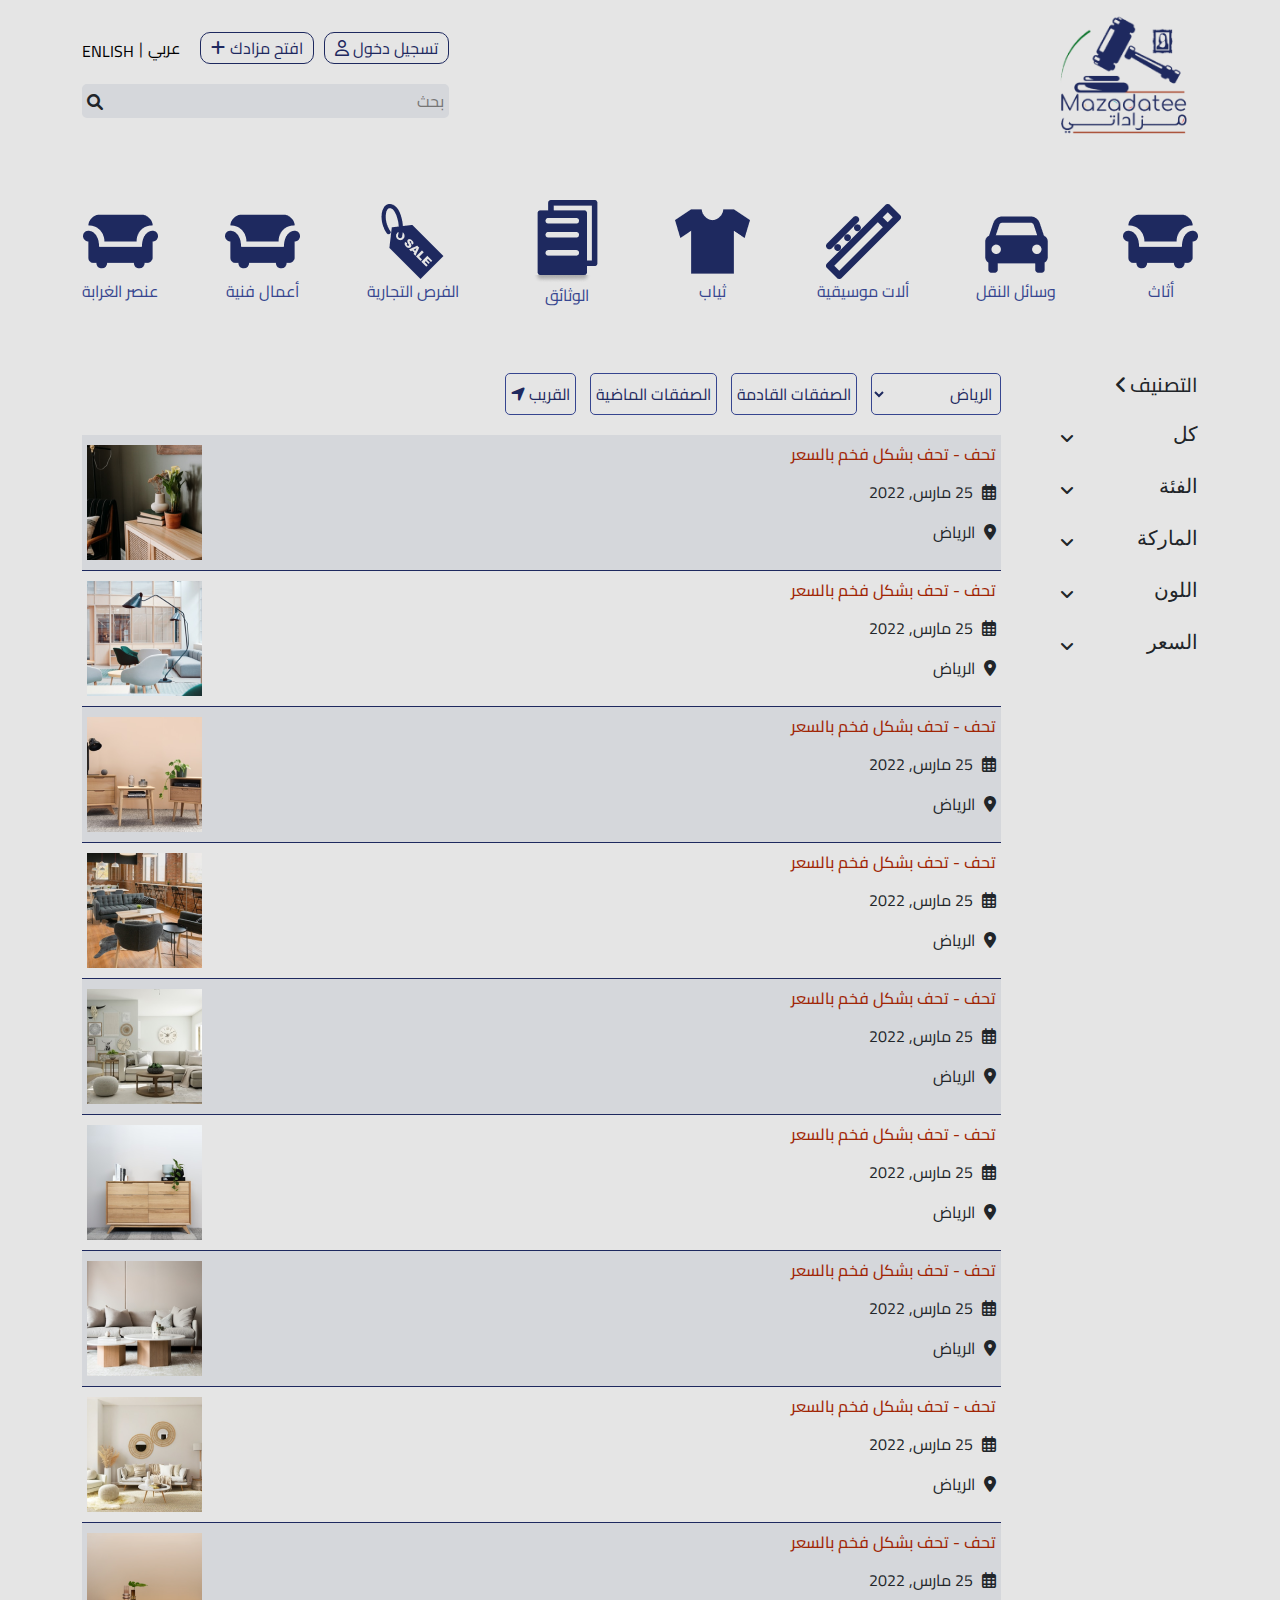
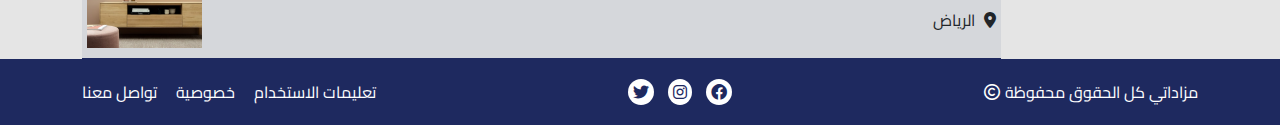
<file: index.html>
<!DOCTYPE html>
<html lang="en" dir="rtl">
  <head>
    <meta charset="UTF-8" />
    <meta http-equiv="X-UA-Compatible" content="IE=edge" />
    <meta name="viewport" content="width=device-width, initial-scale=1.0" />
    <title>Document</title>
    <!-- icon fontawesome -->
    <link rel="stylesheet" href="./css/all.min.css" />
    <!-- bootstrap file -->
    <link rel="stylesheet" href="./css/bootstrap.min.css" />

    <!-- <link
      href="https://cdn.jsdelivr.net/npm/bootstrap@5.1.3/dist/css/bootstrap.min.css"
      rel="stylesheet"
      integrity="sha384-1BmE4kWBq78iYhFldvKuhfTAU6auU8tT94WrHftjDbrCEXSU1oBoqyl2QvZ6jIW3"
      crossorigin="anonymous"
    /> -->

    <link rel="preconnect" href="https://fonts.googleapis.com" />
    <link rel="preconnect" href="https://fonts.gstatic.com" crossorigin />
    <link
      href="https://fonts.googleapis.com/css2?family=Cairo:wght@300;400;700&display=swap"
      rel="stylesheet"
    />

    <!-- googl fonts -->
    <link rel="preconnect" href="https://fonts.googleapis.com" />
    <link rel="preconnect" href="https://fonts.gstatic.com" crossorigin />
    <link
      href="https://fonts.googleapis.com/css2?family=Cairo:wght@300;400;700&display=swap"
      rel="stylesheet"
    />

    <!-- my css file -->
    <link rel="stylesheet" href="./css/main.css" />
  </head>
  <body>
    <!-- start section nav -->
    <section class="Nav">
      <div class="container">
        <div class="img-text-nav-all">
          <div class="img-nav">
            <a href="./index.html">
              <img src="./images/image-1.png" alt="" />
            </a>
          </div>

          <div class="lang-sign-efta7mzad-input">
            <div class="lang-sign-efta7mzad">

              <div class="sign-mzadak">
                <!-- <button>ﺗﺴﺠﻴﻞ دﺧﻮل <i class="fa-regular fa-user"></i></button> -->
                <!-- start model nav -->
                <div class="modal fade" id="exampleModalToggle" aria-hidden="true" aria-labelledby="exampleModalToggleLabel" tabindex="-1">
                  <div class="modal-dialog modal-dialog-centered">
                    <div class="modal-content">
                      <div class="modal-header">
                        <button type="button" class="btn-close" data-bs-dismiss="modal" aria-label="Close"></button>
                        <h5 class="modal-title" id="exampleModalToggleLabel">ﺗﺴﺠﻴﻞ دﺧﻮل</h5>
                      </div>
                      <div class="modal-body">
                        <input class="input-input" type="email" placeholder=" اﻟﺒﺮﻳﺪ اﻟﺄﻟﻜﺘﺮوﻧﻲ">
                        <input class="input-input" type="password" placeholder="كلمة المرور">
                        <div class="check-model">
                          <input type="checkbox">
                          <a href="./termsandcondition.html">الشروط والأحكام</a>
                        </div>
                        <button>تسجيل دخول</button>
                      </div>
                      <div class="modal-footer">
                        <div class="img-model">
                          <a class="a-exept" href="http://www.facebook.com">
                            <img src="./images/img-face-model.png" alt="">
                          </a>
                          <a class="a-exept" href="http://www.googlplay.com">
                            <img src="./images/img-google-model.png" alt="">
                          </a>
                          <a class="a-exept" href="https://www.apple.com/eg/">
                            <img src="./images/img-apple-model.png" alt="">
                          </a>
                        </div>
                        <div class="e4trak">
                          <p>ليس لديك حساب؟</p>
                          <button class="btn btn-primary" data-bs-target="#exampleModalToggle2" data-bs-toggle="modal">اشتراك</button>
                        </div>
                      </div>
                    </div>
                  </div>
                </div>
                <!-- ^&^&&^ -->
                <div class="modal fade" id="exampleModalToggle2" aria-hidden="true" aria-labelledby="exampleModalToggleLabel2" tabindex="-1">
                  <div class="modal-dialog modal-dialog-centered">
                    <div class="modal-content">
                      <div class="modal-header">
                        <button type="button" class="btn-close" data-bs-dismiss="modal" aria-label="Close"></button>
                        <h5 class="modal-title" id="exampleModalToggleLabel2">انشاء حساب</h5>
                      </div>
                      <div class="modal-body">
                        <input class="input-input" type="text" placeholder="الأسم">
                        <input class="input-input" type="email" placeholder=" اﻟﺒﺮﻳﺪ اﻟﺄﻟﻜﺘﺮوﻧﻲ">
                        <input class="input-input" type="password" placeholder="كلمة المرور">
                        <input class="input-input" type="password" placeholder=" تأكيد كلمة المرور">
                        <div class="check-model">
                          <input type="checkbox">
                          <a href="./termsandcondition.html">الشروط والأحكام</a>
                        </div>
                        <button>تسجيل دخول</button>
                      </div>
                      <div class="modal-footer">
                        <div class="img-model">
                          <a href="http://">
                            <img src="./images/img-face-model.png" alt="">
                          </a>
                          <a href="http://">
                            <img src="./images/img-google-model.png" alt="">
                          </a>
                          <a href="http://">
                            <img src="./images/img-apple-model.png" alt="">
                          </a>
                        </div>
                        <div class="e4trak">
                          <p>هل لديك حساب؟</p>
                          <button class="btn btn-primary" data-bs-target="#exampleModalToggle" data-bs-toggle="modal">تسجيل الدخول</button>
                        </div>
                      </div>
                    </div>
                  </div>
                </div>
                <a class="btn-model-nav" data-bs-toggle="modal" href="#exampleModalToggle" role="button">ﺗﺴﺠﻴﻞ دﺧﻮل <i class="fa-regular fa-user"></i> </a>
                <!-- end model nav -->
                <a href="./advertismentpage1.html">افتح مزادك <i class="fa-solid fa-plus"></i></a>
              </div>

              <div class="lang">
                <a href="#">عربي</a>
                <span>|</span>
                <a class="eng" href="#">ENLISH</a>
              </div>
            </div>
            <div class="div-input">
              <input type="text" placeholder="بحث" />
              <i class="fa-solid fa-magnifying-glass"></i>
            </div>
          </div>
        </div>
      </div>
    </section>
    <!-- end section nav -->

    <!-- start section slide 1 -->
    <section class="slide-one-all">
      <div class="container">
        <div class="slide-one">
          <a href="#">
            <img src="./images/img-asas-slide.png" alt="" />
            <p>أثاث</p>
          </a>
          <a href="./home.html">
            <img src="./images/img-wsa2el-elna2l-slide.png" alt="" />
            <p>وﺳﺎﺋﻞ اﻟﻨﻘﻞ</p>
          </a>
          <a href="./home.html">
            <img src="./images/img-2alat-moseqya-slide.png" alt="" />
            <p>أﻟﺎت ﻣﻮﺳﻴﻘﻴﺔ</p>
          </a>
          <a href="./home.html">
            <img src="./images/img-lebs-slide.png" alt="" />
            <p>ثياب</p>
          </a>
          <a href="./home.html">
            <img src="./images/img-wsa2eq-slide.png" alt="" />
            <p>الوثائق</p>
          </a>
          <a href="./home.html">
            <img src="./images/img-foras-togarya-slide.png" alt="" />
            <p>اﻟﻔﺮص اﻟﺘﺠﺎرﻳﺔ</p>
          </a>
          <a href="./home.html">
            <img src="./images/img-a3mal-fnya-slide.png" alt="" />
            <p>أﻋﻤﺎل ﻓﻨﻴﺔ</p>
          </a>
          <a href="./home.html">
            <img src="./images/img-3nsr-8laba-slide.png" alt="" />
            <p>ﻋﻨﺼﺮ اﻟﻐﺮاﺑﺔ</p>
          </a>
        </div>
      </div>
    </section>
    <!-- end section slide 1 -->

    <!-- start section slide 2 -->
    <!-- <section class="slide-two-all">
      <div class="container">
        <div class="slide-two">
          <a href="#"> أﺛﺎث ﺧﺎرﺟﻲ </a>
          <a href="#">  أﺛﺎث ﻣﻜﺘﺒﻲ </a>
          <a href="#">  أدوات ﻣﻨﺰﻟﻴﺔ </a>
          <a href="#">  ﺗﺤﻒ ودﻳﻜﻮر </a>
          <a href="#">  ﺧﺰاﺋﻦ ودواﻟﻴﺐ </a>
          <a href="#">  ﻃﺎوﻟﺎت وﻛﺮاﺳﻲ </a>
          <a href="#">  ﻣﺠﺎﻟﺲ وﻓﺮوﺷﺎت </a>
          <a href="#">  أﺳﺮة وﻣﺮاﺗﺐ </a>
          <a href="#">  أﺳﺮة وﻣﺮاﺗﺐ </a>
          <a href="#">  أﺳﺮة وﻣﺮاﺗﺐ </a>
          <a href="#"> أﺛﺎث ﺧﺎرﺟﻲ </a>
        </div>
      </div>
    </section> -->
    <!-- end section slide 2 -->

    <!-- start section small box -->
    <section class="box-slide-all">
      <div class="container">
        <div class="box-slide-flex-all">
          <div class="slide-small-box-all">
            <div class="enwan-slide">
              <h5>التصنيف <i class="fa-solid fa-angle-left"></i></h5>
            </div>
            <div class="box-slide">
              <i class="fa-solid fa-angle-down down-one">
                <h5>ﻛﻞ</h5>
              </i>
              <div class="div-diplay-one active">
                <div class="f-l-e-x">
                  <input type="checkbox" />
                  <p>كل كل كل</p>
                </div>
                <div class="f-l-e-x">
                  <input type="checkbox" />
                  <p>كل كل كل</p>
                </div>
                <div class="f-l-e-x">
                  <input type="checkbox" />
                  <p>كل كل كل</p>
                </div>
              </div>
            </div>
            <div class="box-slide">
              <i class="fa-solid fa-angle-down down-two">
                <h5>الفئة</h5>
              </i>
              <div class="div-diplay-two active">
                <div class="f-l-e-x">
                  <input type="checkbox" />
                  <p>كل كل كل</p>
                </div>
                <div class="f-l-e-x">
                  <input type="checkbox" />
                  <p>كل كل كل</p>
                </div>
                <div class="f-l-e-x">
                  <input type="checkbox" />
                  <p>كل كل كل</p>
                </div>
              </div>
            </div>
            <div class="box-slide">
              <i class="fa-solid fa-angle-down down-three">
                <h5>الماركة</h5>
              </i>
              <div class="div-diplay-three active">
                <div class="f-l-e-x">
                  <input type="checkbox" />
                  <p>كل كل كل</p>
                </div>
                <div class="f-l-e-x">
                  <input type="checkbox" />
                  <p>كل كل كل</p>
                </div>
                <div class="f-l-e-x">
                  <input type="checkbox" />
                  <p>كل كل كل</p>
                </div>
              </div>
            </div>
            <div class="box-slide">
              <i class="fa-solid fa-angle-down down-four">
                <h5>اللون</h5>
              </i>
              <div class="div-diplay-four active">
                <div class="f-l-e-x">
                  <input type="checkbox" />
                  <p>كل كل كل</p>
                </div>
                <div class="f-l-e-x">
                  <input type="checkbox" />
                  <p>كل كل كل</p>
                </div>
                <div class="f-l-e-x">
                  <input type="checkbox" />
                  <p>كل كل كل</p>
                </div>
              </div>
            </div>
            <div class="box-slide">
              <i class="fa-solid fa-angle-down down-five">
                <h5>السعر</h5>
              </i>
              <div class="div-diplay-five active">
                <div class="f-l-e-x">
                  <input type="checkbox" />
                  <p>كل كل كل</p>
                </div>
                <div class="f-l-e-x">
                  <input type="checkbox" />
                  <p>كل كل كل</p>
                </div>
                <div class="f-l-e-x">
                  <input type="checkbox" />
                  <p>كل كل كل</p>
                </div>
              </div>
            </div>
          </div>
          <div class="small-box-all">
            <div class="e5tiarat-el-mnate2">
              <select>
                <option value="">الرياض</option>
                <option value="">الرياض</option>
                <option value="">الرياض</option>
              </select>
              <a href="#">الصفقات القادمة</a>
              <a href="#">الصفقات الماضية</a>
              <a href="#">القريب <i class="fa-solid fa-location-arrow"></i> </a>
            </div>
            <div class="small-box">
              <div class="text-small-box">
                <h6>ﺗﺤﻒ - ﺗﺤﻒ ﺑﺸﻜﻞ ﻓﺨﻢ ﺑﺎﻟﺴﻌﺮ</h6>
                <p><i class="fa-regular fa-calendar-days"></i> 25 مارس, 2022</p>
                <p><i class="fa-solid fa-location-dot"></i> الرياض</p>
              </div>
              <div class="img-small-box">
                <img src="./images/img-small-box-1.png" alt="" />
              </div>
            </div>
            <div class="small-box active">
              <div class="text-small-box">
                <h6>ﺗﺤﻒ - ﺗﺤﻒ ﺑﺸﻜﻞ ﻓﺨﻢ ﺑﺎﻟﺴﻌﺮ</h6>
                <p><i class="fa-regular fa-calendar-days"></i> 25 مارس, 2022</p>
                <p><i class="fa-solid fa-location-dot"></i> الرياض</p>
              </div>
              <div class="img-small-box">
                <img src="./images/img-small-box-2.png" alt="" />
              </div>
            </div>
            <div class="small-box">
              <div class="text-small-box">
                <h6>ﺗﺤﻒ - ﺗﺤﻒ ﺑﺸﻜﻞ ﻓﺨﻢ ﺑﺎﻟﺴﻌﺮ</h6>
                <p><i class="fa-regular fa-calendar-days"></i> 25 مارس, 2022</p>
                <p><i class="fa-solid fa-location-dot"></i> الرياض</p>
              </div>
              <div class="img-small-box">
                <img src="./images/img-small-box-3.png" alt="" />
              </div>
            </div>
            <div class="small-box active">
              <div class="text-small-box">
                <h6>ﺗﺤﻒ - ﺗﺤﻒ ﺑﺸﻜﻞ ﻓﺨﻢ ﺑﺎﻟﺴﻌﺮ</h6>
                <p><i class="fa-regular fa-calendar-days"></i> 25 مارس, 2022</p>
                <p><i class="fa-solid fa-location-dot"></i> الرياض</p>
              </div>
              <div class="img-small-box">
                <img src="./images/img-small-box-4.png" alt="" />
              </div>
            </div>
            <div class="small-box">
              <div class="text-small-box">
                <h6>ﺗﺤﻒ - ﺗﺤﻒ ﺑﺸﻜﻞ ﻓﺨﻢ ﺑﺎﻟﺴﻌﺮ</h6>
                <p><i class="fa-regular fa-calendar-days"></i> 25 مارس, 2022</p>
                <p><i class="fa-solid fa-location-dot"></i> الرياض</p>
              </div>
              <div class="img-small-box">
                <img src="./images/img-small-box-5.png" alt="" />
              </div>
            </div>
            <div class="small-box active">
              <div class="text-small-box">
                <h6>ﺗﺤﻒ - ﺗﺤﻒ ﺑﺸﻜﻞ ﻓﺨﻢ ﺑﺎﻟﺴﻌﺮ</h6>
                <p><i class="fa-regular fa-calendar-days"></i> 25 مارس, 2022</p>
                <p><i class="fa-solid fa-location-dot"></i> الرياض</p>
              </div>
              <div class="img-small-box">
                <img src="./images/img-small-box-6.png" alt="" />
              </div>
            </div>
            <div class="small-box">
              <div class="text-small-box">
                <h6>ﺗﺤﻒ - ﺗﺤﻒ ﺑﺸﻜﻞ ﻓﺨﻢ ﺑﺎﻟﺴﻌﺮ</h6>
                <p><i class="fa-regular fa-calendar-days"></i> 25 مارس, 2022</p>
                <p><i class="fa-solid fa-location-dot"></i> الرياض</p>
              </div>
              <div class="img-small-box">
                <img src="./images/img-small-box-7.png" alt="" />
              </div>
            </div>
            <div class="small-box active">
              <div class="text-small-box">
                <h6>ﺗﺤﻒ - ﺗﺤﻒ ﺑﺸﻜﻞ ﻓﺨﻢ ﺑﺎﻟﺴﻌﺮ</h6>
                <p><i class="fa-regular fa-calendar-days"></i> 25 مارس, 2022</p>
                <p><i class="fa-solid fa-location-dot"></i> الرياض</p>
              </div>
              <div class="img-small-box">
                <img src="./images/img-small-box-8.png" alt="" />
              </div>
            </div>
            <div class="small-box">
              <div class="text-small-box">
                <h6>ﺗﺤﻒ - ﺗﺤﻒ ﺑﺸﻜﻞ ﻓﺨﻢ ﺑﺎﻟﺴﻌﺮ</h6>
                <p><i class="fa-regular fa-calendar-days"></i> 25 مارس, 2022</p>
                <p><i class="fa-solid fa-location-dot"></i> الرياض</p>
              </div>
              <div class="img-small-box">
                <img src="./images/img-small-box-9.png" alt="" />
              </div>
            </div>
          </div>
        </div>
      </div>
    </section>
    <!-- end section small box -->

    <!-- start footer -->
    <footer>
      <div class="container">
        <div class="foot-all">
          <div class="text-foot">
            <p>ﻣﺰاداﺗﻲ ﻛﻞ اﻟﺤﻘﻮق ﻣﺤﻔﻮﻇﺔ <i class="fa-regular fa-copyright"></i>
            </p>
          </div>
          <div class="logo-foot">
            <a href="http://www.facebook.com"> <i class="fa-brands fa-facebook"></i> </a>
            <a href="http://www.instagram.com"> <i class="fa-brands fa-instagram"></i> </a>
            <a href="http://www.twitter.com"> <i class="fa-brands fa-twitter"></i> </a>
          </div>
          <div class="link-foot">
            <!-- <a href="#">ﻣﻦ ﻧﺤﻦ</a>
            <a href="#">أعمالنا</a> -->
            <a href="#">ﺗﻌﻠﻴﻤﺎت اﻟﺎﺳﺘﺨﺪام</a>
            <a href="#">خصوصية</a>
            <a href="./twasalm3na.html">تواصل معنا</a>
          </div>
        </div>
      </div>
    </footer>
    <!-- end footer -->

    <script src="./js/jquery-3.6.0.min.js"></script>
    <script src="./js/popper.min.js"></script>
    <script src="./js/bootstrap.bundle.js"></script>
    <!-- <script
      src="https://cdn.jsdelivr.net/npm/bootstrap@5.1.3/dist/js/bootstrap.min.js"
      integrity="sha384-QJHtvGhmr9XOIpI6YVutG+2QOK9T+ZnN4kzFN1RtK3zEFEIsxhlmWl5/YESvpZ13"
      crossorigin="anonymous"
    ></script> -->
    <script src="./js/main.js"></script>
  </body>
</html>
</file>
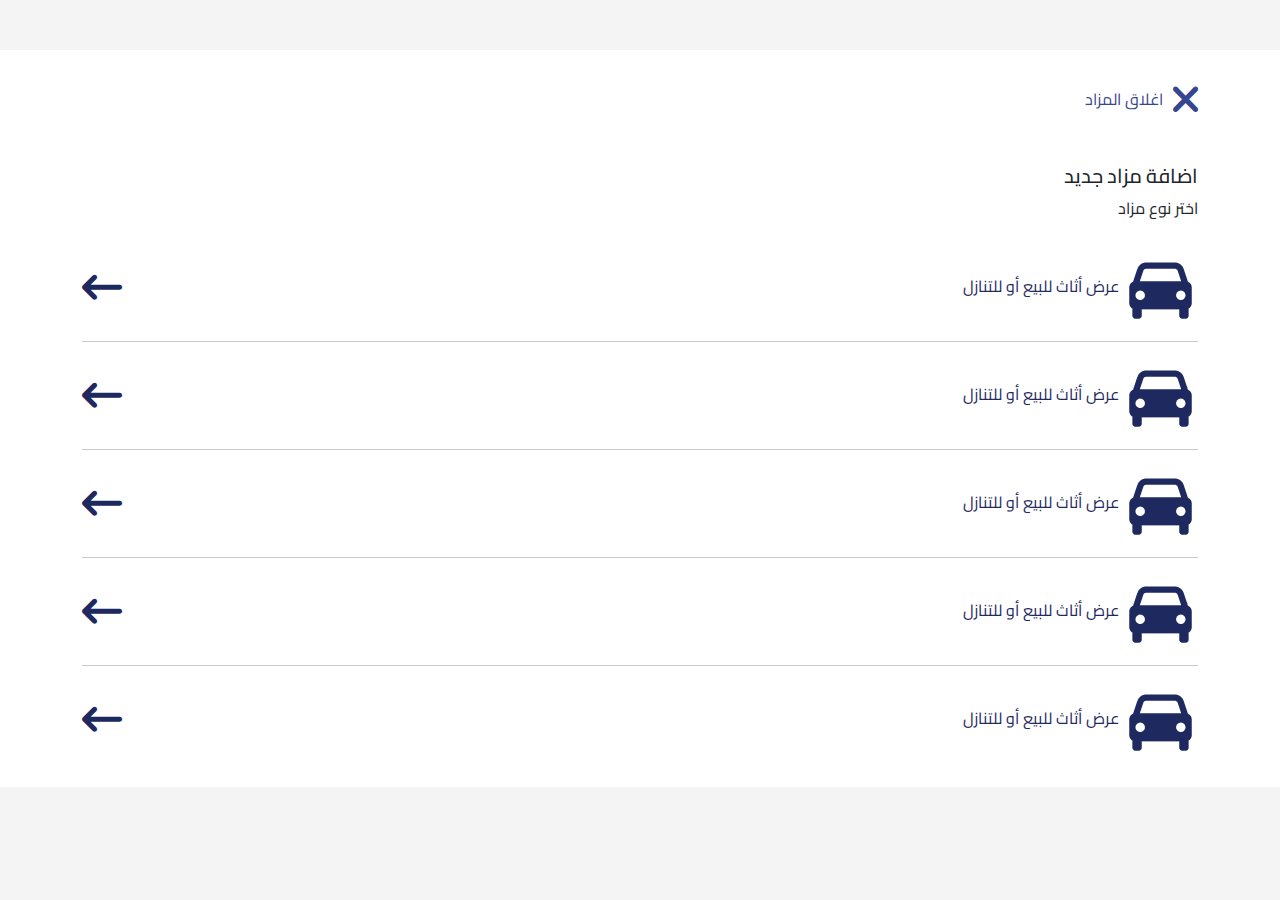
<file: advertismentpage1.html>
<!DOCTYPE html>
<html lang="en" dir="rtl">
  <head>
    <meta charset="UTF-8" />
    <meta http-equiv="X-UA-Compatible" content="IE=edge" />
    <meta name="viewport" content="width=device-width, initial-scale=1.0" />
    <title>Document</title>
    <!-- icon fontawesome -->
    <link rel="stylesheet" href="./css/all.min.css" />
    <!-- bootstrap file -->
    <link rel="stylesheet" href="./css/bootstrap.min.css" />

    <!-- <link
      href="https://cdn.jsdelivr.net/npm/bootstrap@5.1.3/dist/css/bootstrap.min.css"
      rel="stylesheet"
      integrity="sha384-1BmE4kWBq78iYhFldvKuhfTAU6auU8tT94WrHftjDbrCEXSU1oBoqyl2QvZ6jIW3"
      crossorigin="anonymous"
    /> -->

    <link rel="preconnect" href="https://fonts.googleapis.com" />
    <link rel="preconnect" href="https://fonts.gstatic.com" crossorigin />
    <link
      href="https://fonts.googleapis.com/css2?family=Cairo:wght@300;400;700&display=swap"
      rel="stylesheet"
    />

    <!-- googl fonts -->
    <link rel="preconnect" href="https://fonts.googleapis.com" />
    <link rel="preconnect" href="https://fonts.gstatic.com" crossorigin />
    <link
      href="https://fonts.googleapis.com/css2?family=Cairo:wght@300;400;700&display=swap"
      rel="stylesheet"
    />

    <!-- my css file -->
    <link rel="stylesheet" href="./css/advertismentpage1.css" />
  </head>
  <body>
    <!-- start section terms -->
    <section class="section-terms">
      <div class="container">
        <div class="enwan-page">
          <div class="arrow-page">
            <a href="./index.html">
              <p> <i class="fa-solid fa-xmark"></i> اغلاق المزاد</p>
              <!-- <i class="fa-solid fa-xmark"></i> -->
            </a>
            <h5>اﺿﺎﻓﺔ مزاد ﺟﺪﻳﺪ</h5>
            <p>اﺧﺘﺮ ﻧﻮع مزاد</p>
          </div>
        </div>
        <div class="text-link-all">
          <div class="text-link">
            <a href="./advertismentpage2.html">
              <div class="text-img">
                <p>
                  <img src="./images/img-wsa2el-elna2l-slide.png" alt="" /> ﻋﺮض أﺛﺎث ﻟﻠﺒﻴﻊ أو ﻟﻠﺘﻨﺎزل
                </p>
              </div>
              <div class="icon-text">
                <i class="fa-solid fa-arrow-left-long"></i>
              </div>
            </a>
          </div>
          <hr />
          <div class="text-link">
            <a href="./advertismentpage2.html">
              <div class="text-img">
                <p>
                  <img src="./images/img-wsa2el-elna2l-slide.png" alt="" /> ﻋﺮض أﺛﺎث ﻟﻠﺒﻴﻊ أو ﻟﻠﺘﻨﺎزل
                </p>
              </div>
              <div class="icon-text">
                <i class="fa-solid fa-arrow-left-long"></i>
              </div>
            </a>
          </div>
          <hr />
          <div class="text-link">
            <a href="./advertismentpage2.html">
              <div class="text-img">
                <p>
                  <img src="./images/img-wsa2el-elna2l-slide.png" alt="" /> ﻋﺮض أﺛﺎث ﻟﻠﺒﻴﻊ أو ﻟﻠﺘﻨﺎزل
                </p>
              </div>
              <div class="icon-text">
                <i class="fa-solid fa-arrow-left-long"></i>
              </div>
            </a>
          </div>
          <hr />
          <div class="text-link">
            <a href="./advertismentpage2.html">
              <div class="text-img">
                <p>
                  <img src="./images/img-wsa2el-elna2l-slide.png" alt="" /> ﻋﺮض أﺛﺎث ﻟﻠﺒﻴﻊ أو ﻟﻠﺘﻨﺎزل
                </p>
              </div>
              <div class="icon-text">
                <i class="fa-solid fa-arrow-left-long"></i>
              </div>
            </a>
          </div>
          <hr />
          <div class="text-link">
            <a href="./advertismentpage2.html">
              <div class="text-img">
                <p>
                  <img src="./images/img-wsa2el-elna2l-slide.png" alt="" /> ﻋﺮض أﺛﺎث ﻟﻠﺒﻴﻊ أو ﻟﻠﺘﻨﺎزل
                </p>
              </div>
              <div class="icon-text">
                <i class="fa-solid fa-arrow-left-long"></i>
              </div>
            </a>
          </div>
        </div>
      </div>
    </section>
    <!-- end section terms -->

    <script src="./js/jquery-3.6.0.min.js"></script>
    <script src="./js/popper.min.js"></script>
    <script src="./js/bootstrap.bundle.js"></script>
    <!-- <script
      src="https://cdn.jsdelivr.net/npm/bootstrap@5.1.3/dist/js/bootstrap.min.js"
      integrity="sha384-QJHtvGhmr9XOIpI6YVutG+2QOK9T+ZnN4kzFN1RtK3zEFEIsxhlmWl5/YESvpZ13"
      crossorigin="anonymous"
    ></script> -->
    <script src="./js/main.js"></script>
  </body>
</html>
</file>
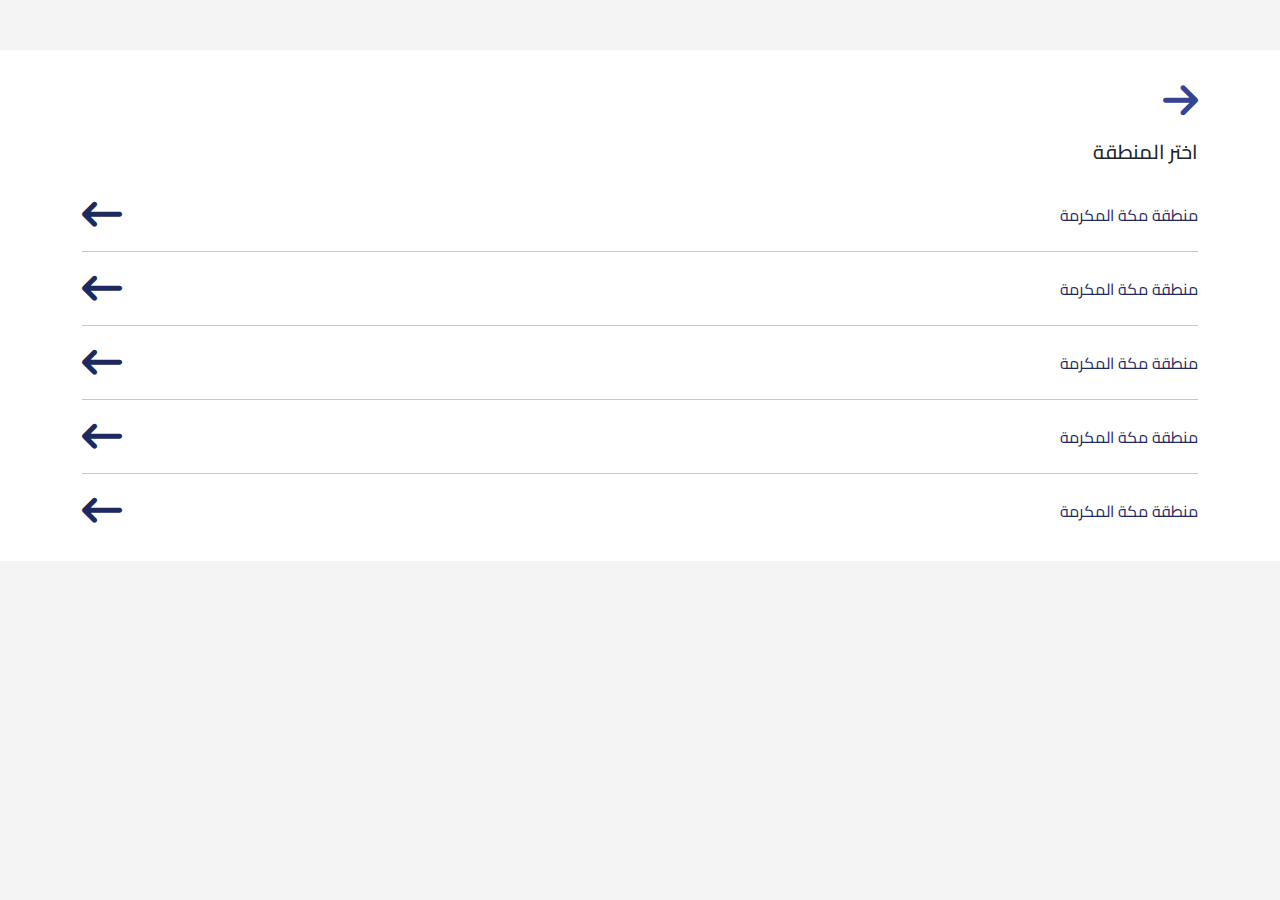
<file: advertismentpage2.html>
<!DOCTYPE html>
<html lang="en" dir="rtl">
  <head>
    <meta charset="UTF-8" />
    <meta http-equiv="X-UA-Compatible" content="IE=edge" />
    <meta name="viewport" content="width=device-width, initial-scale=1.0" />
    <title>Document</title>
    <!-- icon fontawesome -->
    <link rel="stylesheet" href="./css/all.min.css" />
    <!-- bootstrap file -->
    <link rel="stylesheet" href="./css/bootstrap.min.css" />

    <!-- <link
      href="https://cdn.jsdelivr.net/npm/bootstrap@5.1.3/dist/css/bootstrap.min.css"
      rel="stylesheet"
      integrity="sha384-1BmE4kWBq78iYhFldvKuhfTAU6auU8tT94WrHftjDbrCEXSU1oBoqyl2QvZ6jIW3"
      crossorigin="anonymous"
    /> -->

    <link rel="preconnect" href="https://fonts.googleapis.com" />
    <link rel="preconnect" href="https://fonts.gstatic.com" crossorigin />
    <link
      href="https://fonts.googleapis.com/css2?family=Cairo:wght@300;400;700&display=swap"
      rel="stylesheet"
    />

    <!-- googl fonts -->
    <link rel="preconnect" href="https://fonts.googleapis.com" />
    <link rel="preconnect" href="https://fonts.gstatic.com" crossorigin />
    <link
      href="https://fonts.googleapis.com/css2?family=Cairo:wght@300;400;700&display=swap"
      rel="stylesheet"
    />

    <!-- my css file -->
    <link rel="stylesheet" href="./css/advertismentpage2.css" />
  </head>
  <body>
    <!-- start section terms -->
    <section class="section-terms">
      <div class="container">
        <div class="enwan-page">
          <div class="arrow-page">
            <a href="./advertismentpage1.html">
              <i class="fa-solid fa-arrow-right"></i>
            </a>
            <h5>اﺧﺘﺮ اﻟﻤﻨﻄﻘﺔ</h5>
          </div>
        </div>
        <div class="text-link-all">
          <div class="text-link">
            <a href="./advertismentpage3.html">
              <div class="text-img">
                <p>ﻣﻨﻄﻘﺔ ﻣﻜﺔ اﻟﻤﻜﺮﻣﺔ</p>
              </div>
              <div class="icon-text">
                <i class="fa-solid fa-arrow-left-long"></i>
              </div>
            </a>
          </div>
          <hr />
          <div class="text-link">
            <a href="./advertismentpage3.html">
              <div class="text-img">
                <p>ﻣﻨﻄﻘﺔ ﻣﻜﺔ اﻟﻤﻜﺮﻣﺔ</p>
              </div>
              <div class="icon-text">
                <i class="fa-solid fa-arrow-left-long"></i>
              </div>
            </a>
          </div>
          <hr />
          <div class="text-link">
            <a href="./advertismentpage3.html">
              <div class="text-img">
                <p>ﻣﻨﻄﻘﺔ ﻣﻜﺔ اﻟﻤﻜﺮﻣﺔ</p>
              </div>
              <div class="icon-text">
                <i class="fa-solid fa-arrow-left-long"></i>
              </div>
            </a>
          </div>
          <hr />
          <div class="text-link">
            <a href="./advertismentpage3.html">
              <div class="text-img">
                <p>ﻣﻨﻄﻘﺔ ﻣﻜﺔ اﻟﻤﻜﺮﻣﺔ</p>
              </div>
              <div class="icon-text">
                <i class="fa-solid fa-arrow-left-long"></i>
              </div>
            </a>
          </div>
          <hr />
          <div class="text-link">
            <a href="./advertismentpage3.html">
              <div class="text-img">
                <p>ﻣﻨﻄﻘﺔ ﻣﻜﺔ اﻟﻤﻜﺮﻣﺔ</p>
              </div>
              <div class="icon-text">
                <i class="fa-solid fa-arrow-left-long"></i>
              </div>
            </a>
          </div>
        </div>
      </div>
    </section>
    <!-- end section terms -->

    <script src="./js/jquery-3.6.0.min.js"></script>
    <script src="./js/popper.min.js"></script>
    <script src="./js/bootstrap.bundle.js"></script>
    <!-- <script
      src="https://cdn.jsdelivr.net/npm/bootstrap@5.1.3/dist/js/bootstrap.min.js"
      integrity="sha384-QJHtvGhmr9XOIpI6YVutG+2QOK9T+ZnN4kzFN1RtK3zEFEIsxhlmWl5/YESvpZ13"
      crossorigin="anonymous"
    ></script> -->
    <script src="./js/main.js"></script>
  </body>
</html>
</file>
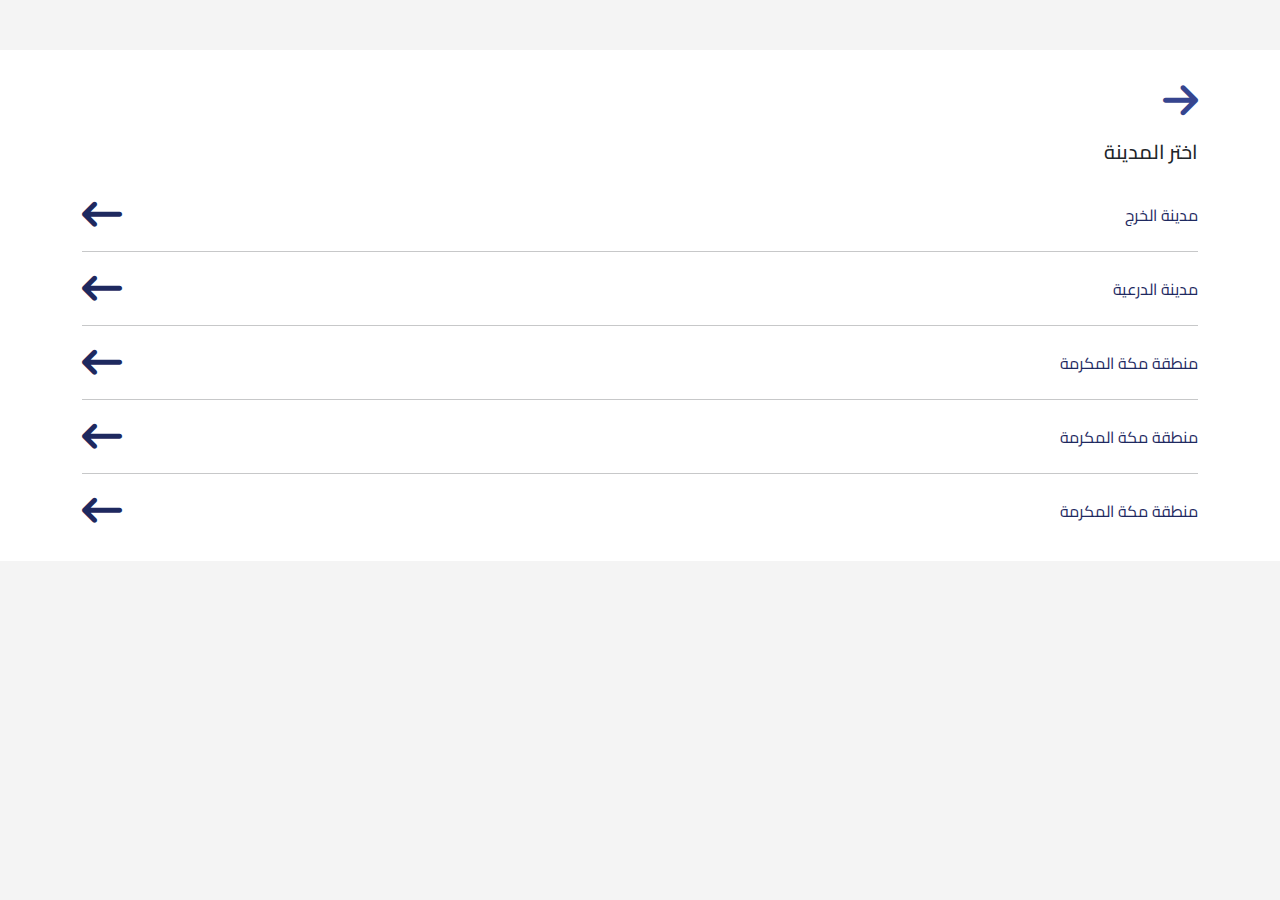
<file: advertismentpage3.html>
<!DOCTYPE html>
<html lang="en" dir="rtl">
  <head>
    <meta charset="UTF-8" />
    <meta http-equiv="X-UA-Compatible" content="IE=edge" />
    <meta name="viewport" content="width=device-width, initial-scale=1.0" />
    <title>Document</title>
    <!-- icon fontawesome -->
    <link rel="stylesheet" href="./css/all.min.css" />
    <!-- bootstrap file -->
    <link rel="stylesheet" href="./css/bootstrap.min.css" />

    <!-- <link
      href="https://cdn.jsdelivr.net/npm/bootstrap@5.1.3/dist/css/bootstrap.min.css"
      rel="stylesheet"
      integrity="sha384-1BmE4kWBq78iYhFldvKuhfTAU6auU8tT94WrHftjDbrCEXSU1oBoqyl2QvZ6jIW3"
      crossorigin="anonymous"
    /> -->

    <link rel="preconnect" href="https://fonts.googleapis.com" />
    <link rel="preconnect" href="https://fonts.gstatic.com" crossorigin />
    <link
      href="https://fonts.googleapis.com/css2?family=Cairo:wght@300;400;700&display=swap"
      rel="stylesheet"
    />

    <!-- googl fonts -->
    <link rel="preconnect" href="https://fonts.googleapis.com" />
    <link rel="preconnect" href="https://fonts.gstatic.com" crossorigin />
    <link
      href="https://fonts.googleapis.com/css2?family=Cairo:wght@300;400;700&display=swap"
      rel="stylesheet"
    />

    <!-- my css file -->
    <link rel="stylesheet" href="./css/advertismentpage3.css" />
  </head>
  <body>
    <!-- start section terms -->
    <section class="section-terms">
      <div class="container">
        <div class="enwan-page">
          <div class="arrow-page">
            <a href="./advertismentpage2.html">
              <i class="fa-solid fa-arrow-right"></i>
            </a>
            <h5>اﺧﺘﺮ اﻟﻤﺪﻳﻨﺔ</h5>
          </div>
        </div>
        <div class="text-link-all">
          <div class="text-link">
            <a href="./advertismentpage4.html">
              <div class="text-img">
                <p>ﻣﺪﻳﻨﺔ اﻟﺨﺮج</p>
              </div>
              <div class="icon-text">
                <i class="fa-solid fa-arrow-left-long"></i>
              </div>
            </a>
          </div>
          <hr />
          <div class="text-link">
            <a href="./advertismentpage4.html">
              <div class="text-img">
                <p>ﻣﺪﻳﻨﺔ اﻟﺪرﻋﻴﺔ</p>
              </div>
              <div class="icon-text">
                <i class="fa-solid fa-arrow-left-long"></i>
              </div>
            </a>
          </div>
          <hr />
          <div class="text-link">
            <a href="./advertismentpage4.html">
              <div class="text-img">
                <p>ﻣﻨﻄﻘﺔ ﻣﻜﺔ اﻟﻤﻜﺮﻣﺔ</p>
              </div>
              <div class="icon-text">
                <i class="fa-solid fa-arrow-left-long"></i>
              </div>
            </a>
          </div>
          <hr />
          <div class="text-link">
            <a href="./advertismentpage4.html">
              <div class="text-img">
                <p>ﻣﻨﻄﻘﺔ ﻣﻜﺔ اﻟﻤﻜﺮﻣﺔ</p>
              </div>
              <div class="icon-text">
                <i class="fa-solid fa-arrow-left-long"></i>
              </div>
            </a>
          </div>
          <hr />
          <div class="text-link">
            <a href="./advertismentpage4.html">
              <div class="text-img">
                <p>ﻣﻨﻄﻘﺔ ﻣﻜﺔ اﻟﻤﻜﺮﻣﺔ</p>
              </div>
              <div class="icon-text">
                <i class="fa-solid fa-arrow-left-long"></i>
              </div>
            </a>
          </div>
        </div>
      </div>
    </section>
    <!-- end section terms -->

    <script src="./js/jquery-3.6.0.min.js"></script>
    <script src="./js/popper.min.js"></script>
    <script src="./js/bootstrap.bundle.js"></script>
    <!-- <script
      src="https://cdn.jsdelivr.net/npm/bootstrap@5.1.3/dist/js/bootstrap.min.js"
      integrity="sha384-QJHtvGhmr9XOIpI6YVutG+2QOK9T+ZnN4kzFN1RtK3zEFEIsxhlmWl5/YESvpZ13"
      crossorigin="anonymous"
    ></script> -->
    <script src="./js/main.js"></script>
  </body>
</html>
</file>
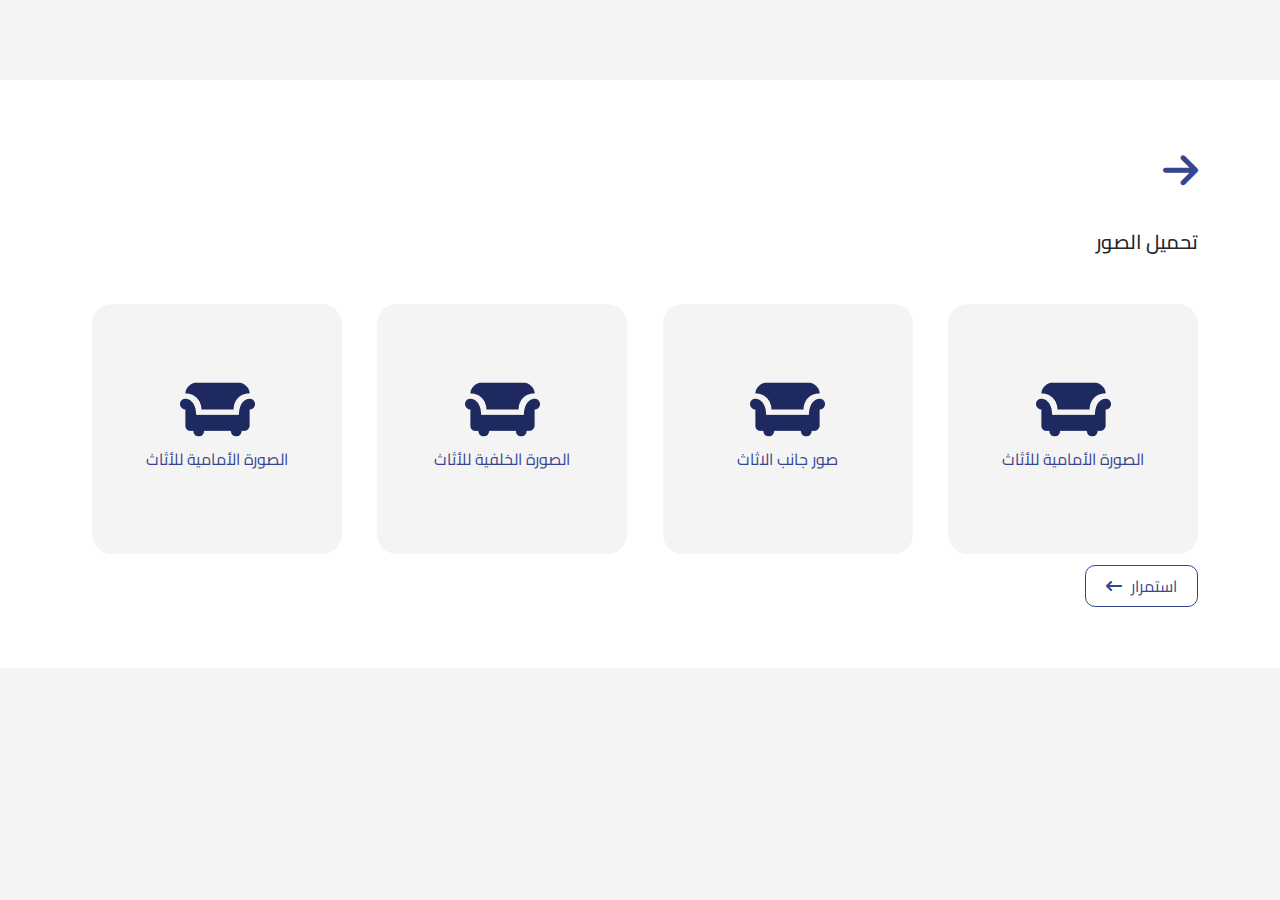
<file: advertismentpage4.html>
<!DOCTYPE html>
<html lang="en" dir="rtl">
  <head>
    <meta charset="UTF-8" />
    <meta http-equiv="X-UA-Compatible" content="IE=edge" />
    <meta name="viewport" content="width=device-width, initial-scale=1.0" />
    <title>Document</title>
    <!-- icon fontawesome -->
    <link rel="stylesheet" href="./css/all.min.css" />
    <!-- bootstrap file -->
    <link rel="stylesheet" href="./css/bootstrap.min.css" />

    <!-- <link
      href="https://cdn.jsdelivr.net/npm/bootstrap@5.1.3/dist/css/bootstrap.min.css"
      rel="stylesheet"
      integrity="sha384-1BmE4kWBq78iYhFldvKuhfTAU6auU8tT94WrHftjDbrCEXSU1oBoqyl2QvZ6jIW3"
      crossorigin="anonymous"
    /> -->

    <link rel="preconnect" href="https://fonts.googleapis.com" />
    <link rel="preconnect" href="https://fonts.gstatic.com" crossorigin />
    <link
      href="https://fonts.googleapis.com/css2?family=Cairo:wght@300;400;700&display=swap"
      rel="stylesheet"
    />

    <!-- googl fonts -->
    <link rel="preconnect" href="https://fonts.googleapis.com" />
    <link rel="preconnect" href="https://fonts.gstatic.com" crossorigin />
    <link
      href="https://fonts.googleapis.com/css2?family=Cairo:wght@300;400;700&display=swap"
      rel="stylesheet"
    />

    <!-- my css file -->
    <link rel="stylesheet" href="./css/advertismentpage4.css" />
  </head>
  <body>
    <!-- start page 4 -->
    <section class="sec-page">
      <div class="container">
        <div class="enwan-page">
          <div class="arrow-page">
            <a href="./advertismentpage3.html">
              <i class="fa-solid fa-arrow-right"></i>
            </a>
          </div>
          <h5>ﺗﺤﻤﻴﻞ اﻟﺼﻮر</h5>
        </div>

        <div class="box-img-all">
            <a href="#">
                <div class="box-img">
                    <img src="./images/img-a3mal-fnya-slide.png" alt="">
                    <p>اﻟﺼﻮرة اﻟﺄﻣﺎﻣﻴﺔ ﻟﻠﺄﺛﺎث</p>
                </div>
            </a>
            <a href="#">
                <div class="box-img">
                    <img src="./images/img-a3mal-fnya-slide.png" alt="">
                    <p>ﺻﻮر ﺟﺎﻧﺐ اﻟﺎﺛﺎث</p>
                </div>
            </a>
            <a href="#">
                <div class="box-img">
                    <img src="./images/img-a3mal-fnya-slide.png" alt="">
                    <p>اﻟﺼﻮرة اﻟﺨﻠﻔﻴﺔ ﻟﻠﺄﺛﺎث</p>
                </div>
            </a>
            <a href="#">
                <div class="box-img">
                    <img src="./images/img-a3mal-fnya-slide.png" alt="">
                    <p>اﻟﺼﻮرة اﻟﺄﻣﺎﻣﻴﺔ ﻟﻠﺄﺛﺎث</p>
                </div>
            </a>
        </div>
        <div class="btn-box">
          <a href="./advertismentpage5.html">استمرار <i class="fa-solid fa-arrow-left-long"></i></a>
            <!-- <button>استمرار <i class="fa-solid fa-arrow-left-long"></i> </button> -->
        </div>
      </div>
    </section>
    <!-- end page 4 -->

    <script src="./js/jquery-3.6.0.min.js"></script>
    <script src="./js/popper.min.js"></script>
    <script src="./js/bootstrap.bundle.js"></script>
    <!-- <script
      src="https://cdn.jsdelivr.net/npm/bootstrap@5.1.3/dist/js/bootstrap.min.js"
      integrity="sha384-QJHtvGhmr9XOIpI6YVutG+2QOK9T+ZnN4kzFN1RtK3zEFEIsxhlmWl5/YESvpZ13"
      crossorigin="anonymous"
    ></script> -->
    <script src="./js/main.js"></script>
  </body>
</html>
</file>
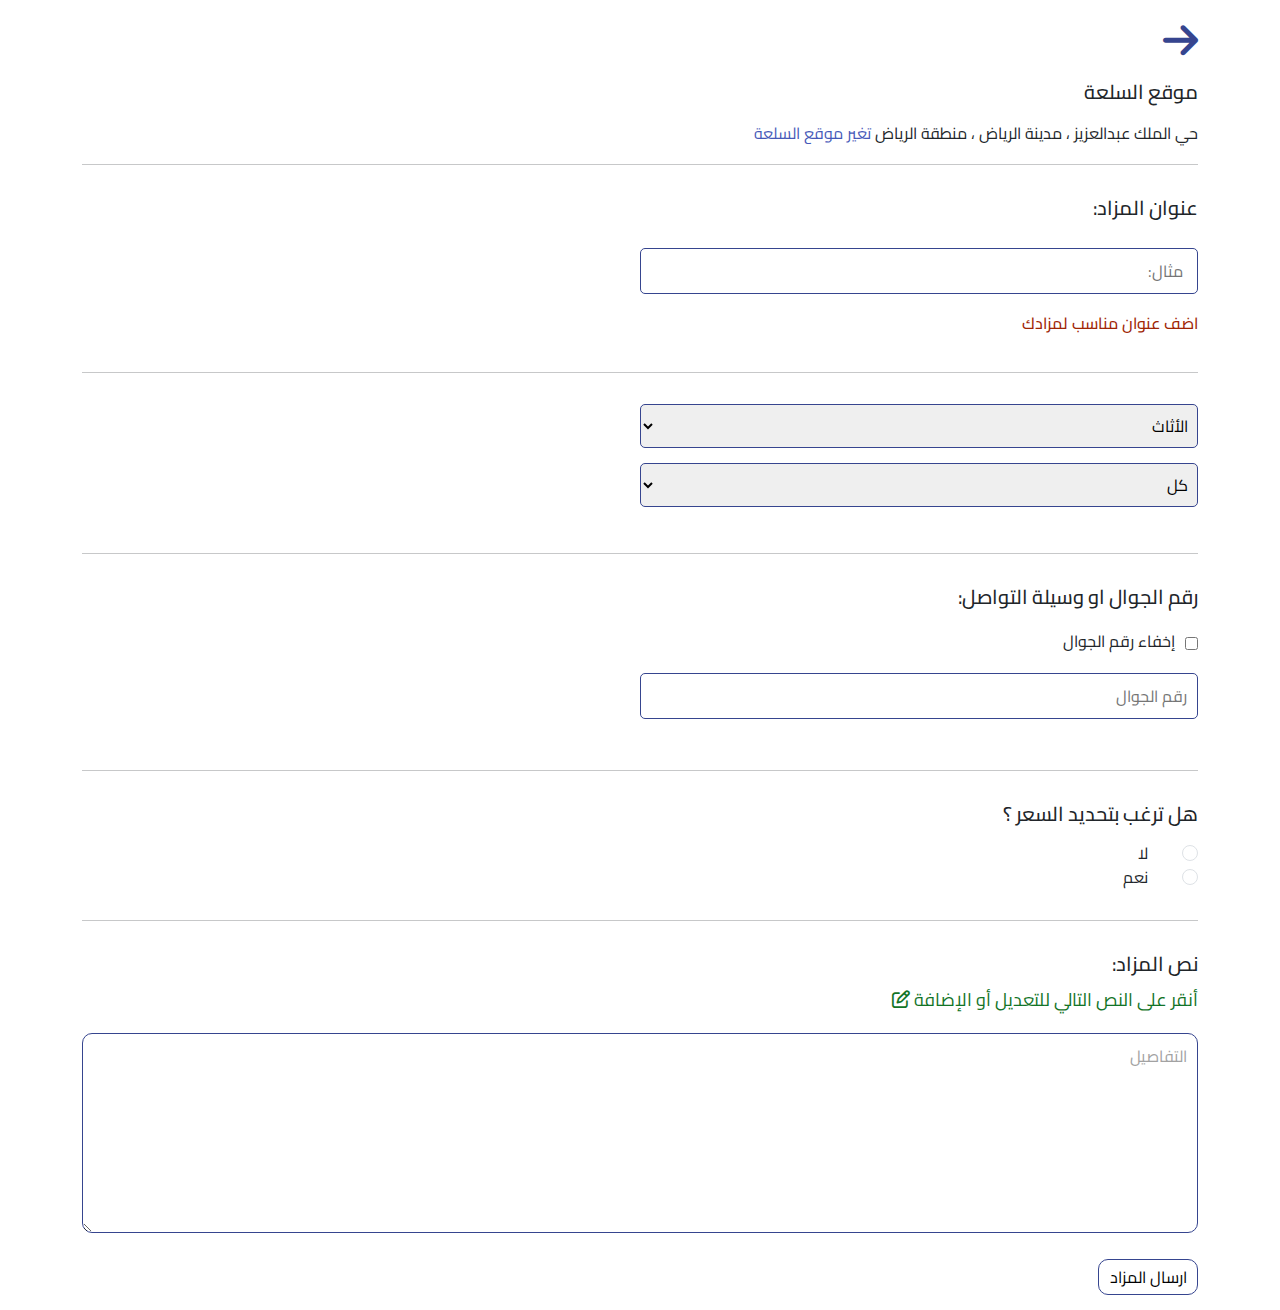
<file: advertismentpage5.html>
<!DOCTYPE html>
<html lang="en" dir="rtl">
  <head>
    <meta charset="UTF-8" />
    <meta http-equiv="X-UA-Compatible" content="IE=edge" />
    <meta name="viewport" content="width=device-width, initial-scale=1.0" />
    <title>Document</title>
    <!-- icon fontawesome -->
    <link rel="stylesheet" href="./css/all.min.css" />
    <!-- bootstrap file -->
    <link rel="stylesheet" href="./css/bootstrap.min.css" />

    <!-- <link
      href="https://cdn.jsdelivr.net/npm/bootstrap@5.1.3/dist/css/bootstrap.min.css"
      rel="stylesheet"
      integrity="sha384-1BmE4kWBq78iYhFldvKuhfTAU6auU8tT94WrHftjDbrCEXSU1oBoqyl2QvZ6jIW3"
      crossorigin="anonymous"
    /> -->

    <link rel="preconnect" href="https://fonts.googleapis.com" />
    <link rel="preconnect" href="https://fonts.gstatic.com" crossorigin />
    <link
      href="https://fonts.googleapis.com/css2?family=Cairo:wght@300;400;700&display=swap"
      rel="stylesheet"
    />

    <!-- googl fonts -->
    <link rel="preconnect" href="https://fonts.googleapis.com" />
    <link rel="preconnect" href="https://fonts.gstatic.com" crossorigin />
    <link
      href="https://fonts.googleapis.com/css2?family=Cairo:wght@300;400;700&display=swap"
      rel="stylesheet"
    />

    <!-- my css file -->
    <link rel="stylesheet" href="./css/advertismentpage5.css" />
  </head>
  <body>
    <!-- start page 5 -->
    <section class="sec-page">
      <div class="container">
        <div class="page-all">
          <div class="enwan-page">
            <div class="arrow-page">
              <a href="./advertismentpage4.html">
                <i class="fa-solid fa-arrow-right"></i>
              </a>
            </div>
            <h5>ﻣﻮﻗﻊ اﻟﺴﻠﻌﺔ</h5>
            <p>
              ﺣﻲ اﻟﻤﻠﻚ ﻋﺒﺪاﻟﻌﺰﻳﺰ ، ﻣﺪﻳﻨﺔ اﻟﺮﻳﺎض ، ﻣﻨﻄﻘﺔ اﻟﺮﻳﺎض
              <a href="./advertismentpage2.html"> ﺗﻐﻴﺮ ﻣﻮﻗﻊ اﻟﺴﻠﻌﺔ </a>
            </p>
          </div>
          <hr />
          <div class="sec-two">
            <h5>ﻋﻨﻮان المزاد:</h5>
            <input type="text" placeholder=" ﻣﺜﺎل:" required />
            <h6>اﺿﻒ ﻋﻨﻮان ﻣﻨﺎﺳﺐ لمزادك</h6>
          </div>
          <hr />
          <div class="sec-three">
            <select required>
              <option>الأثاث</option>
              <option>الأثاث</option>
              <option>الأثاث</option>
            </select>
            <select required>
              <option>كل</option>
              <option>كل</option>
              <option>كل</option>
            </select>
          </div>
          <hr />
          <div class="sec-four">
            <h5>رﻗﻢ اﻟﺠﻮال او وﺳﻴﻠﺔ اﻟﺘﻮاﺻﻞ:</h5>
            <div class="check-pass">
              <input type="checkbox" />
              <p>إﺧﻔﺎء رﻗﻢ اﻟﺠﻮال</p>
            </div>
            <input
              class="input-pass"
              type="number"
              placeholder="رقم الجوال"
              required
            />
          </div>
          <hr />
          <div class="sec-five">
            <h5>ﻫﻞ ﺗﺮﻏﺐ ﺑﺘﺤﺪﻳﺪ اﻟﺴﻌﺮ ؟</h5>
            <div class="wrong">
              <input
                class="form-check-input"
                type="radio"
                name="flexRadioDefault"
                id="flexRadioDefault1"
              />
              <label class="form-check-label" for="flexRadioDefault1">لا</label>
            </div>
            <div class="write">
              <input
                class="form-check-input"
                type="radio"
                name="flexRadioDefault"
                id="flexRadioDefault1"
              />
              <label class="form-check-label" for="flexRadioDefault1"
                >نعم</label
              >
            </div>
          </div>
          <hr />
          <div class="sec-sex">
            <h5>ﻧﺺ المزاد:</h5>
            <a href="#"
              >أﻧﻘﺮ ﻋﻠﻰ اﻟﻨﺺ اﻟﺘﺎﻟﻲ ﻟﻠﺘﻌﺪﻳﻞ أو اﻹﺿﺎﻓﺔ
              <i class="fa-regular fa-pen-to-square"></i>
            </a>
            <textarea>التفاصيل</textarea>
            <button class="btn-ersal">ارﺳﺎل المزاد</button>
          </div>
        </div>
      </div>
    </section>
    <!-- end page 5 -->

    <script src="./js/jquery-3.6.0.min.js"></script>
    <script src="./js/popper.min.js"></script>
    <script src="./js/bootstrap.bundle.js"></script>
    <!-- <script
      src="https://cdn.jsdelivr.net/npm/bootstrap@5.1.3/dist/js/bootstrap.min.js"
      integrity="sha384-QJHtvGhmr9XOIpI6YVutG+2QOK9T+ZnN4kzFN1RtK3zEFEIsxhlmWl5/YESvpZ13"
      crossorigin="anonymous"
    ></script> -->
    <script src="./js/main.js"></script>
  </body>
</html>
</file>
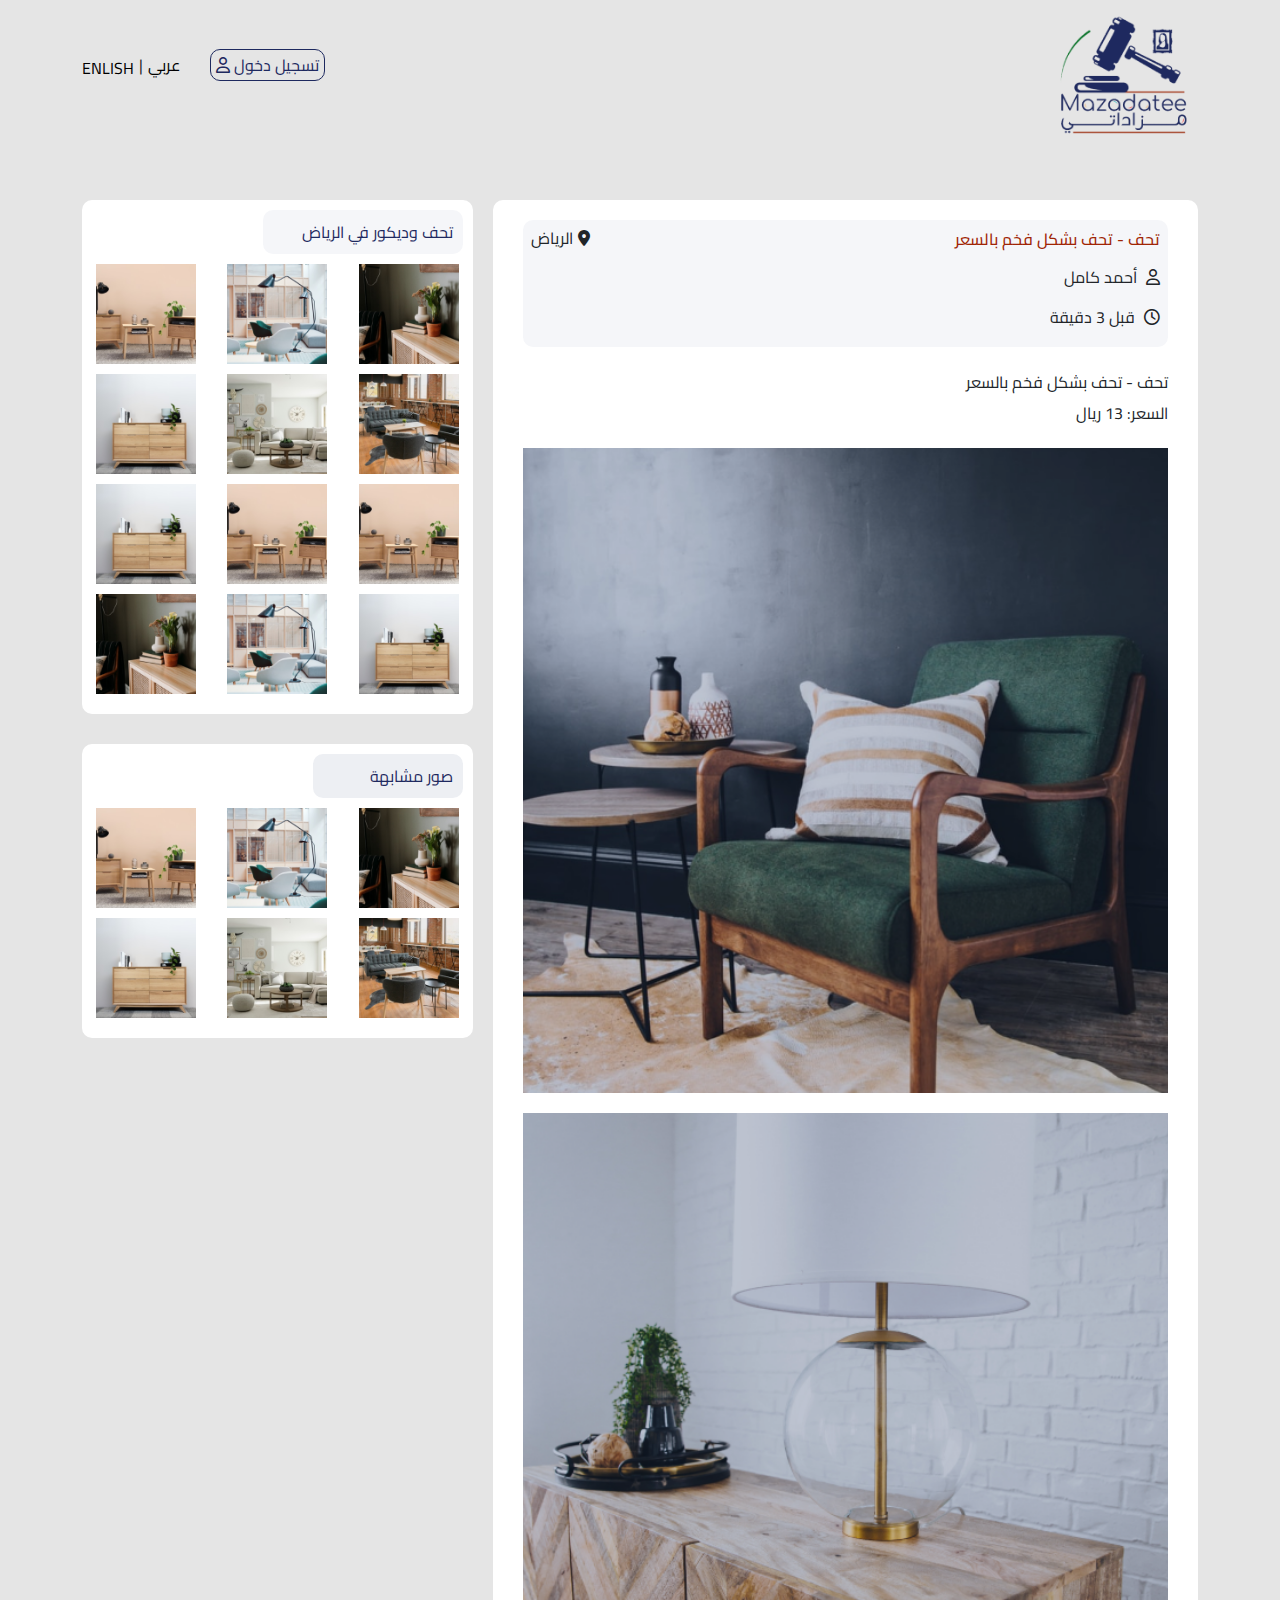
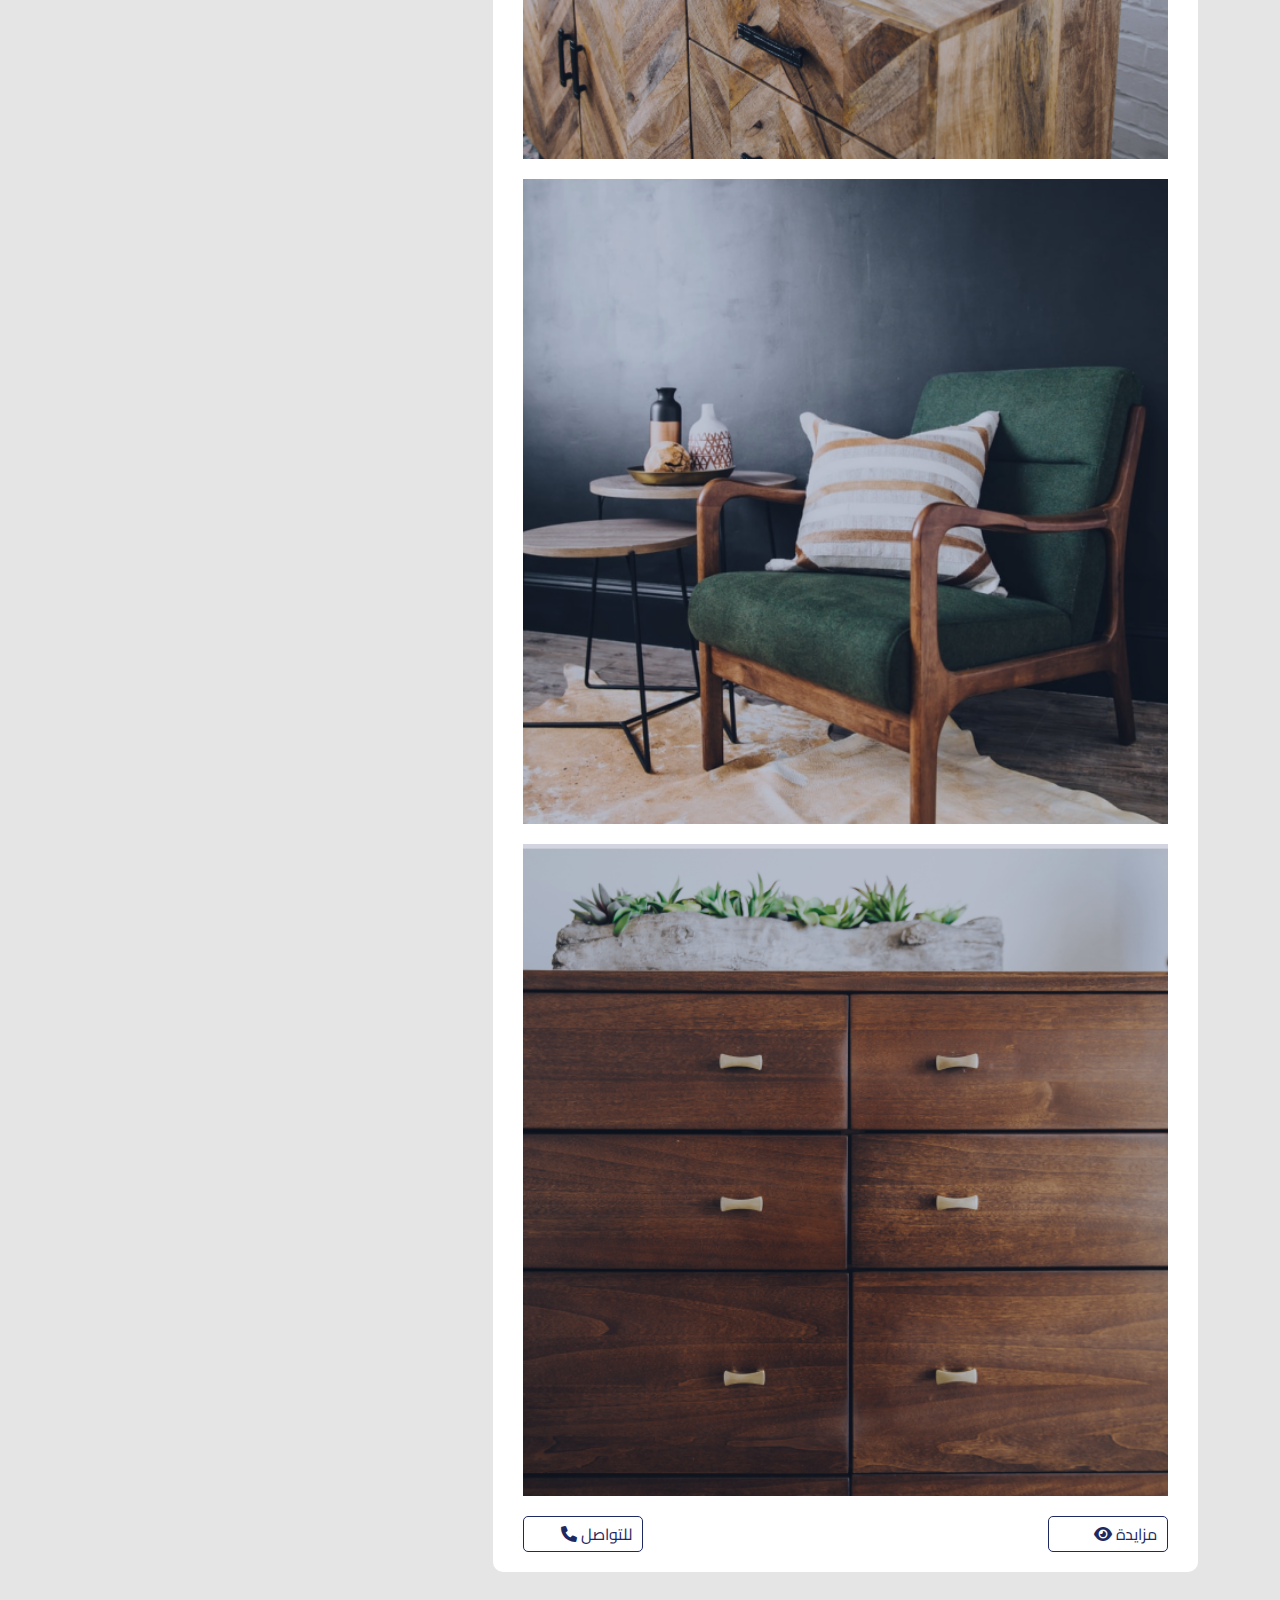
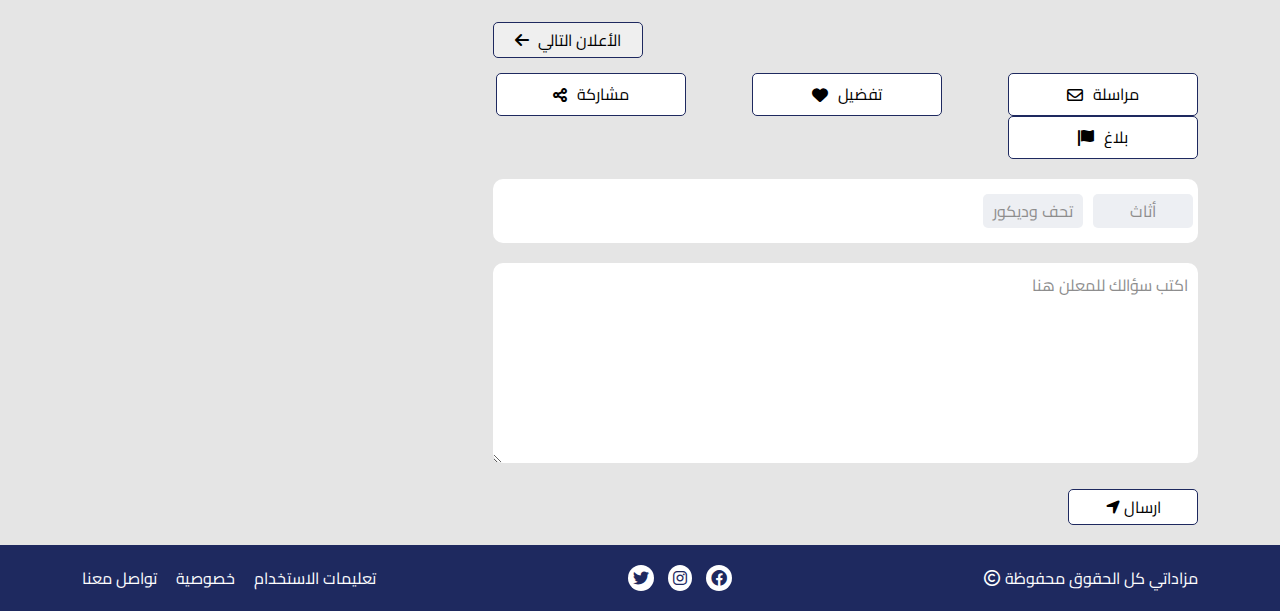
<file: elmazad.html>
<!DOCTYPE html>
<html lang="en" dir="rtl">
  <head>
    <meta charset="UTF-8" />
    <meta http-equiv="X-UA-Compatible" content="IE=edge" />
    <meta name="viewport" content="width=device-width, initial-scale=1.0" />
    <title>Document</title>
    <!-- icon fontawesome -->
    <link rel="stylesheet" href="./css/all.min.css" />
    <!-- bootstrap file -->
    <link rel="stylesheet" href="./css/bootstrap.min.css" />

    <!-- <link
      href="https://cdn.jsdelivr.net/npm/bootstrap@5.1.3/dist/css/bootstrap.min.css"
      rel="stylesheet"
      integrity="sha384-1BmE4kWBq78iYhFldvKuhfTAU6auU8tT94WrHftjDbrCEXSU1oBoqyl2QvZ6jIW3"
      crossorigin="anonymous"
    /> -->

    <link rel="preconnect" href="https://fonts.googleapis.com" />
    <link rel="preconnect" href="https://fonts.gstatic.com" crossorigin />
    <link
      href="https://fonts.googleapis.com/css2?family=Cairo:wght@300;400;700&display=swap"
      rel="stylesheet"
    />

    <!-- googl fonts -->
    <link rel="preconnect" href="https://fonts.googleapis.com" />
    <link rel="preconnect" href="https://fonts.gstatic.com" crossorigin />
    <link
      href="https://fonts.googleapis.com/css2?family=Cairo:wght@300;400;700&display=swap"
      rel="stylesheet"
    />

    <!-- my css file -->
    <link rel="stylesheet" href="./css/elmazad.css" />
  </head>
  <body>
    <!-- start section nav -->
    <section class="Nav">
      <div class="container">
        <div class="img-text-nav-all">
          <div class="img-nav">
            <a href="./index.html">
              <img src="./images/image-1.png" alt="" />
            </a>
          </div>

          <div class="lang-sign-efta7mzad-input">
            <div class="lang-sign-efta7mzad">
              <div class="sign-mzadak">
                <!-- <button>ﺗﺴﺠﻴﻞ دﺧﻮل <i class="fa-regular fa-user"></i></button> -->
                <!-- start model nav -->
                <div class="modal fade" id="exampleModalToggle" aria-hidden="true" aria-labelledby="exampleModalToggleLabel" tabindex="-1">
                  <div class="modal-dialog modal-dialog-centered">
                    <div class="modal-content">
                      <div class="modal-header">
                        <button type="button" class="btn-close" data-bs-dismiss="modal" aria-label="Close"></button>
                        <h5 class="modal-title" id="exampleModalToggleLabel">ﺗﺴﺠﻴﻞ دﺧﻮل</h5>
                      </div>
                      <div class="modal-body">
                        <input class="input-input" type="email" placeholder=" اﻟﺒﺮﻳﺪ اﻟﺄﻟﻜﺘﺮوﻧﻲ">
                        <input class="input-input" type="password" placeholder="كلمة المرور">
                        <div class="check-model">
                          <input type="checkbox">
                          <a href="./termsandcondition.html">الشروط والأحكام</a>
                        </div>
                        <button>تسجيل دخول</button>
                      </div>
                      <div class="modal-footer">
                        <div class="img-model">
                          <a href="http://www.facebook.com">
                            <img src="./images/img-face-model.png" alt="">
                          </a>
                          <a href="http://www.googlplay.com">
                            <img src="./images/img-google-model.png" alt="">
                          </a>
                          <a href="https://www.apple.com/eg/">
                            <img src="./images/img-apple-model.png" alt="">
                          </a>
                        </div>
                        <div class="e4trak">
                          <p>ليس لديك حساب؟</p>
                          <button class="btn btn-primary" data-bs-target="#exampleModalToggle2" data-bs-toggle="modal">اشتراك</button>
                        </div>
                      </div>
                    </div>
                  </div>
                </div>
                <!-- ^&^&&^ -->
                <div class="modal fade" id="exampleModalToggle2" aria-hidden="true" aria-labelledby="exampleModalToggleLabel2" tabindex="-1">
                  <div class="modal-dialog modal-dialog-centered">
                    <div class="modal-content">
                      <div class="modal-header">
                        <button type="button" class="btn-close" data-bs-dismiss="modal" aria-label="Close"></button>
                        <h5 class="modal-title" id="exampleModalToggleLabel2">انشاء حساب</h5>
                      </div>
                      <div class="modal-body">
                        <input class="input-input" type="text" placeholder="الأسم">
                        <input class="input-input" type="email" placeholder=" اﻟﺒﺮﻳﺪ اﻟﺄﻟﻜﺘﺮوﻧﻲ">
                        <input class="input-input" type="password" placeholder="كلمة المرور">
                        <input class="input-input" type="password" placeholder=" تأكيد كلمة المرور">
                        <div class="check-model">
                          <input type="checkbox">
                          <a href="./termsandcondition.html">الشروط والأحكام</a>
                        </div>
                        <button>تسجيل دخول</button>
                      </div>
                      <div class="modal-footer">
                        <div class="img-model">
                          <a href="http://">
                            <img src="./images/img-face-model.png" alt="">
                          </a>
                          <a href="http://">
                            <img src="./images/img-google-model.png" alt="">
                          </a>
                          <a href="http://">
                            <img src="./images/img-apple-model.png" alt="">
                          </a>
                        </div>
                        <div class="e4trak">
                          <p>هل لديك حساب؟</p>
                          <button class="btn btn-primary" data-bs-target="#exampleModalToggle" data-bs-toggle="modal">تسجيل الدخول</button>
                        </div>
                      </div>
                    </div>
                  </div>
                </div>
                <a class="btn-model-nav" data-bs-toggle="modal" href="#exampleModalToggle" role="button">ﺗﺴﺠﻴﻞ دﺧﻮل <i class="fa-regular fa-user"></i> </a>
                <!-- end model nav -->
                <!-- <button>افتح مزادك <i class="fa-solid fa-plus"></i></button> -->
              </div>
              <div class="lang">
                <a href="#">عربي</a>
                <span>|</span>
                <a class="eng" href="#">ENLISH</a>
              </div>
            </div>
          </div>
        </div>
      </div>
    </section>
    <!-- end section nav -->

    <!-- start section boxs elmazad -->
    <section class="elmazad-all">
      <div class="container">
        <div class="side-right-left">
          <div class="all-side-right-one">
            <div class="side-right">
              <div class="small-box">
                <div class="text-small-box">
                  <h6>ﺗﺤﻒ - ﺗﺤﻒ ﺑﺸﻜﻞ ﻓﺨﻢ ﺑﺎﻟﺴﻌﺮ</h6>
                  <p><i class="fa-regular fa-user"></i> أﺣﻤﺪ ﻛﺎﻣﻞ</p>
                  <p><i class="fa-regular fa-clock"></i> ﻗﺒﻞ 3 دﻗﻴﻘﺔ</p>
                </div>
                <div class="text-left-small-box">
                  <p><i class="fa-solid fa-location-dot"></i> الرياض</p>
                </div>
              </div>
              <div class="text-side-right">
                <p>ﺗﺤﻒ - ﺗﺤﻒ ﺑﺸﻜﻞ ﻓﺨﻢ ﺑﺎﻟﺴﻌﺮ</p>
                <p>اﻟﺴﻌﺮ: 13 رﻳﺎل</p>
              </div>
              <div class="img-side-right">
                <img src="./images/img-elmzad-1.png" alt="" />
                <img src="./images/img-elmzad-2.png" alt="" />
                <img src="./images/img-elmzad-1.png" alt="" />
                <img src="./images/img-elmzad-3.png" alt="" />
              </div>
              <div class="btn-flex">
                  <a href="./elmozaydat.html"> مزايدة <i class="fa-solid fa-eye"></i> </a>
                 <!-- start modal etsal -->
                  <!-- Modal 1 -->
                <div
                  dir="rtl"
                  class="modal fade"
                  id="exampleModal"
                  aria-hidden="true"
                  aria-labelledby="exampleModalToggleLabel"
                  tabindex="-1"
                >
                  <div class="modal-dialog modal-dialog-centered">
                    <div class="modal-content">
                      <div class="modal-header">
                          <button
                            type="button"
                            class="btn-close"
                            data-bs-dismiss="modal"
                            aria-label="Close"
                          ></button>
                        <h5 class="modal-title" id="exampleModalToggleLabel">
                      
                        </h5>
                      </div>
                      <div class="modal-body">
                       <h5 style="margin-bottom: 20px;">اﻟﺘﻮاﺻﻞ ﻣﻊ اﻟﻤﻌﻠﻦ</h5>
                        <a href="#"> <i class="fa-regular fa-envelope"></i> اﻟﺮﺳﺎﺋﻞ اﻟﺨﺎﺻﺔ</a>
                        <a href="tel:+0580125943"> <i class="fa-solid fa-phone-flip"></i> 0580125943 / 0581805441  </a>
                        <a href="tel:+0581805441"> <i class="fa-brands fa-whatsapp"></i>اﻟﺘﻮاﺻﻞ ﻋﺒﺮ اﻟﻮاﺗﺴﺎب</a>
                      </div>
                    </div>
                  </div>
                </div>
                <a
                  class="yarab"
                  data-bs-toggle="modal"
                  href="#exampleModal"
                  role="button"
                  >للتواصل <i class="fa-solid fa-phone"></i
                ></a>
                <!-- ***************************** -->
                <!-- end modal etsal -->
              </div>
            </div>
            <div class="btn-e3lan-eltany">
              <button>
                اﻟﺄﻋﻠﺎن اﻟﺘﺎﻟﻲ <i class="fa-solid fa-arrow-left"></i>
              </button>
            </div>
            <div class="linkat-under-side">
              <a href="#">مراسلة <i class="fa-regular fa-envelope"></i> </a>
              <a href="#">تفضيل <i class="fa-solid fa-heart"></i> </a>
              <a href="#">مشاركة <i class="fa-solid fa-share-nodes"></i> </a>
              <a href="#">بلاغ <i class="fa-solid fa-flag"></i> </a>
            </div>
            <div class="div-box">
              <p>أثاث</p>
              <p>ﺗﺤﻒ ودﻳﻜﻮر</p>
            </div>
            <div class="div-txtarea">
              <textarea>اﻛﺘﺐ ﺳﺆاﻟﻚ ﻟﻠﻤﻌﻠﻦ ﻫﻨﺎ</textarea>
            </div>
            <div class="send">
              <button>ارسال <i class="fa-solid fa-location-arrow"></i></button>
            </div>
          </div>

          <div class="side-left">
            <div class="side-one">
              <div class="enwan-side-left">
                <p>ﺗﺤﻒ ودﻳﻜﻮر ﻓﻲ اﻟﺮﻳﺎض</p>
              </div>
              <div class="row">
                <div class="col-4">
                  <img src="./images/img-small-box-1.png" alt="" />
                </div>
                <div class="col-4">
                  <img src="./images/img-small-box-2.png" alt="" />
                </div>
                <div class="col-4">
                  <img src="./images/img-small-box-3.png" alt="" />
                </div>
                <div class="col-4">
                  <img src="./images/img-small-box-4.png" alt="" />
                </div>
                <div class="col-4">
                  <img src="./images/img-small-box-5.png" alt="" />
                </div>
                <div class="col-4">
                  <img src="./images/img-small-box-6.png" alt="" />
                </div>
                <div class="col-4">
                  <img src="./images/img-small-box-3.png" alt="" />
                </div>
                <div class="col-4">
                  <img src="./images/img-small-box-3.png" alt="" />
                </div>
                <div class="col-4">
                  <img src="./images/img-small-box-6.png" alt="" />
                </div>
                <div class="col-4">
                  <img src="./images/img-small-box-6.png" alt="" />
                </div>
                <div class="col-4">
                  <img src="./images/img-small-box-2.png" alt="" />
                </div>
                <div class="col-4">
                  <img src="./images/img-small-box-1.png" alt="" />
                </div>
              </div>
            </div>
            <div class="side-two">
              <div class="enwan-side-left-two">
                <p>ﺻﻮر ﻣﺸﺎﺑﻬﺔ</p>
              </div>
              <div class="row">
                <div class="col-4">
                  <img src="./images/img-small-box-1.png" alt="" />
                </div>
                <div class="col-4">
                  <img src="./images/img-small-box-2.png" alt="" />
                </div>
                <div class="col-4">
                  <img src="./images/img-small-box-3.png" alt="" />
                </div>
                <div class="col-4">
                  <img src="./images/img-small-box-4.png" alt="" />
                </div>
                <div class="col-4">
                  <img src="./images/img-small-box-5.png" alt="" />
                </div>
                <div class="col-4">
                  <img src="./images/img-small-box-6.png" alt="" />
                </div>
              </div>
            </div>
          </div>
        </div>
      </div>
    </section>
    <!-- end section boxs elmazad -->

    <!-- start footer -->
    <footer>
      <div class="container">
        <div class="foot-all">
          <div class="text-foot">
            <p>
              ﻣﺰاداﺗﻲ ﻛﻞ اﻟﺤﻘﻮق ﻣﺤﻔﻮﻇﺔ <i class="fa-regular fa-copyright"></i>
            </p>
          </div>
          <div class="logo-foot">
            <a href="http://www.facebook.com">
              <i class="fa-brands fa-facebook"></i>
            </a>
            <a href="http://www.instagram.com">
              <i class="fa-brands fa-instagram"></i>
            </a>
            <a href="http://www.twitter.com">
              <i class="fa-brands fa-twitter"></i>
            </a>
          </div>
          <div class="link-foot">
            <!-- <a href="#">ﻣﻦ ﻧﺤﻦ</a>
            <a href="#">أعمالنا</a> -->
            <a href="./termsandcondition.html">ﺗﻌﻠﻴﻤﺎت اﻟﺎﺳﺘﺨﺪام</a>
            <a href="./termsandcondition.html">خصوصية</a>
            <a href="./twasalm3na.html">تواصل معنا</a>
          </div>
        </div>
      </div>
    </footer>
    <!-- end footer -->

    <script src="./js/jquery-3.6.0.min.js"></script>
    <script src="./js/popper.min.js"></script>
    <script src="./js/bootstrap.bundle.js"></script>
    <!-- <script
      src="https://cdn.jsdelivr.net/npm/bootstrap@5.1.3/dist/js/bootstrap.min.js"
      integrity="sha384-QJHtvGhmr9XOIpI6YVutG+2QOK9T+ZnN4kzFN1RtK3zEFEIsxhlmWl5/YESvpZ13"
      crossorigin="anonymous"
    ></script> -->
    <script src="./js/main.js"></script>
  </body>
</html>
</file>
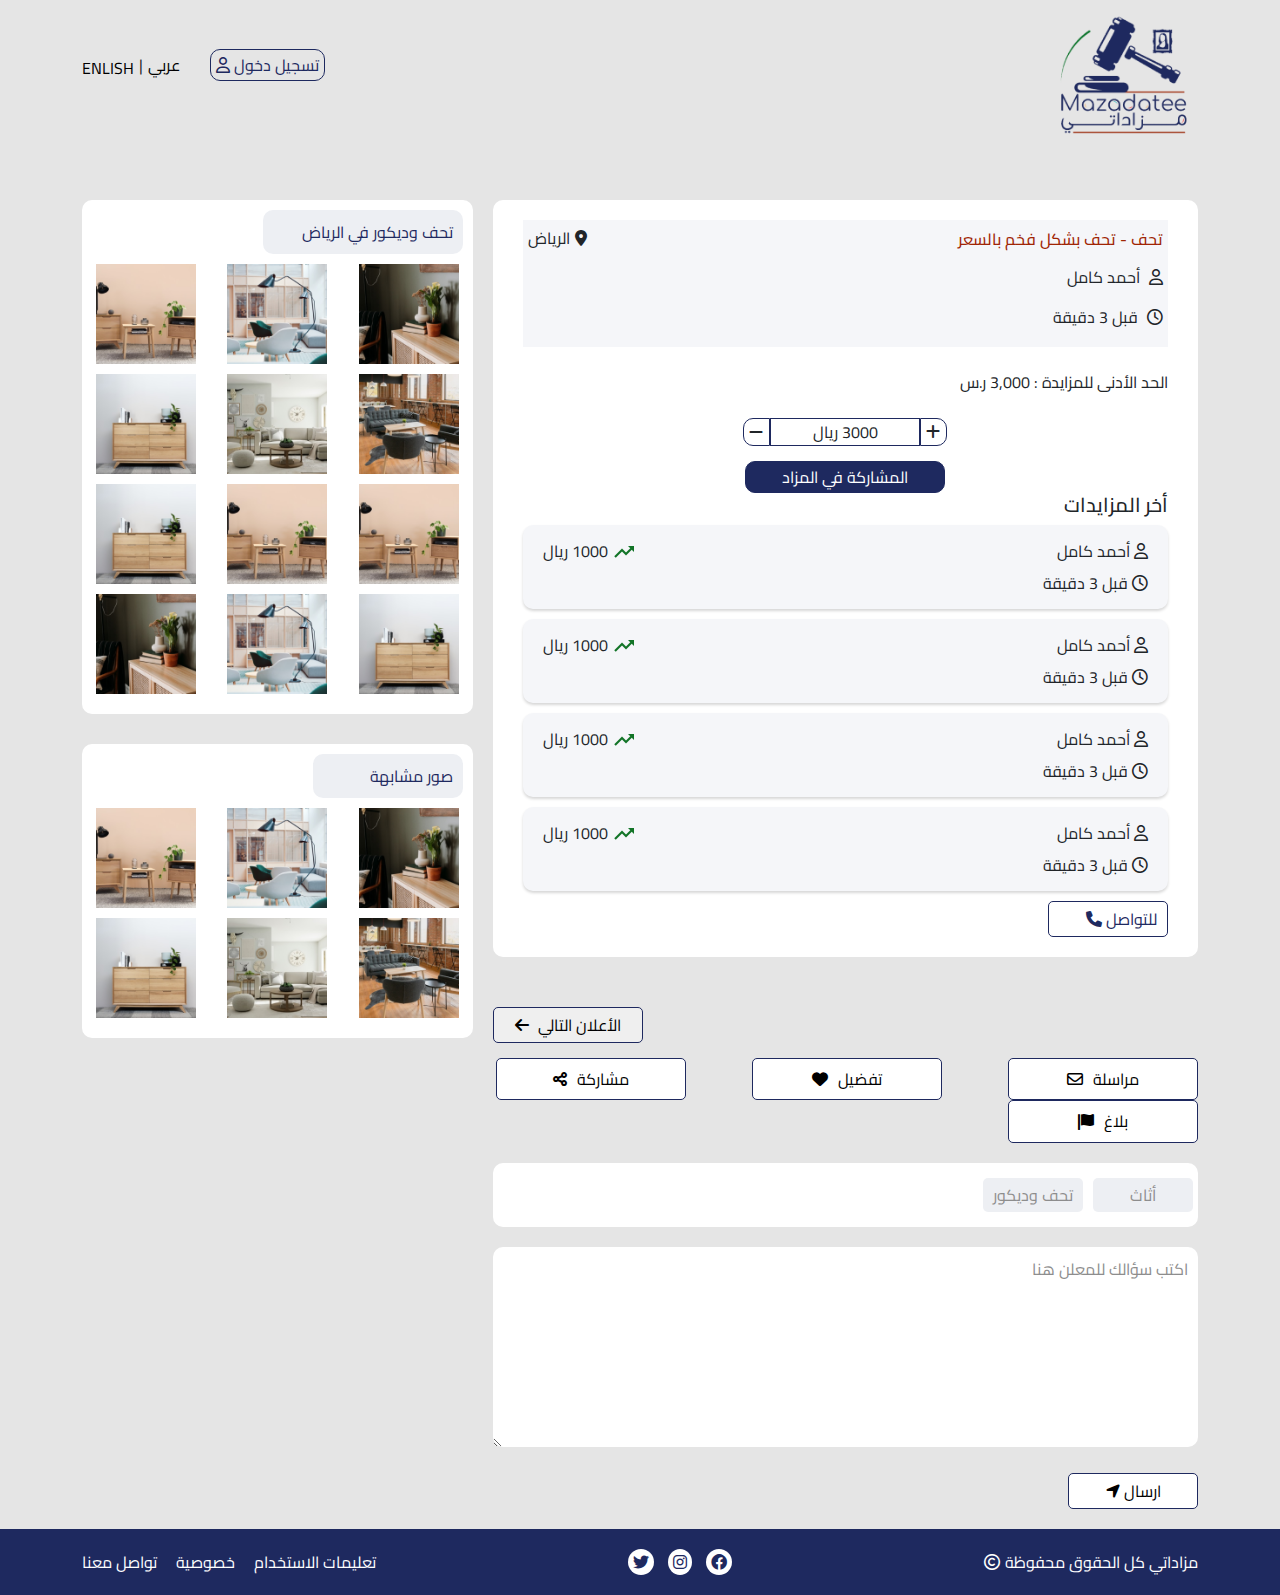
<file: elmozaydat.html>
<!DOCTYPE html>
<html lang="en" dir="rtl">
  <head>
    <meta charset="UTF-8" />
    <meta http-equiv="X-UA-Compatible" content="IE=edge" />
    <meta name="viewport" content="width=device-width, initial-scale=1.0" />
    <title>Document</title>
    <!-- icon fontawesome -->
    <link rel="stylesheet" href="./css/all.min.css" />
    <!-- bootstrap file -->
    <link rel="stylesheet" href="./css/bootstrap.min.css" />

    <!-- <link
      href="https://cdn.jsdelivr.net/npm/bootstrap@5.1.3/dist/css/bootstrap.min.css"
      rel="stylesheet"
      integrity="sha384-1BmE4kWBq78iYhFldvKuhfTAU6auU8tT94WrHftjDbrCEXSU1oBoqyl2QvZ6jIW3"
      crossorigin="anonymous"
    /> -->

    <link rel="preconnect" href="https://fonts.googleapis.com" />
    <link rel="preconnect" href="https://fonts.gstatic.com" crossorigin />
    <link
      href="https://fonts.googleapis.com/css2?family=Cairo:wght@300;400;700&display=swap"
      rel="stylesheet"
    />

    <!-- googl fonts -->
    <link rel="preconnect" href="https://fonts.googleapis.com" />
    <link rel="preconnect" href="https://fonts.gstatic.com" crossorigin />
    <link
      href="https://fonts.googleapis.com/css2?family=Cairo:wght@300;400;700&display=swap"
      rel="stylesheet"
    />

    <!-- my css file -->
    <link rel="stylesheet" href="./css/elmozayda.css" />
  </head>
  <body>
    <!-- start section nav -->
    <section class="Nav">
      <div class="container">
        <div class="img-text-nav-all">
          <div class="img-nav">
            <a href="./index.html">
              <img src="./images/image-1.png" alt="" />
            </a>
          </div>

          <div class="lang-sign-efta7mzad-input">
            <div class="lang-sign-efta7mzad">
              <div class="sign-mzadak">
                <!-- <button>ﺗﺴﺠﻴﻞ دﺧﻮل <i class="fa-regular fa-user"></i></button> -->
                <!-- start model nav -->
                <div
                  class="modal fade"
                  id="exampleModalToggle"
                  aria-hidden="true"
                  aria-labelledby="exampleModalToggleLabel"
                  tabindex="-1"
                >
                  <div class="modal-dialog modal-dialog-centered">
                    <div class="modal-content">
                      <div class="modal-header">
                        <button
                          type="button"
                          class="btn-close"
                          data-bs-dismiss="modal"
                          aria-label="Close"
                        ></button>
                        <h5 class="modal-title" id="exampleModalToggleLabel">ﺗﺴﺠﻴﻞ دﺧﻮل
                        </h5>
                      </div>
                      <div class="modal-body">
                        <input
                          class="input-input"
                          type="email"
                          placeholder=" اﻟﺒﺮﻳﺪ اﻟﺄﻟﻜﺘﺮوﻧﻲ"
                        />
                        <input
                          class="input-input"
                          type="password"
                          placeholder="كلمة المرور"
                        />
                        <div class="check-model">
                          <input type="checkbox" />
                          <a href="./termsandcondition.html">الشروط والأحكام</a>
                        </div>
                        <button>تسجيل دخول</button>
                      </div>
                      <div class="modal-footer">
                        <div class="img-model">
                          <a href="http://www.facebook.com">
                            <img src="./images/img-face-model.png" alt="" />
                          </a>
                          <a href="http://www.googlplay.com">
                            <img src="./images/img-google-model.png" alt="" />
                          </a>
                          <a href="https://www.apple.com/eg/">
                            <img src="./images/img-apple-model.png" alt="" />
                          </a>
                        </div>
                        <div class="e4trak">
                          <p>ليس لديك حساب؟</p>
                          <button
                            class="btn btn-primary"
                            data-bs-target="#exampleModalToggle2"
                            data-bs-toggle="modal">اشتراك
                          </button>
                        </div>
                      </div>
                    </div>
                  </div>
                </div>
                <!-- ^&^&&^ -->
                <div
                  class="modal fade"
                  id="exampleModalToggle2"
                  aria-hidden="true"
                  aria-labelledby="exampleModalToggleLabel2"
                  tabindex="-1"
                >
                  <div class="modal-dialog modal-dialog-centered">
                    <div class="modal-content">
                      <div class="modal-header">
                        <button
                          type="button"
                          class="btn-close"
                          data-bs-dismiss="modal"
                          aria-label="Close"
                        ></button>
                        <h5 class="modal-title" id="exampleModalToggleLabel2">انشاء حساب
                        </h5>
                      </div>
                      <div class="modal-body">
                        <input
                          class="input-input"
                          type="text"
                          placeholder="الأسم"
                        />
                        <input
                          class="input-input"
                          type="email"
                          placeholder=" اﻟﺒﺮﻳﺪ اﻟﺄﻟﻜﺘﺮوﻧﻲ"
                        />
                        <input
                          class="input-input"
                          type="password"
                          placeholder="كلمة المرور"
                        />
                        <input
                          class="input-input"
                          type="password"
                          placeholder=" تأكيد كلمة المرور"
                        />
                        <div class="check-model">
                          <input type="checkbox" />
                          <a href="./termsandcondition.html">الشروط والأحكام</a>
                        </div>
                        <button>تسجيل دخول</button>
                      </div>
                      <div class="modal-footer">
                        <div class="img-model">
                          <a href="http://">
                            <img src="./images/img-face-model.png" alt="" />
                          </a>
                          <a href="http://">
                            <img src="./images/img-google-model.png" alt="" />
                          </a>
                          <a href="http://">
                            <img src="./images/img-apple-model.png" alt="" />
                          </a>
                        </div>
                        <div class="e4trak">
                          <p>هل لديك حساب؟</p>
                          <button
                            class="btn btn-primary"
                            data-bs-target="#exampleModalToggle"
                            data-bs-toggle="modal">تسجيل الدخول
                          </button>
                        </div>
                      </div>
                    </div>
                  </div>
                </div>
                <a
                  class="btn-model-nav"
                  data-bs-toggle="modal"
                  href="#exampleModalToggle"
                  role="button"
                  >ﺗﺴﺠﻴﻞ دﺧﻮل <i class="fa-regular fa-user"></i>
                </a>
                <!-- end model nav -->
                <!-- <button>افتح مزادك <i class="fa-solid fa-plus"></i></button> -->
              </div>
              <div class="lang">
                <a href="#">عربي</a>
                <span>|</span>
                <a class="eng" href="#">ENLISH</a>
              </div>
            </div>
          </div>
        </div>
      </div>
    </section>
    <!-- end section nav -->

    <!-- start section boxs elmazad -->
    <section class="elmazad-all">
      <div class="container">
        <div class="side-right-left">
          <div class="all-side-right-one">
            <div class="side-right">
              <div class="small-box">
                <div class="text-small-box">
                  <h6>ﺗﺤﻒ - ﺗﺤﻒ ﺑﺸﻜﻞ ﻓﺨﻢ ﺑﺎﻟﺴﻌﺮ</h6>
                  <p><i class="fa-regular fa-user"></i> أﺣﻤﺪ ﻛﺎﻣﻞ</p>
                  <p><i class="fa-regular fa-clock"></i> ﻗﺒﻞ 3 دﻗﻴﻘﺔ</p>
                </div>
                <div class="text-left-small-box">
                  <p><i class="fa-solid fa-location-dot"></i> الرياض</p>
                </div>
              </div>
              <div class="text-side-right">
                <p>الحد الأدنى للمزايدة : 3,000 ر.س</p>
              </div>
              <!-- <div class="img-side-right">
                <img src="./images/img-elmzad-1.png" alt="" />
                <img src="./images/img-elmzad-2.png" alt="" />
                <img src="./images/img-elmzad-1.png" alt="" />
                <img src="./images/img-elmzad-3.png" alt="" />
              </div> -->
              <div class="div-num">
                <i class="fa-solid fa-plus pluss"></i>
                <p>3000 ريال</p>
                <i class="fa-solid fa-minus minuss"></i>
              </div>
              <div class="btn-elmo4arka">
                <button>المشاركة في المزاد</button>
              </div>
              <div class="enwan-mzad">
                <h5>أخر المزايدات</h5>
              </div>
              <div class="box-mzad">
                <div class="user-mzad">
                  <p><i class="fa-regular fa-user"></i> أﺣﻤﺪ ﻛﺎﻣﻞ</p>
                  <p><i class="fa-regular fa-clock"></i> ﻗﺒﻞ 3 دﻗﻴﻘﺔ</p>
                </div>
                <div class="salary-mzad">
                  <p><img src="./images/sahm-salary.png" alt="" /> 1000 ريال</p>
                </div>
              </div>
              <div class="box-mzad">
                <div class="user-mzad">
                  <p><i class="fa-regular fa-user"></i> أﺣﻤﺪ ﻛﺎﻣﻞ</p>
                  <p><i class="fa-regular fa-clock"></i> ﻗﺒﻞ 3 دﻗﻴﻘﺔ</p>
                </div>
                <div class="salary-mzad">
                  <p><img src="./images/sahm-salary.png" alt="" /> 1000 ريال</p>
                </div>
              </div>
              <div class="box-mzad">
                <div class="user-mzad">
                  <p><i class="fa-regular fa-user"></i> أﺣﻤﺪ ﻛﺎﻣﻞ</p>
                  <p><i class="fa-regular fa-clock"></i> ﻗﺒﻞ 3 دﻗﻴﻘﺔ</p>
                </div>
                <div class="salary-mzad">
                  <p><img src="./images/sahm-salary.png" alt="" /> 1000 ريال</p>
                </div>
              </div>
              <div class="box-mzad">
                <div class="user-mzad">
                  <p><i class="fa-regular fa-user"></i> أﺣﻤﺪ ﻛﺎﻣﻞ</p>
                  <p><i class="fa-regular fa-clock"></i> ﻗﺒﻞ 3 دﻗﻴﻘﺔ</p>
                </div>
                <div class="salary-mzad">
                  <p><img src="./images/sahm-salary.png" alt="" /> 1000 ريال</p>
                </div>
              </div>
              <div class="btn-flex">
                <!-- <a href="#"> مزايدة <i class="fa-solid fa-eye"></i> </a> -->
                                          <!-- Modal 1 -->
                <div
                  dir="rtl"
                  class="modal fade"
                  id="exampleModal"
                  aria-hidden="true"
                  aria-labelledby="exampleModalToggleLabel"
                  tabindex="-1"
                >
                  <div class="modal-dialog modal-dialog-centered">
                    <div class="modal-content">
                      <div class="modal-header">
                        <button
                          type="button"
                          class="btn-close"
                          data-bs-dismiss="modal"
                          aria-label="Close"
                        ></button>
                        <h5 class="modal-title" id="exampleModalToggleLabel">

                        </h5>
                      </div>
                      <div class="modal-body">
                        <h5 style="margin-bottom: 20px">اﻟﺘﻮاﺻﻞ ﻣﻊ اﻟﻤﻌﻠﻦ</h5>
                        <a href="#">
                          <i class="fa-regular fa-envelope"></i> اﻟﺮﺳﺎﺋﻞاﻟﺨﺎﺻﺔ</a
                        >
                        <a href="tel:+0580125943">
                          <i class="fa-solid fa-phone-flip"></i> 0580125943 /
                          0581805441
                        </a>
                        <a href="tel:+0581805441">
                          <i class="fa-brands fa-whatsapp"></i>اﻟﺘﻮاﺻﻞ ﻋﺒﺮاﻟﻮاﺗﺴﺎب</a
                        >
                      </div>
                    </div>
                  </div>
                </div>
                <a
                  class="yarab"
                  data-bs-toggle="modal"
                  href="#exampleModal"
                  role="button"
                  >للتواصل <i class="fa-solid fa-phone"></i
                ></a>
                <!-- ***************************** -->
                <!-- end modal etsal -->
              </div>
            </div>
            <div class="btn-e3lan-eltany">
              <button>اﻟﺄﻋﻠﺎن اﻟﺘﺎﻟﻲ <i class="fa-solid fa-arrow-left"></i>
              </button>
            </div>
            <div class="linkat-under-side">
              <a href="#">مراسلة <i class="fa-regular fa-envelope"></i> </a>
              <a href="#">تفضيل <i class="fa-solid fa-heart"></i> </a>
              <a href="#">مشاركة <i class="fa-solid fa-share-nodes"></i> </a>
              <a href="#">بلاغ <i class="fa-solid fa-flag"></i> </a>
            </div>
            <div class="div-box">
              <p>أثاث</p>
              <p>ﺗﺤﻒ ودﻳﻜﻮر</p>
            </div>
            <div class="div-txtarea">
              <textarea>اﻛﺘﺐ ﺳﺆاﻟﻚ ﻟﻠﻤﻌﻠﻦ ﻫﻨﺎ</textarea>
            </div>
            <div class="send">
              <button>ارسال <i class="fa-solid fa-location-arrow"></i></button>
            </div>
          </div>

          <div class="side-left">
            <div class="side-one">
              <div class="enwan-side-left">
                <p>ﺗﺤﻒ ودﻳﻜﻮر ﻓﻲ اﻟﺮﻳﺎض</p>
              </div>
              <div class="row">
                <div class="col-4">
                  <img src="./images/img-small-box-1.png" alt="" />
                </div>
                <div class="col-4">
                  <img src="./images/img-small-box-2.png" alt="" />
                </div>
                <div class="col-4">
                  <img src="./images/img-small-box-3.png" alt="" />
                </div>
                <div class="col-4">
                  <img src="./images/img-small-box-4.png" alt="" />
                </div>
                <div class="col-4">
                  <img src="./images/img-small-box-5.png" alt="" />
                </div>
                <div class="col-4">
                  <img src="./images/img-small-box-6.png" alt="" />
                </div>
                <div class="col-4">
                  <img src="./images/img-small-box-3.png" alt="" />
                </div>
                <div class="col-4">
                  <img src="./images/img-small-box-3.png" alt="" />
                </div>
                <div class="col-4">
                  <img src="./images/img-small-box-6.png" alt="" />
                </div>
                <div class="col-4">
                  <img src="./images/img-small-box-6.png" alt="" />
                </div>
                <div class="col-4">
                  <img src="./images/img-small-box-2.png" alt="" />
                </div>
                <div class="col-4">
                  <img src="./images/img-small-box-1.png" alt="" />
                </div>
              </div>
            </div>
            <div class="side-two">
              <div class="enwan-side-left-two">
                <p>ﺻﻮر ﻣﺸﺎﺑﻬﺔ</p>
              </div>
              <div class="row">
                <div class="col-4">
                  <img src="./images/img-small-box-1.png" alt="" />
                </div>
                <div class="col-4">
                  <img src="./images/img-small-box-2.png" alt="" />
                </div>
                <div class="col-4">
                  <img src="./images/img-small-box-3.png" alt="" />
                </div>
                <div class="col-4">
                  <img src="./images/img-small-box-4.png" alt="" />
                </div>
                <div class="col-4">
                  <img src="./images/img-small-box-5.png" alt="" />
                </div>
                <div class="col-4">
                  <img src="./images/img-small-box-6.png" alt="" />
                </div>
              </div>
            </div>
          </div>
        </div>
      </div>
    </section>
    <!-- end section boxs elmazad -->

    <!-- start footer -->
    <footer>
      <div class="container">
        <div class="foot-all">
          <div class="text-foot">
            <p>
              ﻣﺰاداﺗﻲ ﻛﻞ اﻟﺤﻘﻮق ﻣﺤﻔﻮﻇﺔ <i class="fa-regular fa-copyright"></i>
            </p>
          </div>
          <div class="logo-foot">
            <a href="http://www.facebook.com">
              <i class="fa-brands fa-facebook"></i>
            </a>
            <a href="http://www.instagram.com">
              <i class="fa-brands fa-instagram"></i>
            </a>
            <a href="http://www.twitter.com">
              <i class="fa-brands fa-twitter"></i>
            </a>
          </div>
          <div class="link-foot">
            <!-- <a href="#">ﻣﻦ ﻧﺤﻦ</a>
            <a href="#">أعمالنا</a> -->
            <a href="./termsandcondition.html">ﺗﻌﻠﻴﻤﺎت اﻟﺎﺳﺘﺨﺪام</a>
            <a href="./termsandcondition.html">خصوصية</a>
            <a href="./twasalm3na.html">تواصل معنا</a>
          </div>
        </div>
      </div>
    </footer>
    <!-- end footer -->

    <script src="./js/jquery-3.6.0.min.js"></script>
    <script src="./js/popper.min.js"></script>
    <script src="./js/bootstrap.bundle.js"></script>
    <!-- <script
      src="https://cdn.jsdelivr.net/npm/bootstrap@5.1.3/dist/js/bootstrap.min.js"
      integrity="sha384-QJHtvGhmr9XOIpI6YVutG+2QOK9T+ZnN4kzFN1RtK3zEFEIsxhlmWl5/YESvpZ13"
      crossorigin="anonymous"
    ></script> -->
    <script src="./js/main.js"></script>
  </body>
</html>
</file>
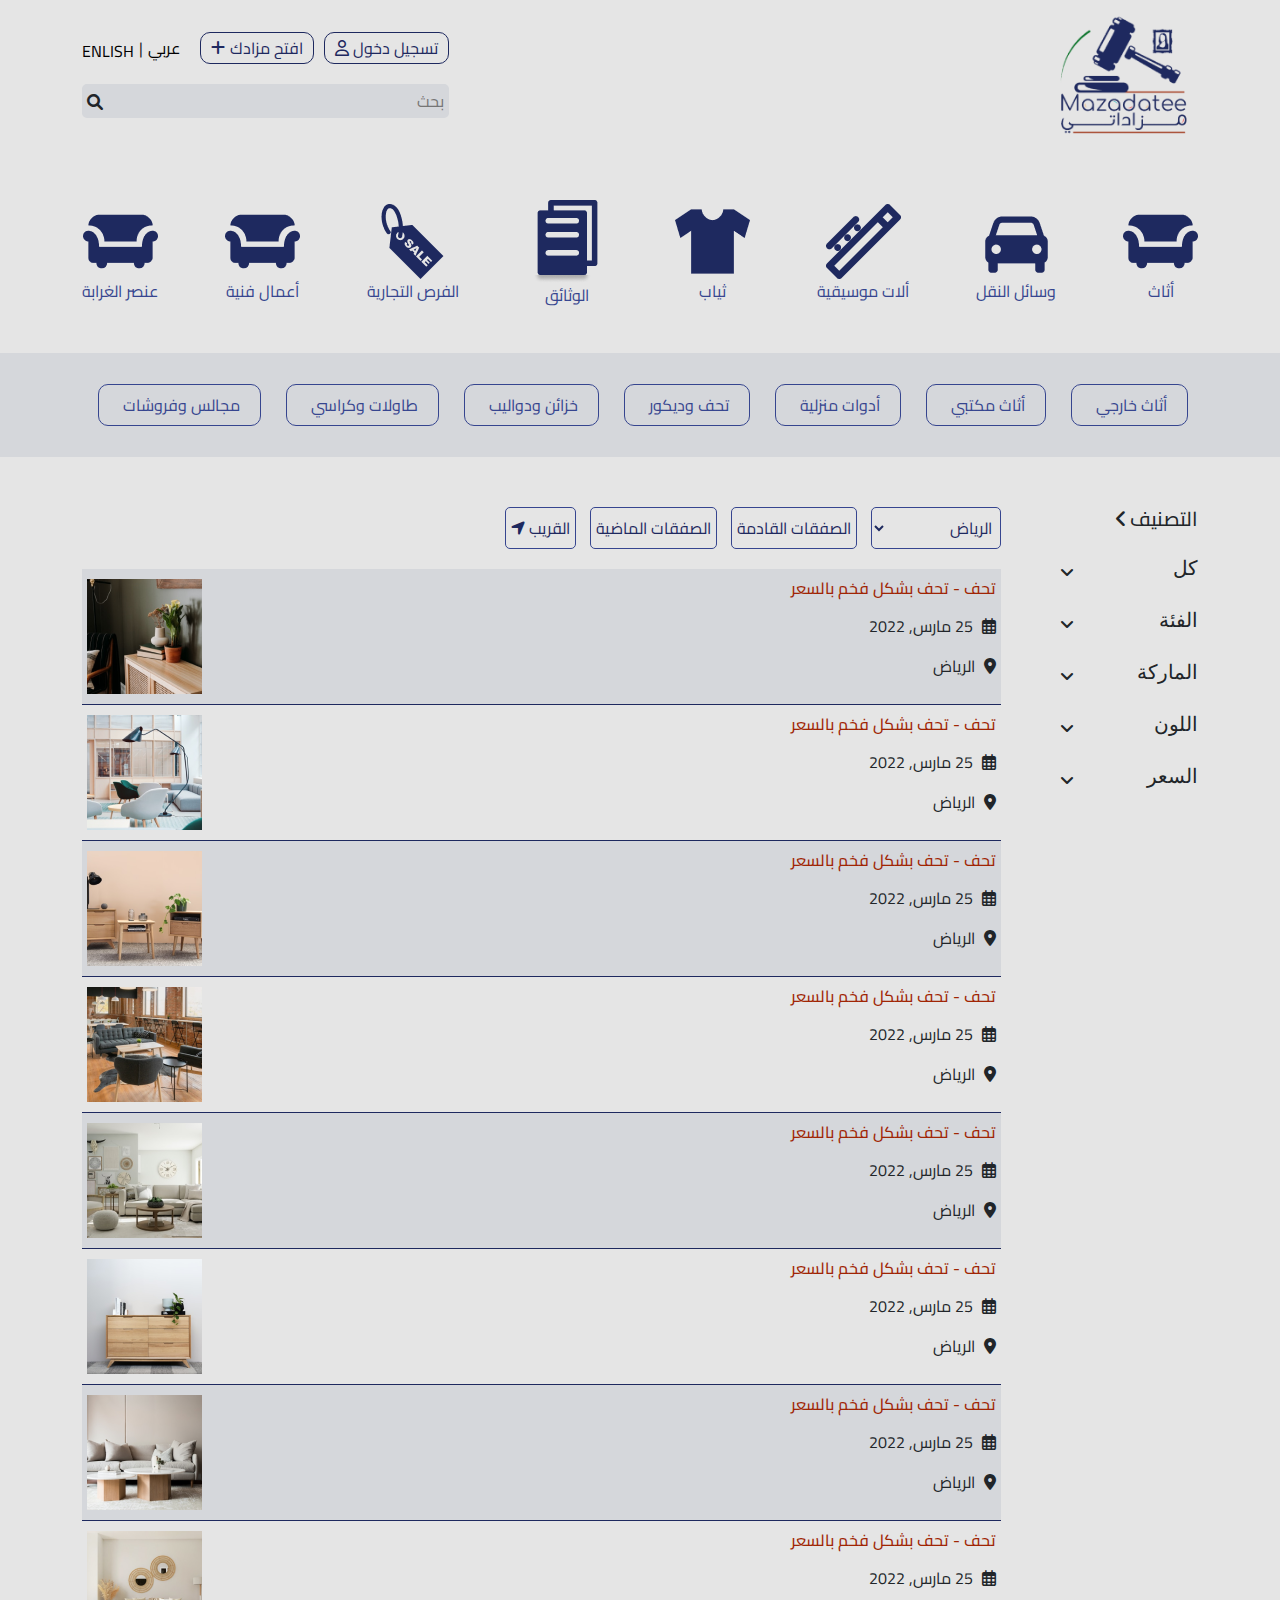
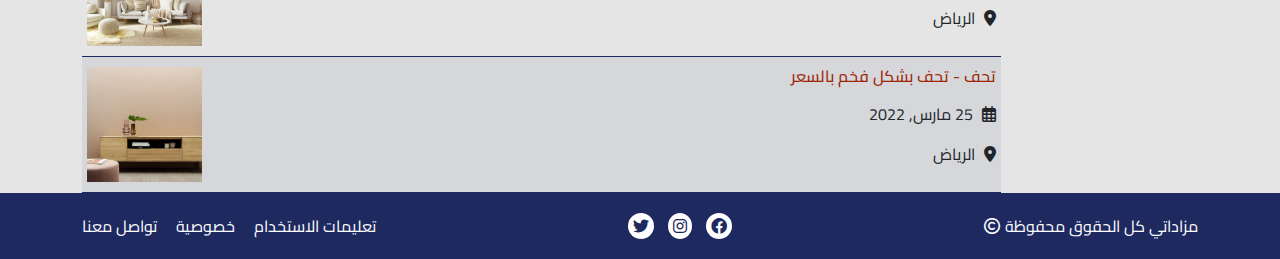
<file: home.html>
<!DOCTYPE html>
<html lang="en" dir="rtl">
  <head>
    <meta charset="UTF-8" />
    <meta http-equiv="X-UA-Compatible" content="IE=edge" />
    <meta name="viewport" content="width=device-width, initial-scale=1.0" />
    <title>Document</title>
    <!-- icon fontawesome -->
    <link rel="stylesheet" href="./css/all.min.css" />
    <!-- bootstrap file -->
    <link rel="stylesheet" href="./css/bootstrap.min.css" />

    <!-- <link
      href="https://cdn.jsdelivr.net/npm/bootstrap@5.1.3/dist/css/bootstrap.min.css"
      rel="stylesheet"
      integrity="sha384-1BmE4kWBq78iYhFldvKuhfTAU6auU8tT94WrHftjDbrCEXSU1oBoqyl2QvZ6jIW3"
      crossorigin="anonymous"
    /> -->

    <link rel="preconnect" href="https://fonts.googleapis.com" />
    <link rel="preconnect" href="https://fonts.gstatic.com" crossorigin />
    <link
      href="https://fonts.googleapis.com/css2?family=Cairo:wght@300;400;700&display=swap"
      rel="stylesheet"
    />

    <!-- googl fonts -->
    <link rel="preconnect" href="https://fonts.googleapis.com" />
    <link rel="preconnect" href="https://fonts.gstatic.com" crossorigin />
    <link
      href="https://fonts.googleapis.com/css2?family=Cairo:wght@300;400;700&display=swap"
      rel="stylesheet"
    />

    <!-- my css file -->
    <link rel="stylesheet" href="./css/home.css" />
  </head>
  <body>
    <!-- start section nav -->
    <section class="Nav">
      <div class="container">
        <div class="img-text-nav-all">
          <div class="img-nav">
            <a href="./index.html">
              <img src="./images/image-1.png" alt="" />
            </a>
          </div>

          <div class="lang-sign-efta7mzad-input">
            <div class="lang-sign-efta7mzad">
              <div class="sign-mzadak">
                <!-- <button>ﺗﺴﺠﻴﻞ دﺧﻮل <i class="fa-regular fa-user"></i></button> -->
                <!-- start model nav -->
                <div
                  class="modal fade"
                  id="exampleModalToggle"
                  aria-hidden="true"
                  aria-labelledby="exampleModalToggleLabel"
                  tabindex="-1"
                >
                  <div class="modal-dialog modal-dialog-centered">
                    <div class="modal-content">
                      <div class="modal-header">
                        <button
                          type="button"
                          class="btn-close"
                          data-bs-dismiss="modal"
                          aria-label="Close"
                        ></button>
                        <h5 class="modal-title" id="exampleModalToggleLabel">ﺗﺴﺠﻴﻞ دﺧﻮل
                        </h5>
                      </div>
                      <div class="modal-body">
                        <input
                          class="input-input"
                          type="email"
                          placeholder=" اﻟﺒﺮﻳﺪ اﻟﺄﻟﻜﺘﺮوﻧﻲ"
                        />
                        <input
                          class="input-input"
                          type="password"
                          placeholder="كلمة المرور"
                        />
                        <div class="check-model">
                          <input type="checkbox" />
                          <a href="./termsandcondition.html">الشروط والأحكام</a>
                        </div>
                        <button>تسجيل دخول</button>
                      </div>
                      <div class="modal-footer">
                        <div class="img-model">
                          <a class="a-exept" href="http://www.facebook.com">
                            <img src="./images/img-face-model.png" alt="" />
                          </a>
                          <a class="a-exept" href="http://www.googlplay.com">
                            <img src="./images/img-google-model.png" alt="" />
                          </a>
                          <a class="a-exept" href="https://www.apple.com/eg/">
                            <img src="./images/img-apple-model.png" alt="" />
                          </a>
                        </div>
                        <div class="e4trak">
                          <p>ليس لديك حساب؟</p>
                          <button
                            class="btn btn-primary"
                            data-bs-target="#exampleModalToggle2"
                            data-bs-toggle="modal"
                          >اشتراك
                          </button>
                        </div>
                      </div>
                    </div>
                  </div>
                </div>
                <!-- ^&^&&^ -->
                <div
                  class="modal fade"
                  id="exampleModalToggle2"
                  aria-hidden="true"
                  aria-labelledby="exampleModalToggleLabel2"
                  tabindex="-1"
                >
                  <div class="modal-dialog modal-dialog-centered">
                    <div class="modal-content">
                      <div class="modal-header">
                        <button
                          type="button"
                          class="btn-close"
                          data-bs-dismiss="modal"
                          aria-label="Close"
                        ></button>
                        <h5 class="modal-title" id="exampleModalToggleLabel2">انشاء حساب
                        </h5>
                      </div>
                      <div class="modal-body">
                        <input
                          class="input-input"
                          type="text"
                          placeholder="الأسم"
                        />
                        <input
                          class="input-input"
                          type="email"
                          placeholder=" اﻟﺒﺮﻳﺪ اﻟﺄﻟﻜﺘﺮوﻧﻲ"
                        />
                        <input
                          class="input-input"
                          type="password"
                          placeholder="كلمة المرور"
                        />
                        <input
                          class="input-input"
                          type="password"
                          placeholder=" تأكيد كلمة المرور"
                        />
                        <div class="check-model">
                          <input type="checkbox" />
                          <a href="./termsandcondition.html">الشروط والأحكام</a>
                        </div>
                        <button>تسجيل دخول</button>
                      </div>
                      <div class="modal-footer">
                        <div class="img-model">
                          <a href="http://">
                            <img src="./images/img-face-model.png" alt="" />
                          </a>
                          <a href="http://">
                            <img src="./images/img-google-model.png" alt="" />
                          </a>
                          <a href="http://">
                            <img src="./images/img-apple-model.png" alt="" />
                          </a>
                        </div>
                        <div class="e4trak">
                          <p>هل لديك حساب؟</p>
                          <button
                            class="btn btn-primary"
                            data-bs-target="#exampleModalToggle"
                            data-bs-toggle="modal"
                          >تسجيل الدخول
                          </button>
                        </div>
                      </div>
                    </div>
                  </div>
                </div>
                <a
                  class="btn-model-nav"
                  data-bs-toggle="modal"
                  href="#exampleModalToggle"
                  role="button"
                  >ﺗﺴﺠﻴﻞ دﺧﻮل <i class="fa-regular fa-user"></i>
                </a>
                <!-- end model nav -->
                <a href="./advertismentpage1.html"
                  >افتح مزادك <i class="fa-solid fa-plus"></i
                ></a>
              </div>

              <div class="lang">
                <a href="#">عربي</a>
                <span>|</span>
                <a class="eng" href="#">ENLISH</a>
              </div>
            </div>
            <div class="div-input">
              <input type="text" placeholder="بحث" />
              <i class="fa-solid fa-magnifying-glass"></i>
            </div>
          </div>
        </div>
      </div>
    </section>
    <!-- end section nav -->

    <!-- start section slide 1 -->
    <section class="slide-one-all">
      <div class="container">
        <div class="slide-one">
          <a href="#">
            <img src="./images/img-asas-slide.png" alt="" />
            <p>أثاث</p>
          </a>
          <a href="#">
            <img src="./images/img-wsa2el-elna2l-slide.png" alt="" />
            <p>وﺳﺎﺋﻞ اﻟﻨﻘﻞ</p>
          </a>
          <a href="#">
            <img src="./images/img-2alat-moseqya-slide.png" alt="" />
            <p>أﻟﺎت ﻣﻮﺳﻴﻘﻴﺔ</p>
          </a>
          <a href="#">
            <img src="./images/img-lebs-slide.png" alt="" />
            <p>ثياب</p>
          </a>
          <a href="#">
            <img src="./images/img-wsa2eq-slide.png" alt="" />
            <p>الوثائق</p>
          </a>
          <a href="#">
            <img src="./images/img-foras-togarya-slide.png" alt="" />
            <p>اﻟﻔﺮص اﻟﺘﺠﺎرﻳﺔ</p>
          </a>
          <a href="#">
            <img src="./images/img-a3mal-fnya-slide.png" alt="" />
            <p>أﻋﻤﺎل ﻓﻨﻴﺔ</p>
          </a>
          <a href="#">
            <img src="./images/img-3nsr-8laba-slide.png" alt="" />
            <p>ﻋﻨﺼﺮ اﻟﻐﺮاﺑﺔ</p>
          </a>
        </div>
      </div>
    </section>
    <!-- end section slide 1 -->

    <!-- start section slide 2 -->
    <section class="slide-two-all">
      <div class="container">
        <div class="slide-two">
          <a href="./elmazad.html"> أﺛﺎث ﺧﺎرﺟﻲ </a>
          <a href="./elmazad.html"> أﺛﺎث ﻣﻜﺘﺒﻲ </a>
          <a href="./elmazad.html"> أدوات ﻣﻨﺰﻟﻴﺔ </a>
          <a href="./elmazad.html"> ﺗﺤﻒ ودﻳﻜﻮر </a>
          <a href="./elmazad.html"> ﺧﺰاﺋﻦ ودواﻟﻴﺐ </a>
          <a href="./elmazad.html"> ﻃﺎوﻟﺎت وﻛﺮاﺳﻲ </a>
          <a href="./elmazad.html"> ﻣﺠﺎﻟﺲ وﻓﺮوﺷﺎت </a>
          <a href="./elmazad.html"> أﺳﺮة وﻣﺮاﺗﺐ </a>
          <a href="./elmazad.html"> أﺳﺮة وﻣﺮاﺗﺐ </a>
          <a href="./elmazad.html"> أﺳﺮة وﻣﺮاﺗﺐ </a>
          <a href="./elmazad.html"> أﺛﺎث ﺧﺎرﺟﻲ </a>
        </div>
      </div>
    </section>
    <!-- end section slide 2 -->

    <!-- start section small box -->
    <section class="box-slide-all">
      <div class="container">
        <div class="box-slide-flex-all">
          <div class="slide-small-box-all">
            <div class="enwan-slide">
              <h5>التصنيف <i class="fa-solid fa-angle-left"></i></h5>
            </div>
            <div class="box-slide">
              <i class="fa-solid fa-angle-down down-one">
                <h5>ﻛﻞ</h5>
              </i>
              <div class="div-diplay-one active">
                <div class="f-l-e-x">
                  <input type="checkbox" />
                  <p>كل كل كل</p>
                </div>
                <div class="f-l-e-x">
                  <input type="checkbox" />
                  <p>كل كل كل</p>
                </div>
                <div class="f-l-e-x">
                  <input type="checkbox" />
                  <p>كل كل كل</p>
                </div>
              </div>
            </div>
            <div class="box-slide">
              <i class="fa-solid fa-angle-down down-two">
                <h5>الفئة</h5>
              </i>
              <div class="div-diplay-two active">
                <div class="f-l-e-x">
                  <input type="checkbox" />
                  <p>كل كل كل</p>
                </div>
                <div class="f-l-e-x">
                  <input type="checkbox" />
                  <p>كل كل كل</p>
                </div>
                <div class="f-l-e-x">
                  <input type="checkbox" />
                  <p>كل كل كل</p>
                </div>
              </div>
            </div>
            <div class="box-slide">
              <i class="fa-solid fa-angle-down down-three">
                <h5>الماركة</h5>
              </i>
              <div class="div-diplay-three active">
                <div class="f-l-e-x">
                  <input type="checkbox" />
                  <p>كل كل كل</p>
                </div>
                <div class="f-l-e-x">
                  <input type="checkbox" />
                  <p>كل كل كل</p>
                </div>
                <div class="f-l-e-x">
                  <input type="checkbox" />
                  <p>كل كل كل</p>
                </div>
              </div>
            </div>
            <div class="box-slide">
              <i class="fa-solid fa-angle-down down-four">
                <h5>اللون</h5>
              </i>
              <div class="div-diplay-four active">
                <div class="f-l-e-x">
                  <input type="checkbox" />
                  <p>كل كل كل</p>
                </div>
                <div class="f-l-e-x">
                  <input type="checkbox" />
                  <p>كل كل كل</p>
                </div>
                <div class="f-l-e-x">
                  <input type="checkbox" />
                  <p>كل كل كل</p>
                </div>
              </div>
            </div>
            <div class="box-slide">
              <i class="fa-solid fa-angle-down down-five">
                <h5>السعر</h5>
              </i>
              <div class="div-diplay-five active">
                <div class="f-l-e-x">
                  <input type="checkbox" />
                  <p>كل كل كل</p>
                </div>
                <div class="f-l-e-x">
                  <input type="checkbox" />
                  <p>كل كل كل</p>
                </div>
                <div class="f-l-e-x">
                  <input type="checkbox" />
                  <p>كل كل كل</p>
                </div>
              </div>
            </div>
          </div>
          <div class="small-box-all">
            <div class="e5tiarat-el-mnate2">
              <select>
                <option value="">الرياض</option>
                <option value="">الرياض</option>
                <option value="">الرياض</option>
              </select>
              <a href="#">الصفقات القادمة</a>
              <a href="#">الصفقات الماضية</a>
              <a href="#">القريب <i class="fa-solid fa-location-arrow"></i> </a>
            </div>
            <div class="small-box">
              <div class="text-small-box">
                <h6>ﺗﺤﻒ - ﺗﺤﻒ ﺑﺸﻜﻞ ﻓﺨﻢ ﺑﺎﻟﺴﻌﺮ</h6>
                <p><i class="fa-regular fa-calendar-days"></i> 25 مارس, 2022</p>
                <p><i class="fa-solid fa-location-dot"></i> الرياض</p>
              </div>
              <div class="img-small-box">
                <img src="./images/img-small-box-1.png" alt="" />
              </div>
            </div>
            <div class="small-box active">
              <div class="text-small-box">
                <h6>ﺗﺤﻒ - ﺗﺤﻒ ﺑﺸﻜﻞ ﻓﺨﻢ ﺑﺎﻟﺴﻌﺮ</h6>
                <p><i class="fa-regular fa-calendar-days"></i> 25 مارس, 2022</p>
                <p><i class="fa-solid fa-location-dot"></i> الرياض</p>
              </div>
              <div class="img-small-box">
                <img src="./images/img-small-box-2.png" alt="" />
              </div>
            </div>
            <div class="small-box">
              <div class="text-small-box">
                <h6>ﺗﺤﻒ - ﺗﺤﻒ ﺑﺸﻜﻞ ﻓﺨﻢ ﺑﺎﻟﺴﻌﺮ</h6>
                <p><i class="fa-regular fa-calendar-days"></i> 25 مارس, 2022</p>
                <p><i class="fa-solid fa-location-dot"></i> الرياض</p>
              </div>
              <div class="img-small-box">
                <img src="./images/img-small-box-3.png" alt="" />
              </div>
            </div>
            <div class="small-box active">
              <div class="text-small-box">
                <h6>ﺗﺤﻒ - ﺗﺤﻒ ﺑﺸﻜﻞ ﻓﺨﻢ ﺑﺎﻟﺴﻌﺮ</h6>
                <p><i class="fa-regular fa-calendar-days"></i> 25 مارس, 2022</p>
                <p><i class="fa-solid fa-location-dot"></i> الرياض</p>
              </div>
              <div class="img-small-box">
                <img src="./images/img-small-box-4.png" alt="" />
              </div>
            </div>
            <div class="small-box">
              <div class="text-small-box">
                <h6>ﺗﺤﻒ - ﺗﺤﻒ ﺑﺸﻜﻞ ﻓﺨﻢ ﺑﺎﻟﺴﻌﺮ</h6>
                <p><i class="fa-regular fa-calendar-days"></i> 25 مارس, 2022</p>
                <p><i class="fa-solid fa-location-dot"></i> الرياض</p>
              </div>
              <div class="img-small-box">
                <img src="./images/img-small-box-5.png" alt="" />
              </div>
            </div>
            <div class="small-box active">
              <div class="text-small-box">
                <h6>ﺗﺤﻒ - ﺗﺤﻒ ﺑﺸﻜﻞ ﻓﺨﻢ ﺑﺎﻟﺴﻌﺮ</h6>
                <p><i class="fa-regular fa-calendar-days"></i> 25 مارس, 2022</p>
                <p><i class="fa-solid fa-location-dot"></i> الرياض</p>
              </div>
              <div class="img-small-box">
                <img src="./images/img-small-box-6.png" alt="" />
              </div>
            </div>
            <div class="small-box">
              <div class="text-small-box">
                <h6>ﺗﺤﻒ - ﺗﺤﻒ ﺑﺸﻜﻞ ﻓﺨﻢ ﺑﺎﻟﺴﻌﺮ</h6>
                <p><i class="fa-regular fa-calendar-days"></i> 25 مارس, 2022</p>
                <p><i class="fa-solid fa-location-dot"></i> الرياض</p>
              </div>
              <div class="img-small-box">
                <img src="./images/img-small-box-7.png" alt="" />
              </div>
            </div>
            <div class="small-box active">
              <div class="text-small-box">
                <h6>ﺗﺤﻒ - ﺗﺤﻒ ﺑﺸﻜﻞ ﻓﺨﻢ ﺑﺎﻟﺴﻌﺮ</h6>
                <p><i class="fa-regular fa-calendar-days"></i> 25 مارس, 2022</p>
                <p><i class="fa-solid fa-location-dot"></i> الرياض</p>
              </div>
              <div class="img-small-box">
                <img src="./images/img-small-box-8.png" alt="" />
              </div>
            </div>
            <div class="small-box">
              <div class="text-small-box">
                <h6>ﺗﺤﻒ - ﺗﺤﻒ ﺑﺸﻜﻞ ﻓﺨﻢ ﺑﺎﻟﺴﻌﺮ</h6>
                <p><i class="fa-regular fa-calendar-days"></i> 25 مارس, 2022</p>
                <p><i class="fa-solid fa-location-dot"></i> الرياض</p>
              </div>
              <div class="img-small-box">
                <img src="./images/img-small-box-9.png" alt="" />
              </div>
            </div>
          </div>
        </div>
      </div>
    </section>
    <!-- end section small box -->

    <!-- start footer -->
    <footer>
      <div class="container">
        <div class="foot-all">
          <div class="text-foot">
            <p>ﻣﺰاداﺗﻲ ﻛﻞ اﻟﺤﻘﻮق ﻣﺤﻔﻮﻇﺔ <i class="fa-regular fa-copyright"></i>
            </p>
          </div>
          <div class="logo-foot">
            <a href="http://www.facebook.com">
              <i class="fa-brands fa-facebook"></i>
            </a>
            <a href="http://www.instagram.com">
              <i class="fa-brands fa-instagram"></i>
            </a>
            <a href="http://www.twitter.com">
              <i class="fa-brands fa-twitter"></i>
            </a>
          </div>
          <div class="link-foot">
            <!-- <a href="#">ﻣﻦ ﻧﺤﻦ</a>
            <a href="#">أعمالنا</a> -->
            <a href="./termsandcondition.html">ﺗﻌﻠﻴﻤﺎت اﻟﺎﺳﺘﺨﺪام</a>
            <a href="./termsandcondition.html">خصوصية</a>
            <a href="./twasalm3na.html">تواصل معنا</a>
          </div>
        </div>
      </div>
    </footer>
    <!-- end footer -->

    <script src="./js/jquery-3.6.0.min.js"></script>
    <script src="./js/popper.min.js"></script>
    <script src="./js/bootstrap.bundle.js"></script>
    <!-- <script
      src="https://cdn.jsdelivr.net/npm/bootstrap@5.1.3/dist/js/bootstrap.min.js"
      integrity="sha384-QJHtvGhmr9XOIpI6YVutG+2QOK9T+ZnN4kzFN1RtK3zEFEIsxhlmWl5/YESvpZ13"
      crossorigin="anonymous"
    ></script> -->
    <script src="./js/main.js"></script>
  </body>
</html>
</file>
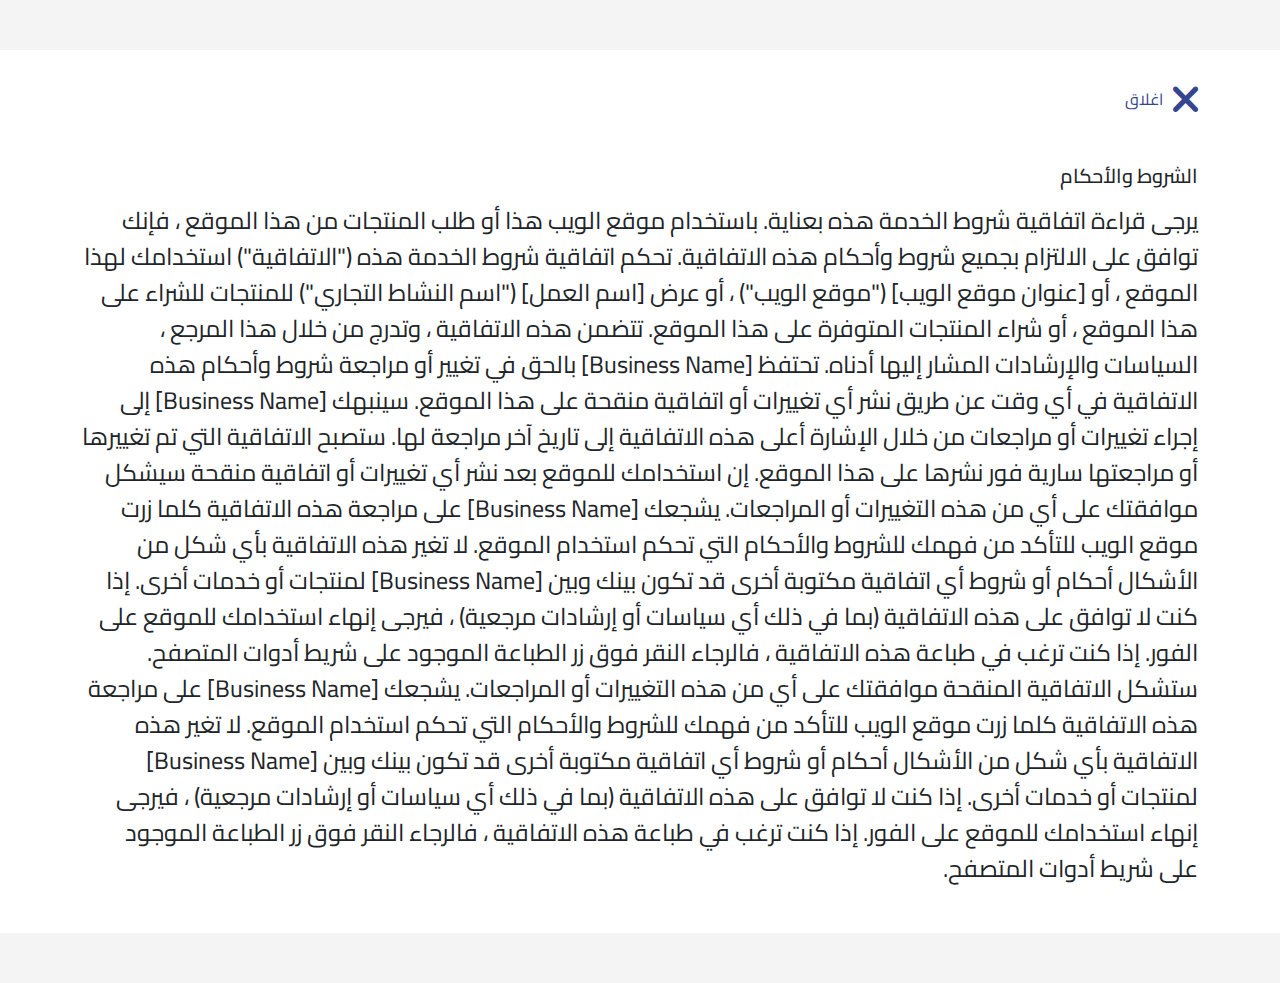
<file: termsandcondition.html>
<!DOCTYPE html>
<html lang="en" dir="rtl">
  <head>
    <meta charset="UTF-8" />
    <meta http-equiv="X-UA-Compatible" content="IE=edge" />
    <meta name="viewport" content="width=device-width, initial-scale=1.0" />
    <title>Document</title>
    <!-- icon fontawesome -->
    <link rel="stylesheet" href="./css/all.min.css" />
    <!-- bootstrap file -->
    <link rel="stylesheet" href="./css/bootstrap.min.css" />

    <!-- <link
      href="https://cdn.jsdelivr.net/npm/bootstrap@5.1.3/dist/css/bootstrap.min.css"
      rel="stylesheet"
      integrity="sha384-1BmE4kWBq78iYhFldvKuhfTAU6auU8tT94WrHftjDbrCEXSU1oBoqyl2QvZ6jIW3"
      crossorigin="anonymous"
    /> -->

    <link rel="preconnect" href="https://fonts.googleapis.com" />
    <link rel="preconnect" href="https://fonts.gstatic.com" crossorigin />
    <link
      href="https://fonts.googleapis.com/css2?family=Cairo:wght@300;400;700&display=swap"
      rel="stylesheet"
    />

    <!-- googl fonts -->
    <link rel="preconnect" href="https://fonts.googleapis.com" />
    <link rel="preconnect" href="https://fonts.gstatic.com" crossorigin />
    <link
      href="https://fonts.googleapis.com/css2?family=Cairo:wght@300;400;700&display=swap"
      rel="stylesheet"
    />

    <!-- my css file -->
    <link rel="stylesheet" href="./css/termsandcondition.css" />
  </head>
  <body>
    <!-- start section terms -->
    <section class="section-terms">
      <div class="container">
        <div class="enwan-page">
          <div class="arrow-page">
            <a href="./index.html">
              <p> <i class="fa-solid fa-xmark"></i> اغلاق </p>
              <!-- <i class="fa-solid fa-xmark"></i> -->
            </a>
            <h5>الشروط والأحكام</h5>
          </div>
        </div>
        <div class="text-terms">
          <p>
            يرجى قراءة اتفاقية شروط الخدمة هذه بعناية. باستخدام موقع الويب هذا
            أو طلب المنتجات من هذا الموقع ، فإنك توافق على الالتزام بجميع شروط
            وأحكام هذه الاتفاقية. تحكم اتفاقية شروط الخدمة هذه ("الاتفاقية")
            استخدامك لهذا الموقع ، أو [عنوان موقع الويب] ("موقع الويب") ، أو عرض
            [اسم العمل] ("اسم النشاط التجاري") للمنتجات للشراء على هذا الموقع ،
            أو شراء المنتجات المتوفرة على هذا الموقع. تتضمن هذه الاتفاقية ،
            وتدرج من خلال هذا المرجع ، السياسات والإرشادات المشار إليها أدناه.
            تحتفظ [Business Name] بالحق في تغيير أو مراجعة شروط وأحكام هذه
            الاتفاقية في أي وقت عن طريق نشر أي تغييرات أو اتفاقية منقحة على هذا
            الموقع. سينبهك [Business Name] إلى إجراء تغييرات أو مراجعات من خلال
            الإشارة أعلى هذه الاتفاقية إلى تاريخ آخر مراجعة لها. ستصبح الاتفاقية
            التي تم تغييرها أو مراجعتها سارية فور نشرها على هذا الموقع. إن
            استخدامك للموقع بعد نشر أي تغييرات أو اتفاقية منقحة سيشكل موافقتك
            على أي من هذه التغييرات أو المراجعات. يشجعك [Business Name] على
            مراجعة هذه الاتفاقية كلما زرت موقع الويب للتأكد من فهمك للشروط
            والأحكام التي تحكم استخدام الموقع. لا تغير هذه الاتفاقية بأي شكل من
            الأشكال أحكام أو شروط أي اتفاقية مكتوبة أخرى قد تكون بينك وبين
            [Business Name] لمنتجات أو خدمات أخرى. إذا كنت لا توافق على هذه
            الاتفاقية (بما في ذلك أي سياسات أو إرشادات مرجعية) ، فيرجى إنهاء
            استخدامك للموقع على الفور. إذا كنت ترغب في طباعة هذه الاتفاقية ،
            فالرجاء النقر فوق زر الطباعة الموجود على شريط أدوات المتصفح. ستشكل
            الاتفاقية المنقحة موافقتك على أي من هذه التغييرات أو المراجعات.
            يشجعك [Business Name] على مراجعة هذه الاتفاقية كلما زرت موقع الويب
            للتأكد من فهمك للشروط والأحكام التي تحكم استخدام الموقع. لا تغير هذه
            الاتفاقية بأي شكل من الأشكال أحكام أو شروط أي اتفاقية مكتوبة أخرى قد
            تكون بينك وبين [Business Name] لمنتجات أو خدمات أخرى. إذا كنت لا
            توافق على هذه الاتفاقية (بما في ذلك أي سياسات أو إرشادات مرجعية) ،
            فيرجى إنهاء استخدامك للموقع على الفور. إذا كنت ترغب في طباعة هذه
            الاتفاقية ، فالرجاء النقر فوق زر الطباعة الموجود على شريط أدوات
            المتصفح.
          </p>
        </div>
      </div>
    </section>
    <!-- end section terms -->

    <script src="./js/jquery-3.6.0.min.js"></script>
    <script src="./js/popper.min.js"></script>
    <script src="./js/bootstrap.bundle.js"></script>
    <!-- <script
      src="https://cdn.jsdelivr.net/npm/bootstrap@5.1.3/dist/js/bootstrap.min.js"
      integrity="sha384-QJHtvGhmr9XOIpI6YVutG+2QOK9T+ZnN4kzFN1RtK3zEFEIsxhlmWl5/YESvpZ13"
      crossorigin="anonymous"
    ></script> -->
    <script src="./js/main.js"></script>
  </body>
</html>
</file>
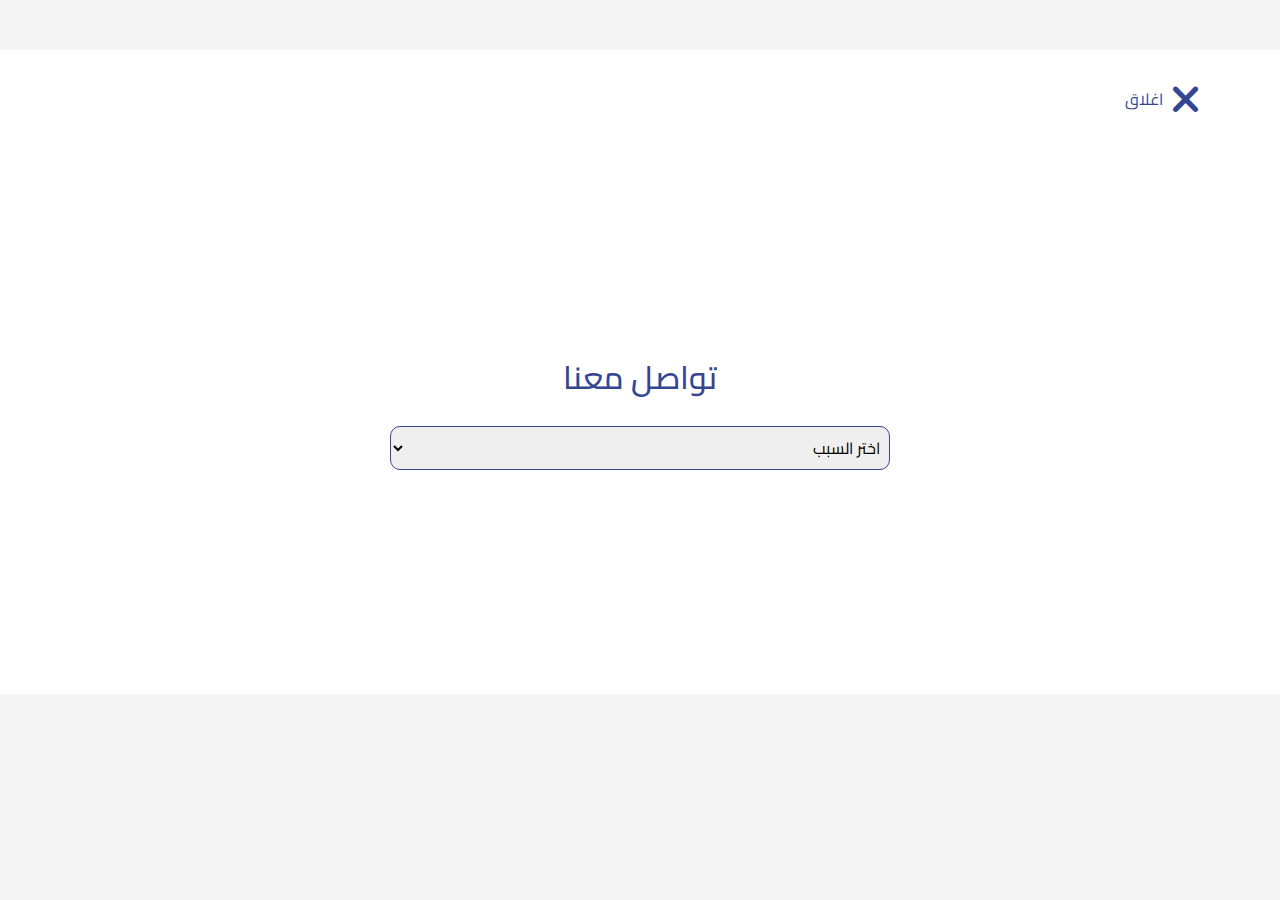
<file: twasalm3na.html>
<!DOCTYPE html>
<html lang="en" dir="rtl">
  <head>
    <meta charset="UTF-8" />
    <meta http-equiv="X-UA-Compatible" content="IE=edge" />
    <meta name="viewport" content="width=device-width, initial-scale=1.0" />
    <title>Document</title>
    <!-- icon fontawesome -->
    <link rel="stylesheet" href="./css/all.min.css" />
    <!-- bootstrap file -->
    <link rel="stylesheet" href="./css/bootstrap.min.css" />

    <!-- <link
      href="https://cdn.jsdelivr.net/npm/bootstrap@5.1.3/dist/css/bootstrap.min.css"
      rel="stylesheet"
      integrity="sha384-1BmE4kWBq78iYhFldvKuhfTAU6auU8tT94WrHftjDbrCEXSU1oBoqyl2QvZ6jIW3"
      crossorigin="anonymous"
    /> -->

    <link rel="preconnect" href="https://fonts.googleapis.com" />
    <link rel="preconnect" href="https://fonts.gstatic.com" crossorigin />
    <link
      href="https://fonts.googleapis.com/css2?family=Cairo:wght@300;400;700&display=swap"
      rel="stylesheet"
    />

    <!-- googl fonts -->
    <link rel="preconnect" href="https://fonts.googleapis.com" />
    <link rel="preconnect" href="https://fonts.gstatic.com" crossorigin />
    <link
      href="https://fonts.googleapis.com/css2?family=Cairo:wght@300;400;700&display=swap"
      rel="stylesheet"
    />

    <!-- my css file -->
    <link rel="stylesheet" href="./css/twasalm3na.css" />
  </head>
  <body>
    <!-- start section terms -->
    <section class="section-contact">
      <div class="container">
        <div class="enwan-page">
          <div class="arrow-page">
            <a href="./index.html">
              <p><i class="fa-solid fa-xmark"></i> اغلاق</p>
            </a>
          </div>
        </div>
        <div class="twasal-m3na-all">
          <div class="twasal-m3na">
            <h2>تواصل معنا</h2>
            <select>
              <option>اختر السبب</option>
              <option>اختر السبب</option>
              <option>اختر السبب</option>
              <option>اختر السبب</option>
            </select>
          </div>
        </div>
      </div>
    </section>
    <!-- end section terms -->

    <script src="./js/jquery-3.6.0.min.js"></script>
    <script src="./js/popper.min.js"></script>
    <script src="./js/bootstrap.bundle.js"></script>
    <!-- <script
      src="https://cdn.jsdelivr.net/npm/bootstrap@5.1.3/dist/js/bootstrap.min.js"
      integrity="sha384-QJHtvGhmr9XOIpI6YVutG+2QOK9T+ZnN4kzFN1RtK3zEFEIsxhlmWl5/YESvpZ13"
      crossorigin="anonymous"
    ></script> -->
    <script src="./js/main.js"></script>
  </body>
</html>
</file>
<file: css/main.css>
/* start section nav */
body {
    background: #E5E5E5;
    font-family: 'Cairo', sans-serif;
}

.Nav {
  margin-bottom: 50px;
}

.img-text-nav-all {
  display: flex;
  justify-content: space-between;
  align-items: center;
  flex-wrap: wrap;
}

.img-nav img {
  max-width: 150px;
}

.lang-sign-efta7mzad-input {
  /* background-color: rgb(255, 149, 149); */
  max-width: 400px;
  /* margin: auto; */
}

.lang-sign-efta7mzad {
  display: flex;
  justify-content: space-between;
  align-items: center;
  margin-bottom: 20px;
}

.lang {
  display: flex;
  justify-content: center;
  align-items: center;
  margin-right: 20px;
}

.lang span {
  margin: 0 5px;
}

.lang a {
  color: black;
  text-decoration: none;
  transition: all 0.3s;
}

.lang .eng {
  margin-bottom: -5px;
}

.lang a:hover {
  color: #4b62d2;
}

.sign-mzadak {
  display: flex;
  justify-content: center;
  align-items: center;
}

.sign-mzadak button:not(:last-child) {
  margin-right: 10px;
}

.sign-mzadak button {
  border: 1px solid #1e295f;
  background-color: transparent;
  padding: 3px 10px;
  border-radius: 10px;
  transition: all 0.3s;
}

.sign-mzadak a {
  border: 1px solid #1e295f;
  background-color: transparent;
  text-decoration: none;
  color: #1e295f;
  padding: 3px 10px;
  border-radius: 10px;
  transition: all 0.3s;
}

.sign-mzadak a:hover {
  background-color: #1e295f;
  color: white;
}
.sign-mzadak button:hover {
  background-color: #1e295f;
  color: white;
}

.a-exept {
  border: none !important;
  background-color: transparent;
}

.a-exept:hover {
  background-color: transparent !important;
}

.sign-mzadak button i {
  margin-right: 5px;
}

.div-input input {
  background: rgba(30, 56, 105, 0.08);
  border: none;
  outline: none;
  border-radius: 5px;
  padding: 5px;
  width: 100%;
}

.div-input {
  position: relative;
}

.div-input i {
  position: absolute;
  left: 5px;
  top: 10px;
}

@media (max-width: 767px) {
  .img-text-nav-all {
    display: flex;
    justify-content: center;
    align-items: center;
    flex-wrap: wrap;
  }

  .lang-sign-efta7mzad {
    display: flex;
    justify-content: space-between;
    flex-direction: column-reverse;
    align-items: center;
    margin-bottom: 20px;
  }

  .lang {
    margin-bottom: 10px;
  }
}
/* end section nav */


/* start model nav */
.btn-model-nav {
  background-color: transparent;
  color: #1e295f;
  text-decoration: none;
  border-radius: 10px;
  padding: 3px 5px;
  border: 1px solid #1e295f;
  margin-left: 10px;
}

.btn-model-nav:hover {
  text-decoration: none;
  background-color: #1e295f;
  color: white;
}

.modal-body .input-input {
  background: rgba(30, 56, 105, 0.08);
  color: #1e295f;
  width: 100%;
  padding: 8px;
  margin-bottom: 20px;
  border: none;
  border-radius: 10px;
}

.check-model {
  display: flex;
  align-items: center;
  margin-bottom: 20px;
}

.check-model a {
  border: none;
  text-decoration: none;
  color:#4b62d2 ;
}

.check-model a:hover {
  background: none;
  color: black;
}

.check-model input {
  margin-left: 5px;
}

.check-model p {
  margin-bottom: 0;
}

.modal-body button {
  width: 100%;
  background-color: #1e295f;
  color: white;
  display: flex;
  justify-content: center;
  align-items: center;
  border:1px solid #1e295f ;
  padding: 8px;
  border-radius: 10px;
}

.modal-body button:hover {
  background-color: white;
  border: 1px solid #1e295f;
  color: #1e295f;
  box-shadow: 0 5px 5px rgba(0, 0, 0, 0.123);
}

.img-model {
  display: flex;
  justify-content: center;
  align-items: center;
  margin-bottom: 20px;
}

.img-model a:not(:last-child){
  margin-left: 30px;
}

.img-model a:hover {
  transform: scale(1.1 , 1.1);
}

.e4trak {
  display: flex;
  justify-content: center;
  align-items: center;
}

.e4trak p {
  margin-bottom: 0;
}

.e4trak button {
  background-color: transparent;
  color: #1e295f;
  border: 1px solid white;
  border-radius: 5px;
}

.modal-footer {
  display: inline-block;
  flex-wrap: wrap;
  flex-shrink: 0;
  align-items: center;
  justify-content: center;
  padding: 0.75rem;
  border-top: 1px solid #dee2e6;
  border-bottom-right-radius: calc(0.3rem - 1px);
  border-bottom-left-radius: calc(0.3rem - 1px);
}
/* end model nav */

/* start section slide-1 */
.slide-one {
  display: flex;
  justify-content: space-between;
}

.slide-one a {
  display: flex;
  justify-content: center;
  align-items: center;
  flex-direction: column;
  color: #36458f;
  text-decoration: none;
  text-align: center;
}

.slide-one a:hover {
  color: silver;
}

@media (max-width: 991px) {
  .slide-one {
    overflow-x: scroll;
  }

  .slide-one a {
    padding: 0 10px;
  }
}
/* end section slide-1 */

/* start section slide-2 */
.slide-two-all {
  background: rgba(30, 56, 105, 0.08);
  padding: 20px;
  margin: 30px 0;
}

.slide-two {
  overflow-x: scroll;
  white-space: nowrap;
  padding: 20px 10px;
}

.slide-two a {
  color: #36458f;
  text-decoration: none;
  /* background-color: red; */
  border: 1px solid #36458f;
  padding: 5px 20px;
  border-radius: 10px;
}

.slide-two a:not(:last-child) {
  margin-left: 25px;
}

.slide-two a:hover {
  background-color: #1e295f;
  color: white;
}

/* @media(max-width:991px){
    .slide-two {
        overflow-x: scroll;
    }

    .slide-two a{
        padding: 0 10px;
    }
} */
/* end section slide-2 */

/* start secion small box */
.box-slide-all {
  margin-top: 50px;
}

.box-slide-flex-all {
    display: flex;
}

.e5tiarat-el-mnate2 {
  margin-bottom: 20px;
  line-height: 2.5;
}

.e5tiarat-el-mnate2 select {
  border: 1px solid #36458f;
  padding: 4px;
  color: #1e295f;
  background-color: transparent;
  border-radius: 5px;
  outline: none;
  margin-left: 10px;
  width: 130px;
}

.e5tiarat-el-mnate2 select:hover {
  background-color: #36458f;
  color: white;
  transition: all 0.3s;
}

.e5tiarat-el-mnate2 a {
  border: 1px solid #36458f;
  padding: 5px;
  color: #1e295f;
  border-radius: 5px;
  text-decoration: none;
  transition: all 0.3s;
}

.e5tiarat-el-mnate2 a:hover {
    background-color: #36458f;
    color: white;
}

.e5tiarat-el-mnate2 a:not(:last-child) {
  margin-left: 10px;
}

.small-box {
  display: flex;
  justify-content: space-between;
  background: rgba(30, 56, 105, 0.08);
  padding: 10px 5px;
  /* margin-bottom: 10px; */
  border-bottom: 1px solid #1e295f;
}

.small-box.active {
  background-color: transparent;
}

.small-box-all {
    margin-right: 60px;
    width: 90%;
}

.small-box h6 {
  color: #a02504;
}

.small-box p {
  margin: 0;
  line-height: 2.5;
}

.small-box p i {
    margin-left: 5px;
}

@media(max-width:767px){
    .box-slide-flex-all {
        display: flex;
        justify-content: center;
        flex-direction: column;
    }

    .small-box-all {
        margin-right: 0px;
        width: 100%;
    }
}
/* end secion small box */


/* start slide box */

.slide-small-box-all {
    background-color: transparent;
    width: 150px;
}

.enwan-slide {
    margin-bottom: 25px;
}

.box-slide {
    margin-bottom: 20px;
}

.f-l-e-x {
    display: flex;
    /* justify-content: center; */
    align-items: center;
    margin-bottom: 10px;
}

.f-l-e-x p {
    margin: 0;
}

.f-l-e-x input {
    margin-left: 10px;
    margin-bottom: -2px;
    outline: none;
}

.box-slide i {
    display: flex;
    flex-direction: row-reverse;
    justify-content: space-between;
    align-items: center;
    cursor: pointer;
}

.div-diplay-one.active{
    display: none;
}

.div-diplay-two.active{
    display: none;
}

.div-diplay-three.active{
    display: none;
}

.div-diplay-four.active{
    display: none;
}

.div-diplay-five.active{
    display: none;
}
/* end slide box */


/* start footer */
footer {
    background-color: #1E295F;
    color: white;
    padding: 20px 0;
}

.foot-all {
    display: flex;
    justify-content: space-between;
    align-items: center;
}

.foot-all p {
    margin: 0;
}

.link-foot a {
    color: white;
    text-decoration: none;
}

.link-foot a:hover {
    color: wheat;
}

.link-foot a:not(:last-child){
    margin-left: 15px;
}

.logo-foot i{
    background-color: white;
    padding: 5px;
    border-radius: 50%;
    color: #1e295f;
    transition: all 0.3s;
}

.logo-foot a {
    text-decoration: none;
}

.logo-foot i:hover {
    box-shadow: 3px 3px 5px rgba(255, 255, 255, 0.501);
}

.logo-foot a:not(:last-child){
    margin-left: 10px;
}

@media(max-width:991px){
    .link-foot a:not(:last-child){
        margin-left: 9px;
    }

    .logo-foot a:not(:last-child){
        margin-left: 5px;
    }
}

@media(max-width:767px){
    .foot-all {
        display: flex;
        justify-content: center;
        flex-direction: column;
        align-items: center;
    }

    .logo-foot {
        margin-top: 10px;
    }

    .link-foot {
        margin-top: 10px;
    }

    .link-foot a {
        color: white;
        text-decoration: none;
        display: flex;
        justify-content: center;
        align-items: center;
        flex-direction: column;
    }
    
}
/* end footer */
</file>
<file: css/advertismentpage1.css>
/* start section terms */
body {
  background-color: #f4f4f4;
  font-family: "Cairo", sans-serif;
}

.arrow-page {
  margin-bottom: 30px;
}


.arrow-page a:hover {
  color: #4659b8;
}

.arrow-page a:hover i{
  color: #4659b8;
}

/* .arrow-page p {
  margin-bottom: 0;
} */

.arrow-page a {
  display: flex;
  /* justify-content: center; */
  align-items: center;
  text-decoration: none;
  color: #36458f;
  margin-bottom: 30px;
}

.arrow-page a p{
  display: flex;
  justify-content: center;
  align-items: center;
}

.arrow-page i {
  font-size: 40px;
  color: #36458f;
  margin-bottom: -2px;
  margin-left: 10px;
}

.section-terms {
  margin: 50px 0;
  background-color: white;
  padding: 30px 0;
}

.text-link a {
  display: flex;
  justify-content: space-between;
  align-items: center;
}

.text-link a {
  text-decoration: none;
  color: #1e295f;
}

.text-link a:hover {
  text-decoration: none;
  color: silver;
}

.text-link a i {
  font-size: 40px;
}

.text-link p {
  margin-bottom: 0;
}
/* end section terms */
</file>
<file: css/advertismentpage2.css>
/* start section terms */
body {
  background-color: #f4f4f4;
  font-family: "Cairo", sans-serif;
}

.arrow-page {
  margin-bottom: 30px;
}

.arrow-page a i:hover {
  color: #4659b8;
}

.arrow-page i {
  font-size: 40px;
  color: #36458f;
  margin-bottom: 20px;
}
.section-terms {
  margin: 50px 0;
  background-color: white;
  padding: 30px 0;
}

.text-link a {
  display: flex;
  justify-content: space-between;
  align-items: center;
}

.text-link a {
  text-decoration: none;
  color: #1e295f;
}

.text-link a:hover {
  text-decoration: none;
  color: silver;
}

.text-link a i {
  font-size: 40px;
}

.text-link p {
  margin-bottom: 0;
}
/* end section terms */
</file>
<file: css/advertismentpage3.css>
/* start section terms */
body {
  background-color: #f4f4f4;
  font-family: "Cairo", sans-serif;
}

.arrow-page {
  margin-bottom: 30px;
}

.arrow-page a i:hover {
  color: #4659b8;
}

.arrow-page i {
  font-size: 40px;
  color: #36458f;
  margin-bottom: 20px;
}

.section-terms {
  margin: 50px 0;
  background-color: white;
  padding: 30px 0;
}

.text-link a {
  display: flex;
  justify-content: space-between;
  align-items: center;
}

.text-link a {
  text-decoration: none;
  color: #1e295f;
}

.text-link a:hover {
  text-decoration: none;
  color: silver;
}

.text-link a i {
  font-size: 40px;
}

.text-link p {
  margin-bottom: 0;
}
/* end section terms */
</file>
<file: css/advertismentpage4.css>
.arrow-page a i:hover {
  color: #4659b8;
}

.arrow-page i {
  font-size: 40px;
  color: #36458f;
  margin-bottom: 20px;
}

body {
  background-color: #f4f4f4;
  font-family: "Cairo", sans-serif;
}

.arrow-page {
  margin-bottom: 20px;
}

.sec-page {
  margin: 80px 0;
  background-color: white;
  padding: 70px 0;
}

.box-img {
  width: 250px;
  height: 250px;
  display: flex;
  flex-direction: column;
  justify-content: center;
  align-items: center;
  padding: 10px;
  border-radius: 20px;
  background-color: #f4f4f4;
  margin-left: 10px;
  margin-bottom: 20px;
  transition: all 0.3s;
}

.box-img-all {
  display: flex;
  justify-content: space-between;
  align-items: center;
  margin-top: 50px;
}

.box-img-all a {
  text-decoration: none;
  color: #36458f;
}

.box-img:hover {
  color: #6976b9;
  box-shadow: 2px 2px 5px rgba(0, 0, 0, 0.218);
}


.btn-box a {
  border: 1px solid #36458f;
  text-decoration: none;
  padding: 5px 20px;
  color: #36458f;
  border-radius: 10px;
  background-color: transparent;
  width: 250px;
  transition: all 0.3s;
}

.btn-box a i {
  margin-right: 5px;
}

.btn-box a:hover {
  background-color: #36458f;
  color: white;
}

@media (max-width: 1200px) {
  .box-img {
    width: 200px;
  }
}

@media (max-width: 991px) {
  .box-img {
    width: 150px;
    text-align: center;
  }
}

@media (max-width: 767px) {
  .box-img {
    width: 300px;
    text-align: center;
    margin: 0;
    margin-bottom: 20px;
  }

  .box-img-all {
    display: flex;
    justify-content: center;
    align-items: center;
    flex-direction: column;
    margin-top: 50px;
  }
}
</file>
<file: css/advertismentpage5.css>
/* start sec page */
body {
  font-family: "Cairo", sans-serif;
}

.sec-page {
  margin-top: 20px;
}

.page-all input {
  max-width: 50%;
}

.page-all select {
  max-width: 50%;
}

@media (max-width: 767px) {
  .page-all input {
    max-width: 100%;
  }

  .page-all select {
    max-width: 100%;
  }
}

.arrow-page a i:hover {
  color: #4659b8;
}

.arrow-page i {
  font-size: 40px;
  color: #36458f;
  margin-bottom: 20px;
}

.enwan-page h5 {
  margin-bottom: 15px;
}

.enwan-page p {
  margin-bottom: 0;
  line-height: 1.8;
}

.enwan-page p a {
  color: #4659b8;
  text-decoration: none;
}

.enwan-page p a:hover {
  color: #6a7cd1;
}

.sec-two {
  padding: 15px 0;
}

.sec-two input {
  width: 100%;
  padding: 10px;
  border: 1px solid #36458f;
  border-radius: 5px;
  margin: 20px 0;
  outline: none;
}

.sec-two h6 {
  color: #a02504;
}

.sec-three select {
  width: 100%;
  padding: 5px;
  border-radius: 5px;
  border: 1px solid #36458f;
  outline: none;
  margin-bottom: 15px;
}

.sec-three {
  padding: 15px 0;
}

.check-pass {
  display: flex;
  align-items: center;
  margin-top: 20px;
}

.check-pass input {
  margin-left: 10px;
  margin-bottom: -5px;
}

.check-pass p {
  margin-bottom: 0;
}

.sec-four .input-pass {
  width: 100%;
  padding: 10px;
  border: 1px solid #36458f;
  border-radius: 5px;
  margin: 20px 0;
  outline: none;
}

.sec-four {
  padding: 15px 0;
}

.wrong label {
  margin-right: 30px;
}

.wrong p {
  margin-bottom: 0;
}

.write p {
  margin-bottom: 0;
}

.write label {
  margin-right: 30px;
}

.sec-five h5 {
  margin-bottom: 15px;
}

.sec-five {
  padding: 15px 0;
}

.sec-sex h5 {
  margin-bottom: 10px;
}

.sec-sex a {
  color: #127427;
  text-decoration: none;
  font-size: 18px;
}

.sec-sex textarea {
  width: 100%;
  height: 200px;
  border: 1px solid #36458f;
  border-radius: 10px;
  padding: 10px;
  margin: 20px 0;
  color: rgb(162, 162, 162);
}

.btn-ersal {
  background-color: transparent;
  padding: 5px;
  width: 100px;
  border: 1px solid #36458f;
  border-radius: 10px;
  transition: all 0.3s;
}

.btn-ersal:hover {
  background-color: #36458f;
  color: white;
}

.sec-sex {
  padding: 15px 0;
}
/* end sec page */
</file>
<file: css/elmazad.css>
/* start section nav */
body {
  background: #e5e5e5;
  font-family: 'Cairo', sans-serif;
}

.Nav {
  margin-bottom: 50px;
}

.img-text-nav-all {
  display: flex;
  justify-content: space-between;
  align-items: center;
  flex-wrap: wrap;
}

.img-nav img {
  max-width: 150px;
}

.lang-sign-efta7mzad-input {
  /* background-color: rgb(255, 149, 149); */
  max-width: 400px;
  /* margin: auto; */
}

.lang-sign-efta7mzad {
  display: flex;
  justify-content: space-between;
  align-items: center;
  margin-bottom: 20px;
}

.lang {
  display: flex;
  justify-content: center;
  align-items: center;
  margin-right: 20px;
}

.lang span {
  margin: 0 5px;
}

.lang a {
  color: black;
  text-decoration: none;
  transition: all 0.3s;
}

.lang .eng {
  margin-bottom: -5px;
}

.lang a:hover {
  color: #4b62d2;
}

.sign-mzadak {
  display: flex;
  justify-content: center;
  align-items: center;
}

.sign-mzadak button:not(:last-child) {
  margin-left: 10px;
}

.sign-mzadak button {
  border: 1px solid #1e295f;
  background-color: transparent;
  padding: 3px 10px;
  border-radius: 10px;
  transition: all 0.3s;
}

.sign-mzadak button:hover {
  background-color: #1e295f;
  color: white;
}

.sign-mzadak button i {
  margin-right: 5px;
}

.div-input input {
  background: rgba(30, 56, 105, 0.08);
  border: none;
  outline: none;
  border-radius: 5px;
  padding: 5px;
  width: 100%;
}

.div-input {
  position: relative;
}

.div-input i {
  position: absolute;
  left: 5px;
  top: 10px;
}

@media (max-width: 767px) {
  .img-text-nav-all {
    display: flex;
    justify-content: center;
    align-items: center;
    flex-wrap: wrap;
  }

  .lang-sign-efta7mzad {
    display: flex;
    justify-content: space-between;
    flex-direction: column-reverse;
    align-items: center;
    margin-bottom: 20px;
  }

  .lang {
    margin-bottom: 10px;
  }
}
/* end section nav */

/* start model nav */
.btn-model-nav {
  background-color: transparent;
  color: #1e295f;
  text-decoration: none;
  border-radius: 10px;
  padding: 3px 5px;
  border: 1px solid #1e295f;
  margin-left: 10px;
}

.btn-model-nav:hover {
  text-decoration: none;
  background-color: #1e295f;
  color: white;
}

.modal-body .input-input {
  background: rgba(30, 56, 105, 0.08);
  color: #1e295f;
  width: 100%;
  padding: 8px;
  margin-bottom: 20px;
  border: none;
  border-radius: 10px;
}

.check-model {
  display: flex;
  align-items: center;
  margin-bottom: 20px;
}

.check-model a {
  border: none;
  text-decoration: none;
  color:#4b62d2 ;
}


.check-model input {
  margin-left: 5px;
}

.check-model p {
  margin-bottom: 0;
}

.modal-body button {
  width: 100%;
  background-color: #1e295f;
  color: white;
  display: flex;
  justify-content: center;
  align-items: center;
  border:1px solid #1e295f ;
  padding: 8px;
  border-radius: 10px;
}

.modal-body button:hover {
  background-color: white;
  border: 1px solid #1e295f;
  color: #1e295f;
  box-shadow: 0 5px 5px rgba(0, 0, 0, 0.123);
}

.img-model {
  display: flex;
  justify-content: center;
  align-items: center;
  margin-bottom: 20px;
}

.img-model a:not(:last-child){
  margin-left: 30px;
}

.img-model a:hover {
  transform: scale(1.1 , 1.1);
}

.e4trak {
  display: flex;
  justify-content: center;
  align-items: center;
}

.e4trak p {
  margin-bottom: 0;
}

.e4trak button {
  background-color: transparent;
  color: #1e295f;
  border: 1px solid white;
  border-radius: 5px;
}

.modal-footer {
  display: inline-block;
  flex-wrap: wrap;
  flex-shrink: 0;
  align-items: center;
  justify-content: center;
  padding: 0.75rem;
  border-top: 1px solid #dee2e6;
  border-bottom-right-radius: calc(0.3rem - 1px);
  border-bottom-left-radius: calc(0.3rem - 1px);
}
/* end model nav */


/* start section side-right */
.side-right-left {
  display: flex;
  justify-content: center;
}

.col-4 {
  text-align: center;
  margin-bottom: 10px;
}

.col-4 img {
  width: 120px;
}

.enwan-side-left {
  background: rgba(30, 56, 105, 0.044);
  color: #1e295f;
  width: 200px;
  padding: 10px;
  border-radius: 10px;
  margin-bottom: 10px;
}

.enwan-side-left-two {
  background-color: rgba(30, 56, 105, 0.08);
  color: #1e295f;
  width: 150px;
  padding: 10px;
  border-radius: 10px;
  margin-bottom: 10px;
}

.enwan-side-left p {
  margin-bottom: 0;
}
.enwan-side-left-two p {
  margin-bottom: 0;
}

.side-left {
  max-width: 35%;
  background-color: transparent;
  margin-right: 20px;
  /* padding: 10px; */
}

.side-left .side-one {
  background-color: white;
  padding: 10px;
  border-radius: 10px;
  margin-bottom: 30px;
}

.side-left .side-two {
  background-color: white;
  padding: 10px;
  border-radius: 10px;
  margin-bottom: 30px;
}

.side-right {
  max-width: 100%;
  background-color: white;
  padding: 20px 30px;
  border-radius: 10px;
  margin-bottom: 50px;
}

.small-box {
  display: flex;
  justify-content: space-between;
  background: rgba(30, 56, 105, 0.044);
  padding: 10px 8px;
  border-radius: 10px;
  /* margin-bottom: 10px; */
  /* border-bottom: 1px solid #1e295f; */
}
.small-box h6 {
  color: #a02504;
}

.small-box p {
  margin: 0;
  line-height: 2.5;
}

.small-box p i {
  margin-left: 5px;
}

.text-left-small-box p {
  line-height: 0;
  display: flex;
  justify-content: center;
  align-items: center;
}

.text-side-right {
  margin: 20px 0;
}

.text-side-right p {
  margin: 0;
  line-height: 1.9;
}

.img-side-right {
  margin: auto;
  text-align: center;
}

.img-side-right img {
  margin-bottom: 20px;
  /* max-width: 500px; */
  width: 100%;
}

.btn-flex {
  display: flex;
  justify-content: space-between;
  align-items: center;
}

.btn-flex a {
  background-color: transparent;
  padding: 5px 10px;
  border-radius: 5px;
  border: 1px solid #1e295f;
  width: 120px;
  text-decoration: none;
  color: #1e295f;
  transition: all 0.3s;
}

.btn-flex a:hover {
  background-color: #1e295f;
  color: white;
}

.btn-flex button i {
  margin-right: 3px;
}

@media (max-width: 1300px) {
  .col-4 img {
    max-width: 100px;
  }
}
@media (max-width: 1200px) {
  .img-side-right img {
    margin-bottom: 20px;
    max-width: 500px;
  }

  .col-4 img {
    max-width: 100px;
  }
}

@media (max-width: 991px) {
  .img-side-right img {
    margin-bottom: 20px;
    /* max-width: 300px; */
  }

  .col-4 img {
    max-width: 50px;
  }
}

@media (max-width: 767px) {
  .side-right-left {
    display: flex;
    justify-content: center;
    flex-direction: column;
  }

  .side-left {
    max-width: 100%;
    /* background-color: white; */
    margin-right: 20px;
    padding: 10px;
  }

  .side-right {
    max-width: 100%;
    background-color: white;
    padding: 20px;
    margin-bottom: 30px;
  }

  .img-side-right img {
    margin-bottom: 20px;
    max-width: 100%;
  }

  .side-left {
    margin-right: 0;
    margin-top: 20px;
  }
}

@media (max-width: 767px) {
    .side-right-left {
      display: flex;
      justify-content: center;
      flex-direction: column;
    }

    .col-4 img {
        max-width: 70px;
      }
}

/* end section side-right */

/* start div model */

.modal-body a{
    display: block;
    width: 100%;
    border: none;
}

.modal-body a i {
    margin-left: 3px;
}

.modal-body a:hover {
    background-color: transparent;
    color: black;
}

.modal-content {
    position: relative;
    display: flex;
    flex-direction: column;
    width: 100%;
    pointer-events: auto;
    background-color: #fff;
    background-clip: padding-box;
    border: 1px solid rgba(0,0,0,.2);
    border-radius: 1.3rem;
    outline: 0;
}

/* end div model */

/* start under side */
.btn-e3lan-eltany {
  text-align: left;
  margin: 15px 0;
}

.btn-e3lan-eltany button {
  border: 1px solid #1e295f;
  padding: 5px;
  border-radius: 5px;
  width: 150px;
  transition: all 0.3s;
}

.btn-e3lan-eltany button:hover {
  border: 1px solid #1e295f;
  background-color: #1e295f;
  color: white;
}

.btn-e3lan-eltany button i {
  margin-right: 5px;
}

.linkat-under-side {
    margin-bottom: 20px;
    display: flex;
    justify-content: space-between;
    align-items: center;
    flex-wrap: wrap;
}

.linkat-under-side a {
  padding: 2px 20px;
  width: 190px;
  border: 1px solid #1e295f;
  color: black;
  text-decoration: none;
  background-color: white;
  border-radius: 5px;
  line-height: 2.3;
  display: flex;
  justify-content: center;
  align-items: center;
  transition: all 0.3s;
}

.linkat-under-side a i {
  margin-right: 10px;
}

.linkat-under-side a:hover {
    background-color: #1e295f;
    color: white;
}

.linkat-under-side a:not(:last-child){
    margin-left: 3px;
}

.div-box {
    width: 100%;
    padding: 15px 5px;
    display: flex;
    background-color: white;
    margin-bottom: 20px;
    border-radius: 10px;
}

.div-box p {
    margin-bottom: 0;
    background: rgba(30, 56, 105, 0.08);
    padding: 5px;
    border-radius: 5px;
    width: 100px;
    display: flex;
    justify-content: center;
    align-items: center;
    color: rgb(141, 141, 141);
}

.div-box p:not(:last-child){
    margin-left: 10px;
}

.div-txtarea {
    margin-bottom: 20px;
}

.div-txtarea textarea {
    width: 100%;
    height: 200px;
    border-radius: 10px;
    border: none;
    outline: none;
    padding: 10px;
    color: rgb(141, 141, 141);
}

.send {
    margin-bottom: 20px;
}

.send button {
    border: 1px solid #1e295f;
    width: 130px;
    background-color: white;
    padding: 5px;
    border-radius: 5px;
    transition: all 0.3s;
}

.send button:hover {
    background-color: #1e295f;
    color: white;
}

@media(max-width:991px){
    .linkat-under-side a {
        width: 120px;
    }
}

@media(max-width:767px){
    .linkat-under-side a:not(:last-child){
        margin-left: 0px;
    }
}
/* end under side */


/* .yarab {
    background-color: transparent;
    padding: 10px;
    border-radius: 5px;
    border: 1px solid #1e295f;
    width: 120px;
    transition: all 0.3s;
    color: black;
    text-decoration: none;
    margin-bottom: 20px;
} */

.yarab:hover {
    text-decoration: none;
}


/* start footer */
footer {
  background-color: #1e295f;
  color: white;
  padding: 20px 0;
}

.foot-all {
  display: flex;
  justify-content: space-between;
  align-items: center;
}

.foot-all p {
  margin: 0;
}

.link-foot a {
  color: white;
  text-decoration: none;
}

.link-foot a:hover {
  color: wheat;
}

.link-foot a:not(:last-child) {
  margin-left: 15px;
}

.logo-foot i {
  background-color: white;
  padding: 5px;
  border-radius: 50%;
  color: #1e295f;
  transition: all 0.3s;
}

.logo-foot a {
  text-decoration: none;
}

.logo-foot i:hover {
  box-shadow: 3px 3px 5px rgba(255, 255, 255, 0.501);
}

.logo-foot a:not(:last-child) {
  margin-left: 10px;
}

@media (max-width: 991px) {
  .link-foot a:not(:last-child) {
    margin-left: 9px;
  }

  .logo-foot a:not(:last-child) {
    margin-left: 5px;
  }
}

@media (max-width: 767px) {
  .foot-all {
    display: flex;
    justify-content: center;
    flex-direction: column;
    align-items: center;
  }

  .logo-foot {
    margin-top: 10px;
  }

  .link-foot {
    margin-top: 10px;
  }

  .link-foot a {
    color: white;
    text-decoration: none;
    display: flex;
    justify-content: center;
    align-items: center;
    flex-direction: column;
  }
}
/* end footer */
</file>
<file: css/elmozayda.css>
/* start section nav */
body {
  background: #e5e5e5;
  font-family: 'Cairo', sans-serif;
}

.Nav {
  margin-bottom: 50px;
}

.img-text-nav-all {
  display: flex;
  justify-content: space-between;
  align-items: center;
  flex-wrap: wrap;
}

.img-nav img {
  max-width: 150px;
}

.lang-sign-efta7mzad-input {
  /* background-color: rgb(255, 149, 149); */
  max-width: 400px;
  /* margin: auto; */
}

.lang-sign-efta7mzad {
  display: flex;
  justify-content: space-between;
  align-items: center;
  margin-bottom: 20px;
}

.lang {
  display: flex;
  justify-content: center;
  align-items: center;
  margin-right: 20px;
}

.lang span {
  margin: 0 5px;
}

.lang a {
  color: black;
  text-decoration: none;
  transition: all 0.3s;
}

.lang .eng {
  margin-bottom: -5px;
}

.lang a:hover {
  color: #4b62d2;
}

.sign-mzadak {
  display: flex;
  justify-content: center;
  align-items: center;
}

.sign-mzadak button:not(:last-child) {
  margin-left: 10px;
}

.sign-mzadak button {
  border: 1px solid #1e295f;
  background-color: transparent;
  padding: 3px 10px;
  border-radius: 10px;
  transition: all 0.3s;
}

.sign-mzadak button:hover {
  background-color: #1e295f;
  color: white;
}

.sign-mzadak button i {
  margin-right: 5px;
}

.div-input input {
  background: rgba(30, 56, 105, 0.08);
  border: none;
  outline: none;
  border-radius: 5px;
  padding: 5px;
  width: 100%;
}

.div-input {
  position: relative;
}

.div-input i {
  position: absolute;
  left: 5px;
  top: 10px;
}

@media (max-width: 767px) {
  .img-text-nav-all {
    display: flex;
    justify-content: center;
    align-items: center;
    flex-wrap: wrap;
  }

  .lang-sign-efta7mzad {
    display: flex;
    justify-content: space-between;
    flex-direction: column-reverse;
    align-items: center;
    margin-bottom: 20px;
  }

  .lang {
    margin-bottom: 10px;
  }
}
/* end section nav */


/* start model nav */
.btn-model-nav {
  background-color: transparent;
  color: #1e295f;
  text-decoration: none;
  border-radius: 10px;
  padding: 3px 5px;
  border: 1px solid #1e295f;
  margin-left: 10px;
}

.btn-model-nav:hover {
  text-decoration: none;
  background-color: #1e295f;
  color: white;
}

.modal-body .input-input {
  background: rgba(30, 56, 105, 0.08);
  color: #1e295f;
  width: 100%;
  padding: 8px;
  margin-bottom: 20px;
  border: none;
  border-radius: 10px;
}

.check-model {
  display: flex;
  align-items: center;
  margin-bottom: 20px;
}

.check-model a {
  border: none;
  text-decoration: none;
  color:#4b62d2 ;
}

.check-model a:hover {
  background: none;
  color: black;
}

.check-model input {
  margin-left: 5px;
}

.check-model p {
  margin-bottom: 0;
}

.modal-body button {
  width: 100%;
  background-color: #1e295f;
  color: white;
  display: flex;
  justify-content: center;
  align-items: center;
  border:1px solid #1e295f ;
  padding: 8px;
  border-radius: 10px;
}

.modal-body button:hover {
  background-color: white;
  border: 1px solid #1e295f;
  color: #1e295f;
  box-shadow: 0 5px 5px rgba(0, 0, 0, 0.123);
}

.img-model {
  display: flex;
  justify-content: center;
  align-items: center;
  margin-bottom: 20px;
}

.img-model a:not(:last-child){
  margin-left: 30px;
}

.img-model a:hover {
  transform: scale(1.1 , 1.1);
}

.e4trak {
  display: flex;
  justify-content: center;
  align-items: center;
}

.e4trak p {
  margin-bottom: 0;
}

.e4trak button {
  background-color: transparent;
  color: #1e295f;
  border: 1px solid white;
  border-radius: 5px;
}

.modal-footer {
  display: inline-block;
  flex-wrap: wrap;
  flex-shrink: 0;
  align-items: center;
  justify-content: center;
  padding: 0.75rem;
  border-top: 1px solid #dee2e6;
  border-bottom-right-radius: calc(0.3rem - 1px);
  border-bottom-left-radius: calc(0.3rem - 1px);
}
/* end model nav */


/* start section side-right */
.all-side-right-one {
  width: 800px;
}

@media(max-width:991px){
  .all-side-right-one {
    width: 100%;
  }
}

.div-num {
    display: flex;
    justify-content: center;
    align-items: center;
}

.div-num p {
    margin-bottom: 0;
    border: 1px solid #1e295f;
    padding: 1px;
    width: 150px;
    display: flex;
    justify-content: center;
    align-items: center;
}

.div-num .pluss {
    border: 1px solid #1e295f;
    padding: 5px;
    transition: all 0.3s;
    cursor: pointer;
    border-radius: 0px 10px 10px 0px;
}

.div-num .minuss {
    border: 1px solid #1e295f;
    padding: 5px;
    transition: all 0.3s;
    cursor: pointer;
    border-radius: 10px 0px 0px 10px;
}

.div-num i:hover {
   background-color: #1e295f;
   color: white;
}

.btn-elmo4arka {
    text-align: center;
    margin-top: 15px;
}

.btn-elmo4arka button {
    background-color: #1e295f;
    color: white;
    width: 200px;
    border: 1px solid #1e295f;
    padding: 3px;
    border-radius: 10px;
    transition: all 0.3s;
}

.btn-elmo4arka button:hover {
    background-color: white;
    color: #1e295f;
    border: 1px solid #1e295f;
}

@media(max-width:767px){
  .btn-elmo4arka {
    margin-bottom: 20px;
  }
}


.box-mzad {
    background: rgba(30, 56, 105, 0.044);
    padding: 10px 20px;
    border-radius: 10px;
    display: flex;
    justify-content: space-between;
    margin-bottom: 10px;
    box-shadow: 0 2px 3px rgba(0, 0, 0, 0.16);
}

.box-mzad p {
    margin-bottom: 0;
    line-height: 2;
}

/* ^^^^^^^^^^^^^^^^^^^^^^^^^^^^^^^^^^^^6 */

.side-right-left {
  display: flex;
  justify-content: center;
}

.col-4 {
  text-align: center;
  margin-bottom: 10px;
}

.col-4 img {
  width: 120px;
}

.enwan-side-left {
  background-color: rgba(30, 56, 105, 0.08);
  color: #1e295f;
  width: 200px;
  padding: 10px;
  border-radius: 10px;
  margin-bottom: 10px;
}

.enwan-side-left-two {
  background-color: rgba(30, 56, 105, 0.08);
  color: #1e295f;
  width: 150px;
  padding: 10px;
  border-radius: 10px;
  margin-bottom: 10px;
}

.enwan-side-left p {
  margin-bottom: 0;
}
.enwan-side-left-two p {
  margin-bottom: 0;
}

.side-left {
  max-width: 35%;
  background-color: transparent;
  margin-right: 20px;
  /* padding: 10px; */
}

.side-left .side-one {
  background-color: white;
  padding: 10px;
  border-radius: 10px;
  margin-bottom: 30px;
}

.side-left .side-two {
  background-color: white;
  padding: 10px;
  border-radius: 10px;
  margin-bottom: 30px;
}

.side-right {
  max-width: 100%;
  background-color: white;
  padding: 20px 30px;
  border-radius: 10px;
  margin-bottom: 50px;
}

.small-box {
  display: flex;
  justify-content: space-between;
  background: rgba(30, 56, 105, 0.044);
  padding: 10px 5px;
  /* margin-bottom: 10px; */
  /* border-bottom: 1px solid #1e295f; */
}
.small-box h6 {
  color: #a02504;
}

.small-box p {
  margin: 0;
  line-height: 2.5;
}

.small-box p i {
  margin-left: 5px;
}

.text-left-small-box p {
  line-height: 0;
  display: flex;
  justify-content: center;
  align-items: center;
}

.text-side-right {
  margin: 20px 0;
}

.text-side-right p {
  margin: 0;
  line-height: 1.9;
}

.img-side-right {
  margin: auto;
  text-align: center;
}

.img-side-right img {
  margin-bottom: 20px;
  /* max-width: 500px; */
  width: 100%;
}

.btn-flex {
  display: flex;
  justify-content: space-between;
  align-items: center;
}

.btn-flex a {
  background-color: transparent;
  padding: 5px 10px;
  border-radius: 5px;
  border: 1px solid #1e295f;
  width: 120px;
  text-decoration: none;
  color: #1e295f;
  transition: all 0.3s;
}

.btn-flex a:hover {
  background-color: #1e295f;
  color: white;
}

.btn-flex button i {
  margin-right: 3px;
}

@media (max-width: 1300px) {
  .col-4 img {
    max-width: 100px;
  }
}
@media (max-width: 1200px) {
  .img-side-right img {
    margin-bottom: 20px;
    max-width: 500px;
  }

  .col-4 img {
    max-width: 100px;
  }
}

@media (max-width: 991px) {
  .img-side-right img {
    margin-bottom: 20px;
    /* max-width: 300px; */
  }

  .col-4 img {
    max-width: 50px;
  }
}

@media (max-width: 767px) {
  .side-right-left {
    display: flex;
    justify-content: center;
    flex-direction: column;
  }

  .side-left {
    max-width: 100%;
    /* background-color: white; */
    margin-right: 20px;
    padding: 10px;
  }

  .side-right {
    max-width: 100%;
    background-color: white;
    padding: 20px;
  }

  .img-side-right img {
    margin-bottom: 20px;
    max-width: 100%;
  }

  .side-left {
    margin-right: 0;
    margin-top: 20px;
  }
}

@media (max-width: 767px) {
  .side-right-left {
    display: flex;
    justify-content: center;
    flex-direction: column;
  }

  .col-4 img {
    max-width: 70px;
  }
}

/* end section side-right */

/* start div model */

.modal-body a{
    display: block;
    width: 100%;
    border: none;
}

.modal-body a i {
    margin-left: 3px;
}

.modal-body a:hover {
    background-color: transparent;
    color: black;
}

.modal-content {
    position: relative;
    display: flex;
    flex-direction: column;
    width: 100%;
    pointer-events: auto;
    background-color: #fff;
    background-clip: padding-box;
    border: 1px solid rgba(0,0,0,.2);
    border-radius: 1.3rem;
    outline: 0;
}

/* end div model */

/* start under side */
.btn-e3lan-eltany {
  text-align: left;
  margin: 15px 0;
}

.btn-e3lan-eltany button {
  border: 1px solid #1e295f;
  padding: 5px;
  border-radius: 5px;
  width: 150px;
  transition: all 0.3s;
}

.btn-e3lan-eltany button:hover {
  border: 1px solid #1e295f;
  background-color: #1e295f;
  color: white;
}

.btn-e3lan-eltany button i {
  margin-right: 5px;
}

.linkat-under-side {
    margin-bottom: 20px;
    display: flex;
    justify-content: space-between;
    align-items: center;
    flex-wrap: wrap;
}

.linkat-under-side a {
  padding: 2px 20px;
  width: 190px;
  border: 1px solid #1e295f;
  color: black;
  text-decoration: none;
  background-color: white;
  border-radius: 5px;
  line-height: 2.3;
  display: flex;
  justify-content: center;
  align-items: center;
  transition: all 0.3s;
}

.linkat-under-side a i {
  margin-right: 10px;
}

.linkat-under-side a:hover {
    background-color: #1e295f;
    color: white;
}

.linkat-under-side a:not(:last-child){
    margin-left: 3px;
}

.div-box {
    width: 100%;
    padding: 15px 5px;
    display: flex;
    background-color: white;
    margin-bottom: 20px;
    border-radius: 10px;
}

.div-box p {
    margin-bottom: 0;
    background: rgba(30, 56, 105, 0.08);
    padding: 5px;
    border-radius: 5px;
    width: 100px;
    display: flex;
    justify-content: center;
    align-items: center;
    color: rgb(141, 141, 141);
}

.div-box p:not(:last-child){
    margin-left: 10px;
}

.div-txtarea {
    margin-bottom: 20px;
}

.div-txtarea textarea {
    width: 100%;
    height: 200px;
    border-radius: 10px;
    border: none;
    outline: none;
    padding: 10px;
    color: rgb(141, 141, 141);
}

.send {
    margin-bottom: 20px;
}

.send button {
    border: 1px solid #1e295f;
    width: 130px;
    background-color: white;
    padding: 5px;
    border-radius: 5px;
    transition: all 0.3s;
}

.send button:hover {
    background-color: #1e295f;
    color: white;
}

@media(max-width:991px){
    .linkat-under-side a {
        width: 120px;
    }
}

@media(max-width:767px){
    .linkat-under-side a:not(:last-child){
        margin-left: 0px;
    }
}
/* end under side */


/* start footer */
footer {
  background-color: #1e295f;
  color: white;
  padding: 20px 0;
}

.foot-all {
  display: flex;
  justify-content: space-between;
  align-items: center;
}

.foot-all p {
  margin: 0;
}

.link-foot a {
  color: white;
  text-decoration: none;
}

.link-foot a:hover {
  color: wheat;
}

.link-foot a:not(:last-child) {
  margin-left: 15px;
}

.logo-foot i {
  background-color: white;
  padding: 5px;
  border-radius: 50%;
  color: #1e295f;
  transition: all 0.3s;
}

.logo-foot a {
  text-decoration: none;
}

.logo-foot i:hover {
  box-shadow: 3px 3px 5px rgba(255, 255, 255, 0.501);
}

.logo-foot a:not(:last-child) {
  margin-left: 10px;
}

@media (max-width: 991px) {
  .link-foot a:not(:last-child) {
    margin-left: 9px;
  }

  .logo-foot a:not(:last-child) {
    margin-left: 5px;
  }
}

@media (max-width: 767px) {
  .foot-all {
    display: flex;
    justify-content: center;
    flex-direction: column;
    align-items: center;
  }

  .logo-foot {
    margin-top: 10px;
  }

  .link-foot {
    margin-top: 10px;
  }

  .link-foot a {
    color: white;
    text-decoration: none;
    display: flex;
    justify-content: center;
    align-items: center;
    flex-direction: column;
  }
}
/* end footer */
</file>
<file: css/home.css>
/* start section nav */
body {
  background: #e5e5e5;
  font-family: "Cairo", sans-serif;
}

.Nav {
  margin-bottom: 50px;
}

.img-text-nav-all {
  display: flex;
  justify-content: space-between;
  align-items: center;
  flex-wrap: wrap;
}

.img-nav img {
  max-width: 150px;
}

.lang-sign-efta7mzad-input {
  /* background-color: rgb(255, 149, 149); */
  max-width: 400px;
  /* margin: auto; */
}

.lang-sign-efta7mzad {
  display: flex;
  justify-content: space-between;
  align-items: center;
  margin-bottom: 20px;
}

.lang {
  display: flex;
  justify-content: center;
  align-items: center;
  margin-right: 20px;
}

.lang span {
  margin: 0 5px;
}

.lang a {
  color: black;
  text-decoration: none;
  transition: all 0.3s;
}

.lang .eng {
  margin-bottom: -5px;
}

.lang a:hover {
  color: #4b62d2;
}

.sign-mzadak {
  display: flex;
  justify-content: center;
  align-items: center;
}

.sign-mzadak button:not(:last-child) {
  margin-right: 10px;
}

.sign-mzadak button {
  border: 1px solid #1e295f;
  background-color: transparent;
  padding: 3px 10px;
  border-radius: 10px;
  transition: all 0.3s;
}

.sign-mzadak a {
  border: 1px solid #1e295f;
  background-color: transparent;
  text-decoration: none;
  color: #1e295f;
  padding: 3px 10px;
  border-radius: 10px;
  transition: all 0.3s;
}

.sign-mzadak a:hover {
  background-color: #1e295f;
  color: white;
}
.sign-mzadak button:hover {
  background-color: #1e295f;
  color: white;
}

.a-exept {
  border: none !important;
  background-color: transparent;
}

.a-exept:hover {
  background-color: transparent !important;
}

.sign-mzadak button i {
  margin-right: 5px;
}

.div-input input {
  background: rgba(30, 56, 105, 0.08);
  border: none;
  outline: none;
  border-radius: 5px;
  padding: 5px;
  width: 100%;
}

.div-input {
  position: relative;
}

.div-input i {
  position: absolute;
  left: 5px;
  top: 10px;
}

@media (max-width: 767px) {
  .img-text-nav-all {
    display: flex;
    justify-content: center;
    align-items: center;
    flex-wrap: wrap;
  }

  .lang-sign-efta7mzad {
    display: flex;
    justify-content: space-between;
    flex-direction: column-reverse;
    align-items: center;
    margin-bottom: 20px;
  }

  .lang {
    margin-bottom: 10px;
  }
}
/* end section nav */

/* start model nav */
.btn-model-nav {
  background-color: transparent;
  color: #1e295f;
  text-decoration: none;
  border-radius: 10px;
  padding: 3px 5px;
  border: 1px solid #1e295f;
  margin-left: 10px;
}

.btn-model-nav:hover {
  text-decoration: none;
  background-color: #1e295f;
  color: white;
}

.modal-body .input-input {
  background: rgba(30, 56, 105, 0.08);
  color: #1e295f;
  width: 100%;
  padding: 8px;
  margin-bottom: 20px;
  border: none;
  border-radius: 10px;
}

.check-model {
  display: flex;
  align-items: center;
  margin-bottom: 20px;
}

.check-model a {
  border: none;
  text-decoration: none;
  color: #4b62d2;
}

.check-model a:hover {
  background: none;
  color: black;
}

.check-model input {
  margin-left: 5px;
}

.check-model p {
  margin-bottom: 0;
}

.modal-body button {
  width: 100%;
  background-color: #1e295f;
  color: white;
  display: flex;
  justify-content: center;
  align-items: center;
  border: 1px solid #1e295f;
  padding: 8px;
  border-radius: 10px;
}

.modal-body button:hover {
  background-color: white;
  border: 1px solid #1e295f;
  color: #1e295f;
  box-shadow: 0 5px 5px rgba(0, 0, 0, 0.123);
}

.img-model {
  display: flex;
  justify-content: center;
  align-items: center;
  margin-bottom: 20px;
}

.img-model a:not(:last-child) {
  margin-left: 30px;
}

.img-model a:hover {
  transform: scale(1.1, 1.1);
}

.e4trak {
  display: flex;
  justify-content: center;
  align-items: center;
}

.e4trak p {
  margin-bottom: 0;
}

.e4trak button {
  background-color: transparent;
  color: #1e295f;
  border: 1px solid white;
  border-radius: 5px;
}

.modal-footer {
  display: inline-block;
  flex-wrap: wrap;
  flex-shrink: 0;
  align-items: center;
  justify-content: center;
  padding: 0.75rem;
  border-top: 1px solid #dee2e6;
  border-bottom-right-radius: calc(0.3rem - 1px);
  border-bottom-left-radius: calc(0.3rem - 1px);
}
/* end model nav */

/* start section slide-1 */
.slide-one {
  display: flex;
  justify-content: space-between;
}

.slide-one a {
  display: flex;
  justify-content: center;
  align-items: center;
  flex-direction: column;
  color: #36458f;
  text-decoration: none;
  text-align: center;
}

.slide-one a:hover {
  color: silver;
}

@media (max-width: 991px) {
  .slide-one {
    overflow-x: scroll;
  }

  .slide-one a {
    padding: 0 10px;
  }
}
/* end section slide-1 */

/* start section slide-2 */
.slide-two-all {
  background: rgba(30, 56, 105, 0.08);
  padding: 20px;
  margin: 30px 0;
}

.slide-two {
  overflow-x: scroll;
  white-space: nowrap;
  padding: 20px 10px;
}

.slide-two a {
  color: #36458f;
  text-decoration: none;
  /* background-color: red; */
  border: 1px solid #36458f;
  padding: 5px 20px;
  border-radius: 10px;
}

.slide-two a:not(:last-child) {
  margin-left: 25px;
}

.slide-two a:hover {
  background-color: #1e295f;
  color: white;
}

/* @media(max-width:991px){
    .slide-two {
        overflow-x: scroll;
    }

    .slide-two a{
        padding: 0 10px;
    }
} */
/* end section slide-2 */

/* start secion small box */
.box-slide-all {
  margin-top: 50px;
}

.box-slide-flex-all {
  display: flex;
}

.e5tiarat-el-mnate2 {
  margin-bottom: 20px;
  line-height: 2.5;
}

.e5tiarat-el-mnate2 select {
  border: 1px solid #36458f;
  padding: 4px;
  color: #1e295f;
  background-color: transparent;
  border-radius: 5px;
  outline: none;
  margin-left: 10px;
  width: 130px;
}

.e5tiarat-el-mnate2 select:hover {
  background-color: #36458f;
  color: white;
  transition: all 0.3s;
}

.e5tiarat-el-mnate2 a {
  border: 1px solid #36458f;
  padding: 5px;
  color: #1e295f;
  border-radius: 5px;
  text-decoration: none;
  transition: all 0.3s;
}

.e5tiarat-el-mnate2 a:hover {
  background-color: #36458f;
  color: white;
}

.e5tiarat-el-mnate2 a:not(:last-child) {
  margin-left: 10px;
}

.small-box {
  display: flex;
  justify-content: space-between;
  background: rgba(30, 56, 105, 0.08);
  padding: 10px 5px;
  /* margin-bottom: 10px; */
  border-bottom: 1px solid #1e295f;
}

.small-box.active {
  background-color: transparent;
}

.small-box-all {
  margin-right: 60px;
  width: 90%;
}

.small-box h6 {
  color: #a02504;
}

.small-box p {
  margin: 0;
  line-height: 2.5;
}

.small-box p i {
  margin-left: 5px;
}

@media (max-width: 767px) {
  .box-slide-flex-all {
    display: flex;
    justify-content: center;
    flex-direction: column;
  }

  .small-box-all {
    margin-right: 0px;
    width: 100%;
  }
}
/* end secion small box */

/* start slide box */

.slide-small-box-all {
  background-color: transparent;
  width: 150px;
}

.enwan-slide {
  margin-bottom: 25px;
}

.box-slide {
  margin-bottom: 20px;
}

.f-l-e-x {
  display: flex;
  /* justify-content: center; */
  align-items: center;
  margin-bottom: 10px;
}

.f-l-e-x p {
  margin: 0;
}

.f-l-e-x input {
  margin-left: 10px;
  margin-bottom: -2px;
  outline: none;
}

.box-slide i {
  display: flex;
  flex-direction: row-reverse;
  justify-content: space-between;
  align-items: center;
  cursor: pointer;
}

.div-diplay-one.active {
  display: none;
}

.div-diplay-two.active {
  display: none;
}

.div-diplay-three.active {
  display: none;
}

.div-diplay-four.active {
  display: none;
}

.div-diplay-five.active {
  display: none;
}
/* end slide box */

/* start footer */
footer {
  background-color: #1e295f;
  color: white;
  padding: 20px 0;
}

.foot-all {
  display: flex;
  justify-content: space-between;
  align-items: center;
}

.foot-all p {
  margin: 0;
}

.link-foot a {
  color: white;
  text-decoration: none;
}

.link-foot a:hover {
  color: wheat;
}

.link-foot a:not(:last-child) {
  margin-left: 15px;
}

.logo-foot i {
  background-color: white;
  padding: 5px;
  border-radius: 50%;
  color: #1e295f;
  transition: all 0.3s;
}

.logo-foot a {
  text-decoration: none;
}

.logo-foot i:hover {
  box-shadow: 3px 3px 5px rgba(255, 255, 255, 0.501);
}

.logo-foot a:not(:last-child) {
  margin-left: 10px;
}

@media (max-width: 991px) {
  .link-foot a:not(:last-child) {
    margin-left: 9px;
  }

  .logo-foot a:not(:last-child) {
    margin-left: 5px;
  }
}

@media (max-width: 767px) {
  .foot-all {
    display: flex;
    justify-content: center;
    flex-direction: column;
    align-items: center;
  }

  .logo-foot {
    margin-top: 10px;
  }

  .link-foot {
    margin-top: 10px;
  }

  .link-foot a {
    color: white;
    text-decoration: none;
    display: flex;
    justify-content: center;
    align-items: center;
    flex-direction: column;
  }
}
/* end footer */
</file>
<file: css/termsandcondition.css>
/* start section terms */
body {
    background-color: #F4F4F4;
    font-family: 'Cairo', sans-serif;
}

.section-terms {
    margin: 50px 0;
    background-color: white;
    padding: 30px 0;
}

.text-terms p {
    font-size: 24px;
}

.arrow-page a {
  display: flex;
  /* justify-content: center; */
  align-items: center;
  text-decoration: none;
  color: #36458f;
  margin-bottom: 30px;
}

.arrow-page a p{
  display: flex;
  justify-content: center;
  align-items: center;
}

.arrow-page a:hover {
  color: #4659b8;
}

.arrow-page a:hover i{
  color: #4659b8;
}

.arrow-page i {
  font-size: 40px;
  color: #36458f;
  margin-bottom: -2px;
  margin-left: 10px;
}
  
  .enwan-page h5 {
    margin-bottom: 15px;
  }
/* end section terms */
</file>
<file: css/twasalm3na.css>
/* start section terms */
body {
    background-color: #F4F4F4;
    font-family: 'Cairo', sans-serif;
}

.section-contact {
    margin: 50px 0;
    background-color: white;
    padding: 30px 0;
}


.arrow-page a {
  display: flex;
  /* justify-content: center; */
  align-items: center;
  text-decoration: none;
  color: #36458f;
  margin-bottom: 30px;
}

.arrow-page a p{
  display: flex;
  justify-content: center;
  align-items: center;
}

.arrow-page a:hover {
  color: #4659b8;
}

.arrow-page a:hover i{
  color: #4659b8;
}

.arrow-page i {
  font-size: 40px;
  color: #36458f;
  margin-bottom: -2px;
  margin-left: 10px;
}
  
  .enwan-page h5 {
    margin-bottom: 15px;
  }


  .twasal-m3na-all {
      /* background-color: red; */
      width: 100%;
      height: 500px;
      display: flex;
      justify-content: center;
      align-items: center;
  }

  .twasal-m3na {
      /* background-color: black; */
      width: 500px;
      text-align: center;
      color:#36458f ;
  }

  .twasal-m3na h2 {
      margin-bottom: 30px;
  }

  .twasal-m3na select {
      width: 100%;
      border-radius: 10px;
      padding: 5px;
      border: 1px solid #36458f;
      outline: none;
  }
/* end section terms */
</file>
